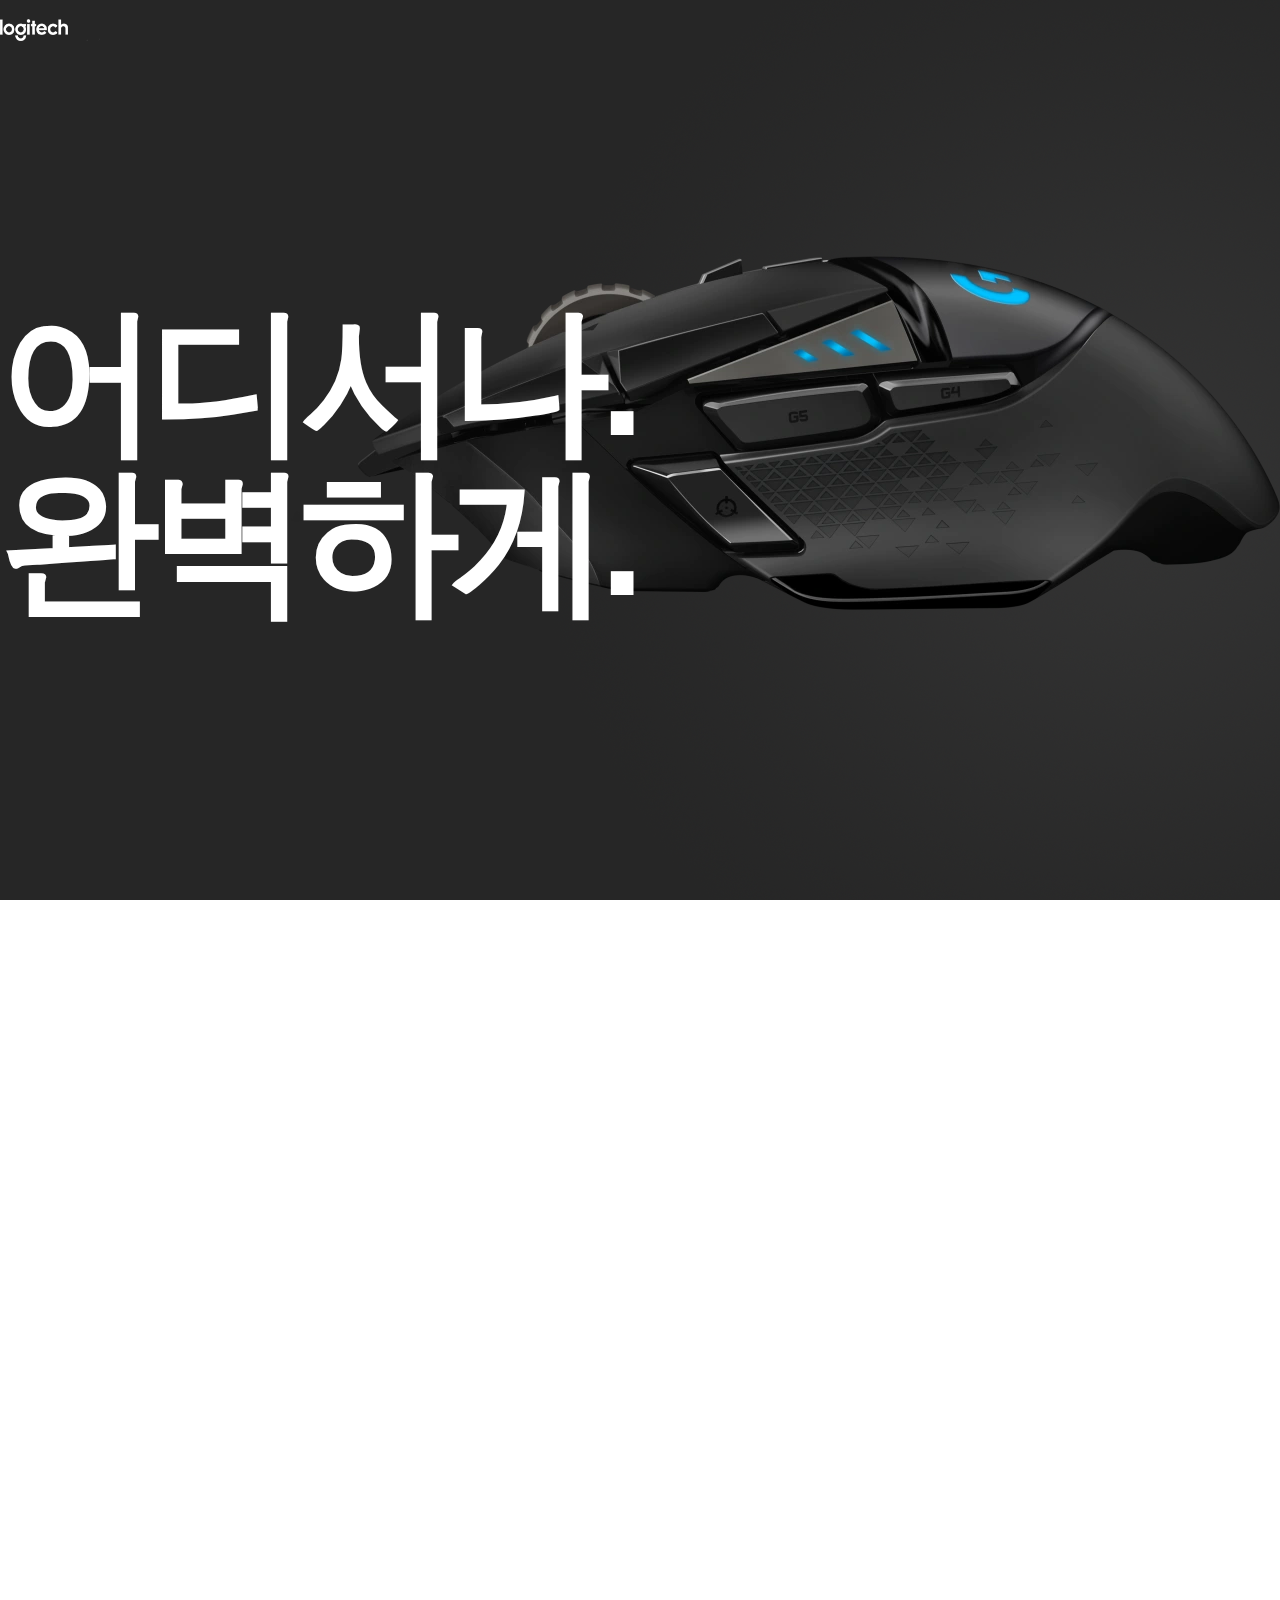
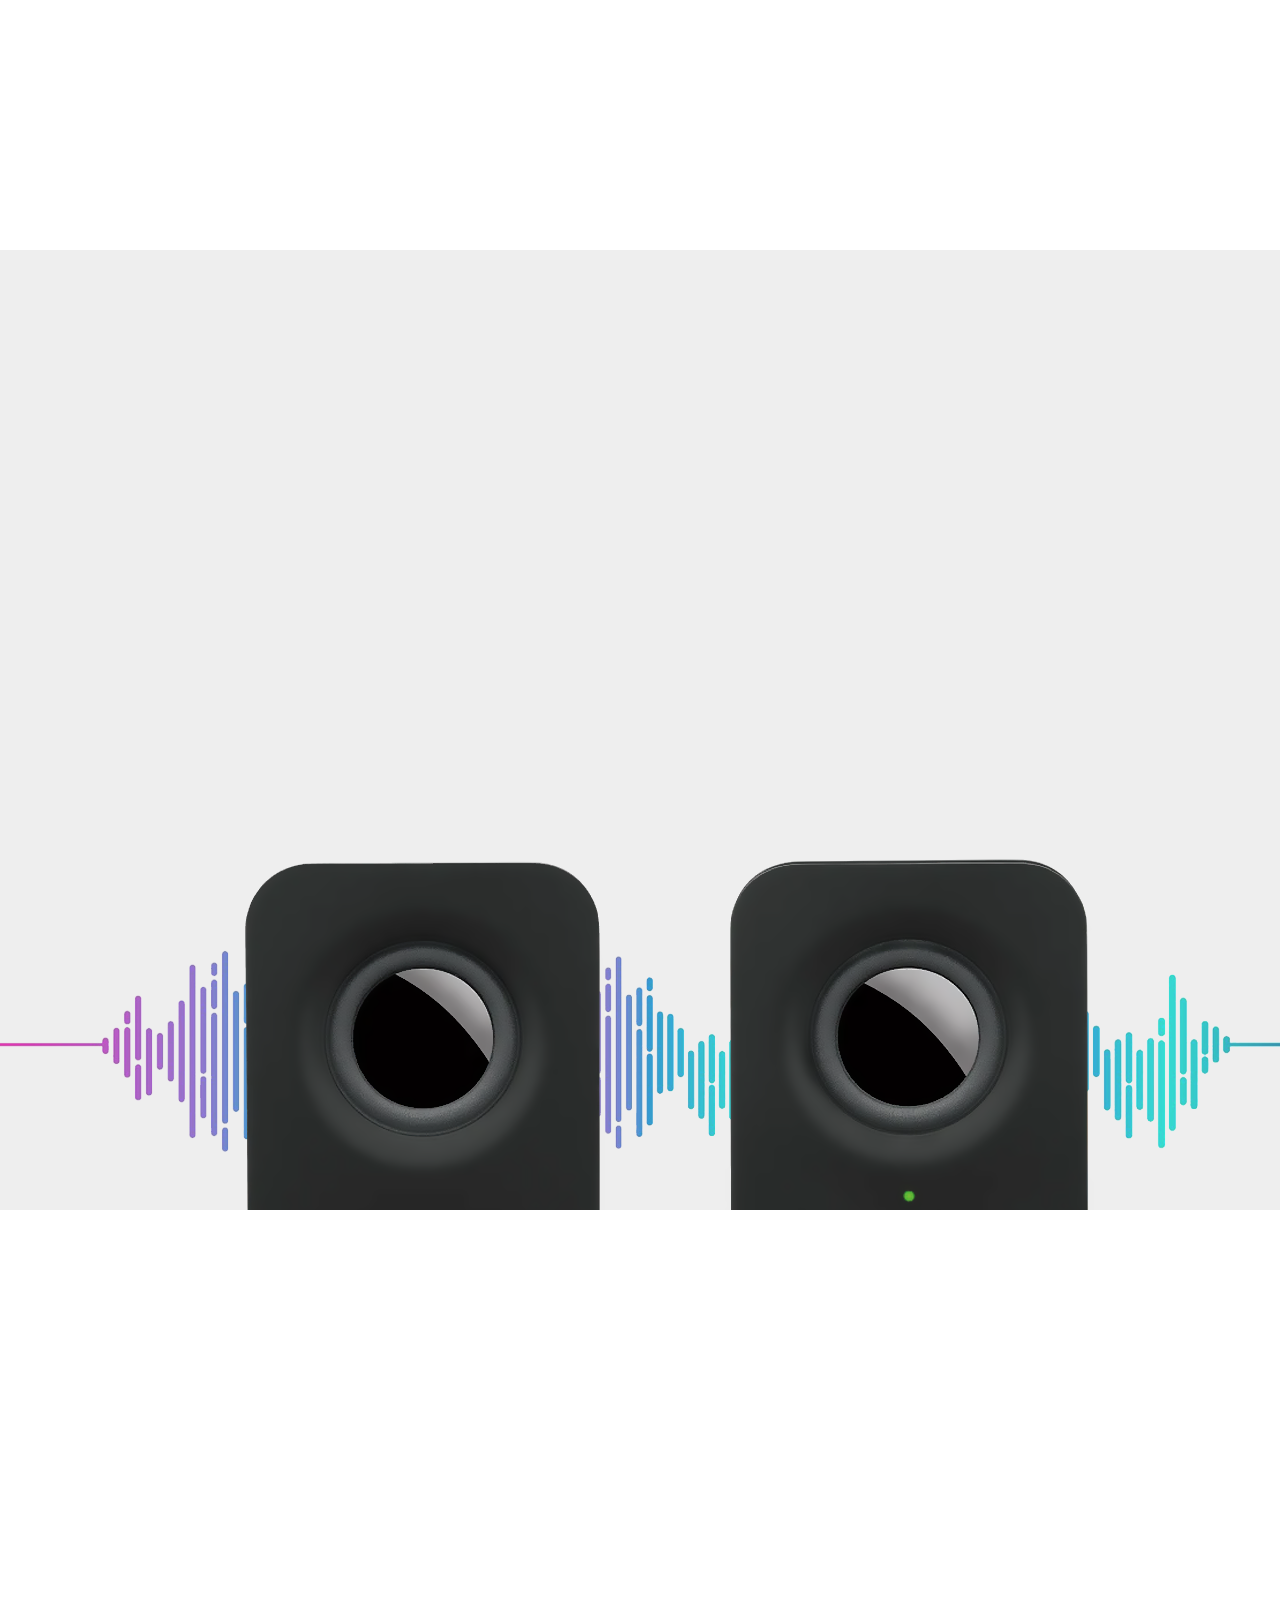
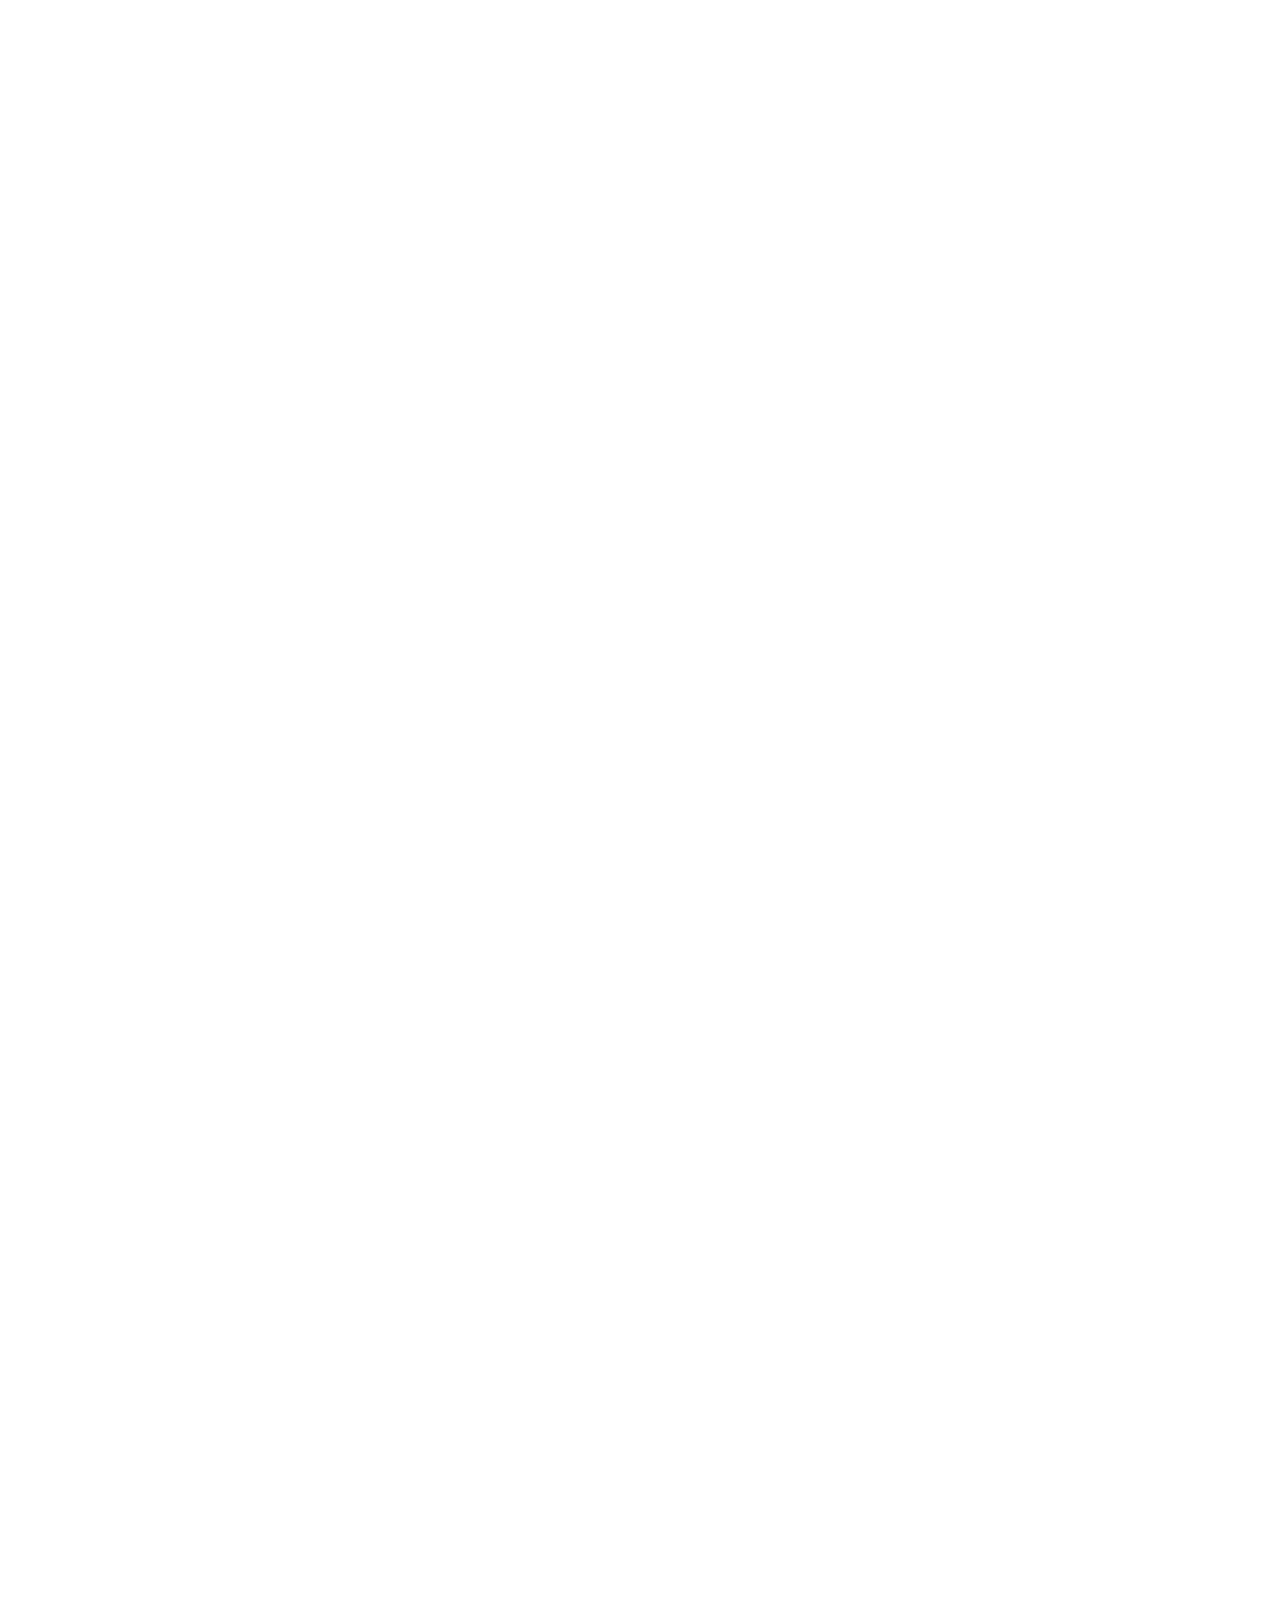
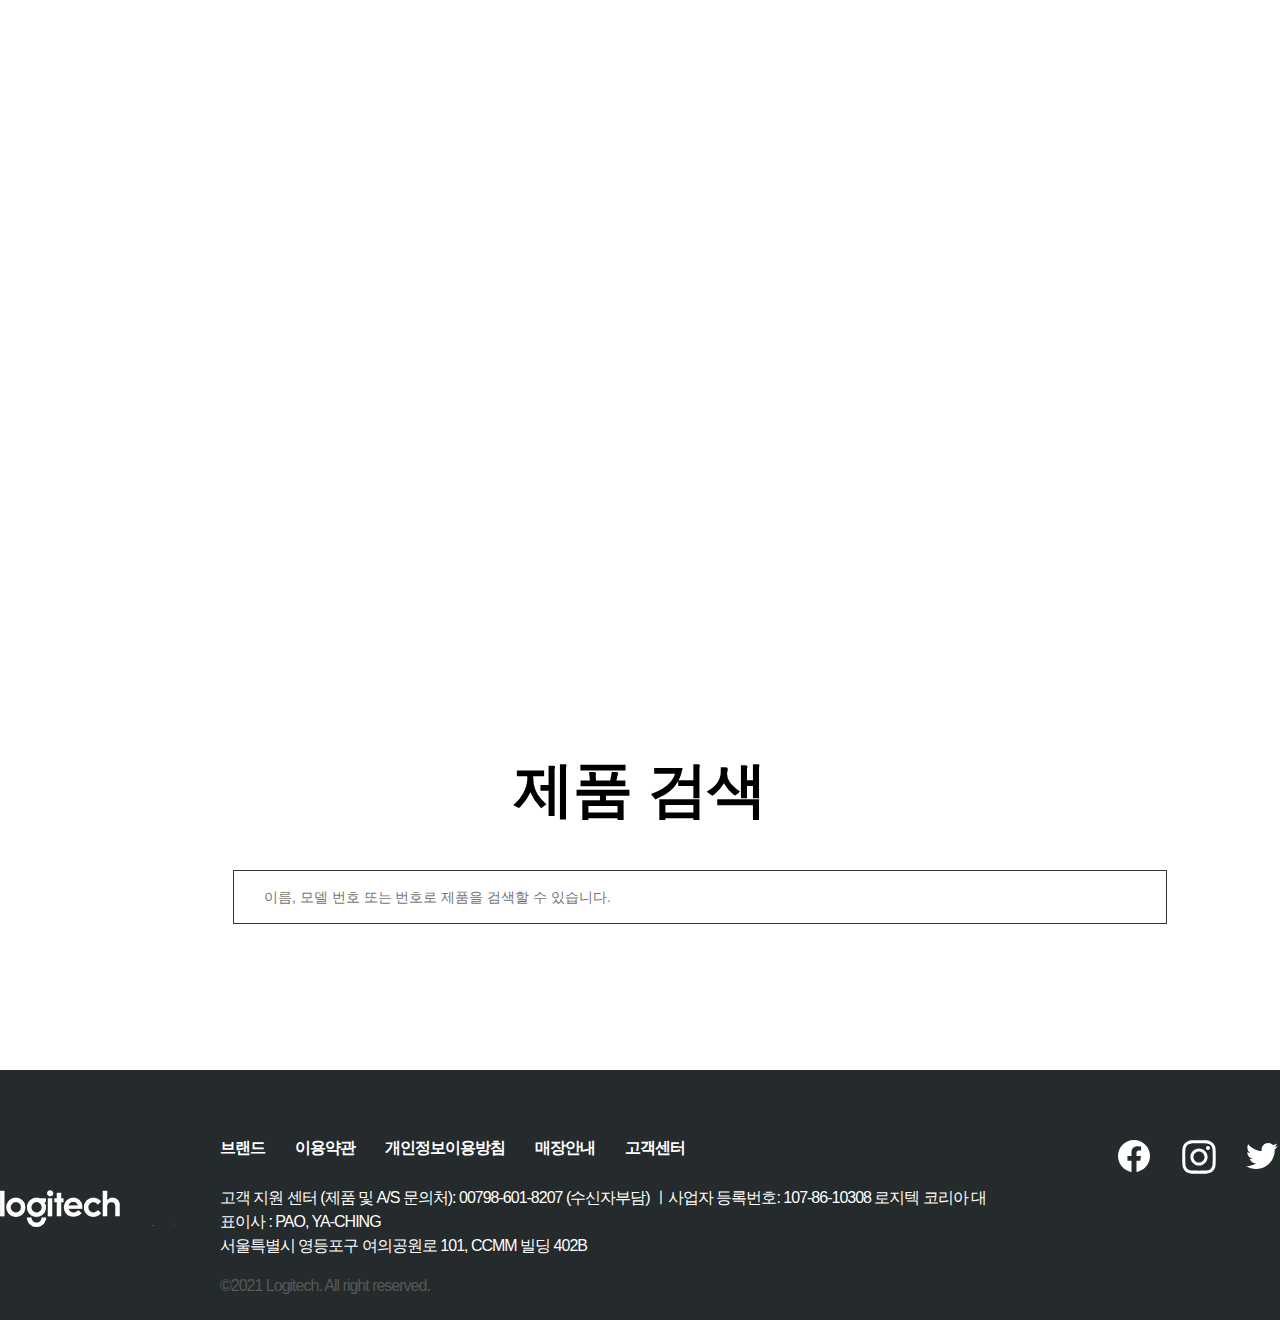
<file: index.html>
<!DOCTYPE html>
<html>
<head>
    <meta charset="UTF-8">
    <meta http-equiv="X-UA-Compatible" content="IE=edge">
    <meta name="viewport" content="width=device-width, initial-scale=1.0">
    <title>Logitech</title>

    <link rel="stylesheet" href="css/reset.css">
    <link rel="stylesheet" href="css/common.css">
    <link rel="stylesheet" href="css/index.css">
    <script src="https://ajax.googleapis.com/ajax/libs/jquery/3.6.0/jquery.min.js"></script>
    <script src="js/index.js"></script>


</head> 

<body>
    
    <div class="wrap">

        <header>

            <div class="in_header">
                <div class="logo"><a href="index.html"><img src="img/logo_w.png" alt="logo"></a></div>

                <p="menu_wrap">

                    <input type="checkbox" id="menu_btn">
                    <label for="menu_btn">
                        <div class="ham_btn">
                            <img src="img/ham_w.png" alt="menu">
                        </div>
                    </label>

                    <div class="ham_wrap">

                        <ul class="ham_menu_wrap"> 

                            <li>
                                <a href="sub/01_product/product.html">product</a>
                            </li>
    
                            <li>
                                <a href="sub/02_business/business.html">business</a>
                            </li>
    
                            <li>
                                <a href="sub/03_program/program.html">program</a>
                            </li>
    
                            <li>
                                <a href="sub/04_support/support.html">support</a>
                            </li>
    
                        </ul>

                    </div>

                </p>

            </div>

        </header>

        <section class="section_1">
            <div class="container">
                <div class="sec_g">
                    <p class="title">어디서나.<br>완벽하게.</p>
                    <div class="tit_img right"><img src="img/sec1_mouse.png" alt="mouse"></div>
                </div> 
            </div>
        </section>

        <section class="section_2 up1">
            <div class="container">
                <div class="product1">
                    <div class="product1_desc">
                        <h2>로지텍의 <span class="color">무선</span> 키보드</h2>
                        <p class="text1">뛰어난 내구성, 모던한 알루미늄 프레임, 컴팩트한  디자인,<br> 
                            당신이 찾던 기계식 키보드의 모든 것을 담았습니다.</p>
                        <p class="btn"><a href="#">More →</a></p>
                    </div>
                    <div class="product1_img"><a href="#"><img src="img/keyb.png" alt="story"></a></div>
                </div>
            </div>
        </section>

        <section class="section_3">
            <div class="container">
                <div class="product2">
                    <div class="product2_desc">
                        <h2>컴팩트한 디자인, <span class="color">선명한</span> 사운드</h2>
                        <p class="text1">선명한 사운드를 제공하며 컴팩트 디자인으로 작은 공간에도 쉽게 배치할 수 있습니다.</p>
                        <p class="btn2"><a href="#">More →</a></p>
                    </div>
                </div>
            </div>
        </section>

        <section class="section_4 up2">
            <div class="container">
                <div class="product1">
                    <div class="product4_img"><a href="#"><a href="#"><img src="img/headp.png" alt="story"></a></div>
                    <div class="product1_desc">
                        <h2>로지텍의 <span class="color">무선</span> 헤드셋</h2>
                        <p class="text1">주변의 소음을 줄여주는 액티브 노이즈 캔슬링 기능을 갖춘<br>
                            헤드셋을 통해 업무에 집중하고 더 많은 업무를 수행할 수 있습니다.</p>
                        <p class="btn"><a href="#">More →</a></p>
                    </div>
                </div>
            </div>
        </section>

        <section class="section_5">
            <p class="sec5_title">BETTER BUSINESS</p>
            <p class="sec5_btn"><a href="#">WATCH MORE</a></p>
        </section>

        <section class="section_6 up3">
            <div class="container">
                <div class="product1">
                    <div class="product6_img"><a href="#"><a href="#"><img src="img/supp.png" alt="support"></a></div>
                    <div class="product1_desc">
                        <h2>로지텍의 <span class="color">로지텍</span> 지원</h2>
                        <p class="text1">로지텍은 더 나은 서비스를 제공하고자 노력합니다.<br>
                            문제를 쉽고 빠르게 해결하기 위한 시스템과 솔루션을 이용해 보세요.</p>
                        <p class="btn"><a href="#">More →</a></p>
                    </div>
                </div>
            </div>
        </section>

        <section class="section_7">
            <div class="container">
                <h2>제품 검색</h2>
                <div class="sear">
                    <input type="text" placeholder="이름, 모델 번호 또는 번호로 제품을 검색할 수 있습니다.">
                    <button>search</button>
                </div>
            </div>
        </section>

        <footer>
            <div class="footer_inner">
                <div class="footer_logo">
                    <img src="img/footer_logo.png" alt="footer logo">
                </div>

                <div class="footer_center">
                    <ul class="footer_list">
                        <li><a href="#">브랜드</a></li>
                        <li><a href="#">이용약관</a></li>
                        <li><a href="#">개인정보이용방침</a></li>
                        <li><a href="#">매장안내</a></li>
                        <li><a href="#">고객센터</a></li>
                    </ul>

                    <address>고객 지원 센터 (제품 및 A/S 문의처): 00798-601-8207 (수신자부담) ㅣ사업자 등록번호: 107-86-10308
                            로지텍 코리아 대표이사 : PAO, YA-CHING<br>서울특별시 영등포구 여의공원로 101, CCMM 빌딩 402B</address>
                    <p class="copy">©2021 Logitech. All right reserved.</p>
                </div>

                <div class="sns">
                    <ul class="footer_sns">
                        <li><a href="#"><img src="img/facebook.svg" alt="facebook"></a></li>
                        <li><a href="#"><img src="img/instagram.svg" alt="insta"></a></li>
                        <li><a href="#"><img src="img/twitter.svg" alt="twitter"></a></li>
                    </ul>
                </div>
            </div>
        </footer>


    </div>
 


</body>
</html>
</file>
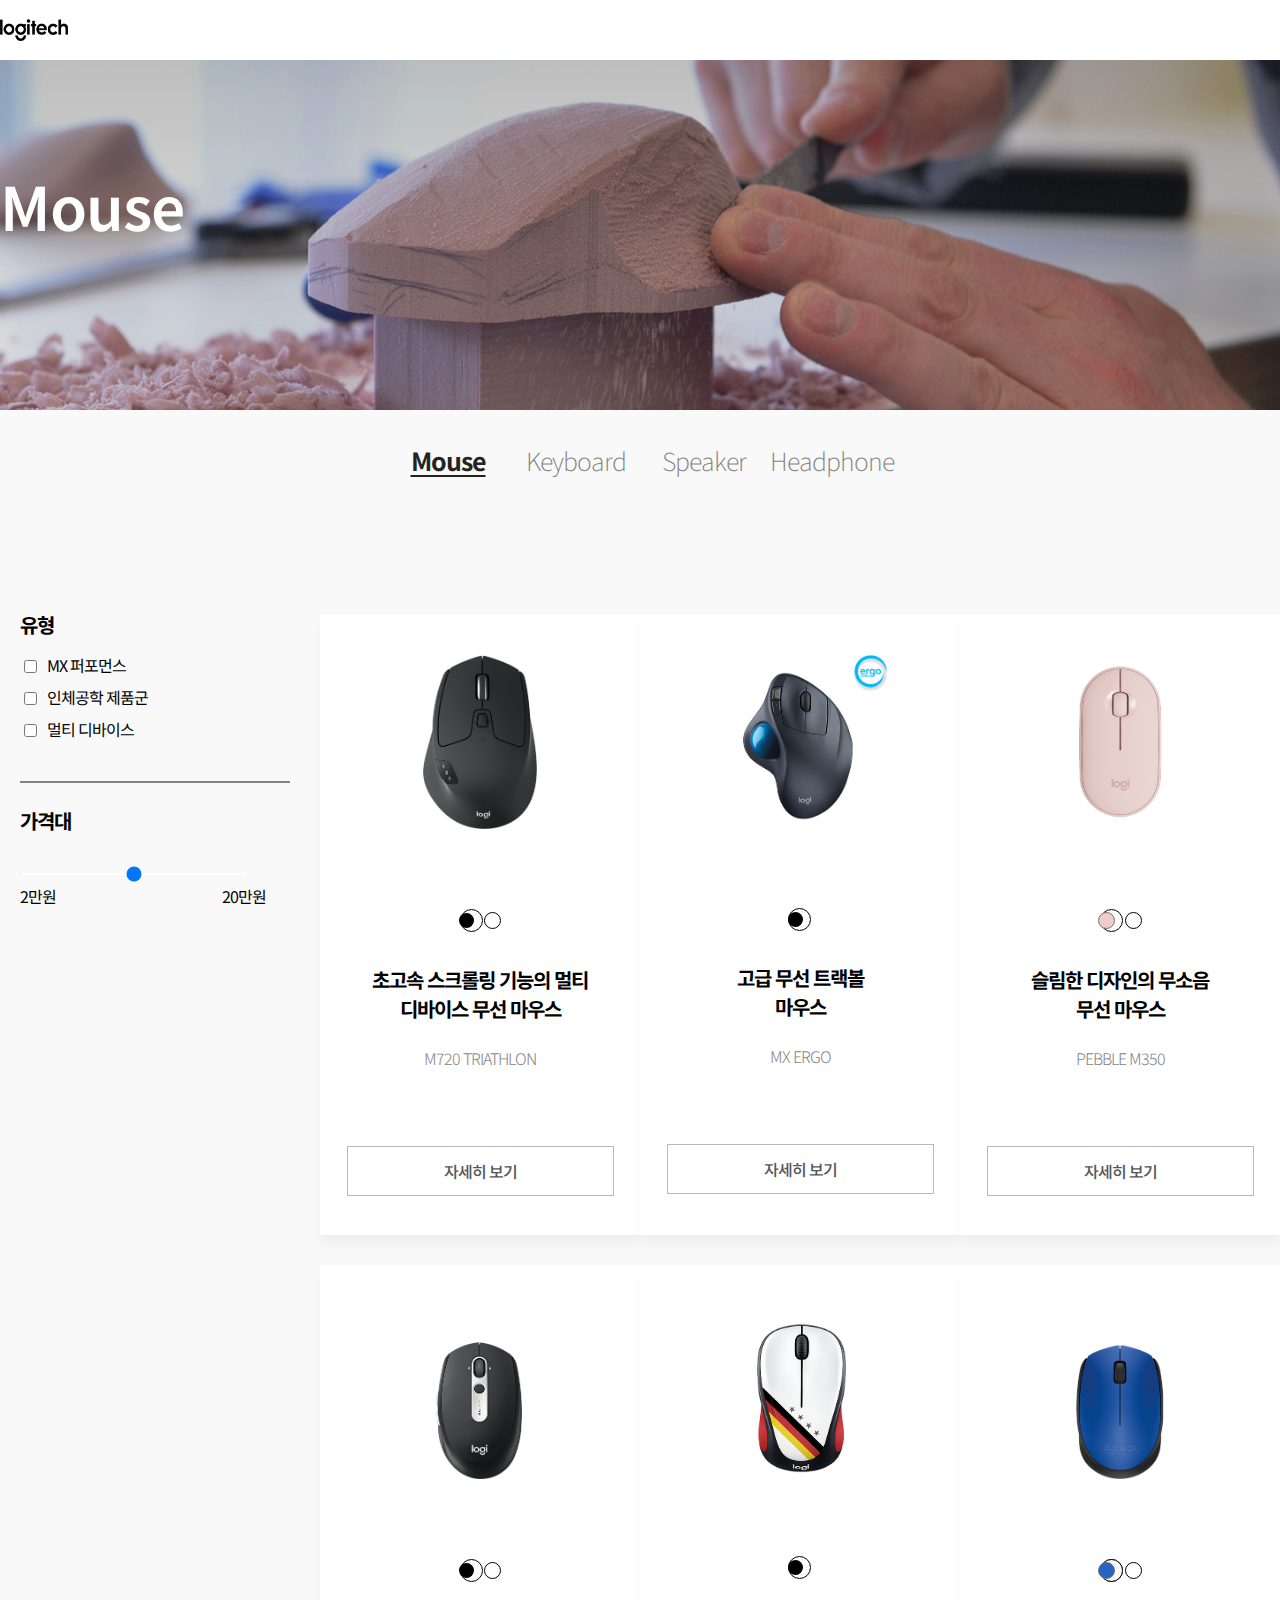
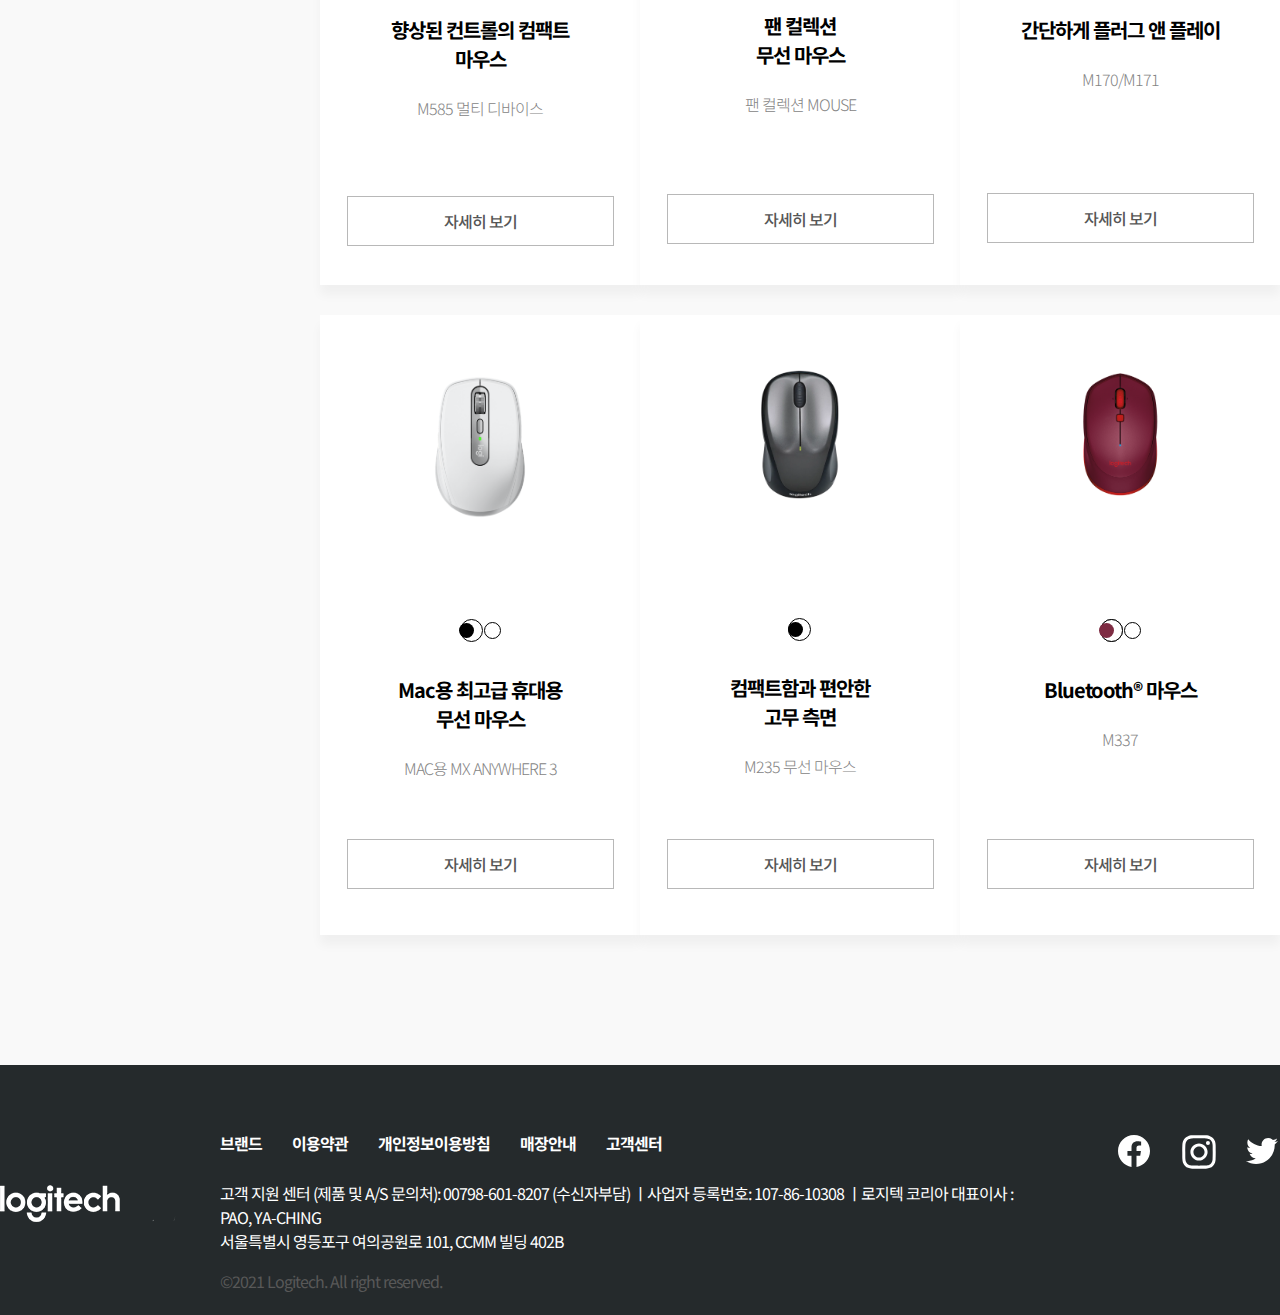
<file: sub/01_product/product.html>
<!DOCTYPE html>
<html lang="">
<head>
    <meta charset="UTF-8">
    <meta http-equiv="X-UA-Compatible" content="IE=edge">
    <meta name="viewport" content="width=device-width, initial-scale=1.0">
    <title>Mouse</title>

    <link href="https://fonts.googleapis.com/css2?family=Noto+Sans+KR:wght@100;300;400;500;700;900&display=swap" rel="stylesheet">
    <link rel="stylesheet" href="css/reset.css">
    <link rel="stylesheet" href="css/common.css">
    <link rel="stylesheet" href="css/index.css">
    <link rel="stylesheet" href="../../css/header.css">
    <link rel="stylesheet" href="../../css/footer.css">
    
</head>
<body>
    
    <div class="wrap">

        <header>

            <div class="in_header">
                <div class="logo"><a href="../../index.html"><img src="../../img/logo.png" alt="logo"></a></div>

                <div class="btn_wrap">

                    <input type="checkbox" id="menu_btn">
                    <label for="menu_btn">
                        <div class="ham_btn">
                            <img src="../../img/ham.png" alt="menu">
                        </div>
                    </label>

                    <div class="ham_wrap">

                        <ul class="ham_menu_wrap"> 

                            <li>
                                <a href="../01_product/product.html">product</a>
                            </li>
    
                            <li>
                                <a href="../02_business/business.html">business</a>
                            </li>
    
                            <li>
                                <a href="../03_program/program.html">program</a>
                            </li>
    
                            <li>
                                <a href="../04_support/support.html">support</a>
                            </li>
    
                        </ul>

                    </div>

                </div>

            </div>

        </header>


        <section class="section_1">
    

                <div class="container">

                    <div class="title_wrap_1">
                       <a href="../mouse/mouse.html"> <h1>Mouse</h1> </a>
                    </div>

                </div>

        </section>

        <!-- section_1 end -->


        

        <section class="section_2">


            <div class="container">

 


            


                <div class="menu_wrap">

                    <a href="../01_product/product.html"><label for="tab_1"  class="menu_1">Mouse</label>  </a> 
                    <a href="../01_product/02_keyboard/keyboard.html"><label for="tab_2"  class="menu_2"> Keyboard</label></a>
                     <a href="../01_product/03_speaker/speaker.html"><label for="tab_3"  class="menu_3"> Speaker</label></a>
                     <a href="../01_product/04_headphone/headphone.html"><label for="tab_4"  class="menu_4"> Headphone</label></a>
        
                </div>


            


            </div>

        </section>

        <!-- section_2 end -->


        <section class="section_3">


            <div class="container">

                    <div class="container_1">


                        <div class="con_1">

                                <h1>유형</h1>

                                
                                <div class="button">      
                                    
                                    <form action="http://naver.com" method="GET">
                                    <input type="checkbox" id="btn" />
                                    <label for="btn">MX 퍼포먼스</label><br><br>

                                    <input type="checkbox" id="btn_2" />
                                    <label for="btn_2">인체공학 제품군</label><br><br>

                                    <input type="checkbox" id="btn_3" />
                                    <label for="btn_3">멀티 디바이스</label><br><br>
                                    </form>

                                </div>   

                                <div class="border"></div>


                                <h1>가격대</h1>

                                <div class="main">
                                    <input type="range" min="0" max="100" value="50" id="slider">
                                  
                                </div>

                                <div class="cash">
                                    <h1>2만원</h1>
                                    <h1>20만원</h1>
                                </div>


                        </div>



                    </div>

                    <div class="container_2">


                        <div class="con_2">
                        
                            <div class="pro_1 pro">

                               <a href="https://www.logitech.com/ko-kr/products/mice/m720-triathlon.910-004793.html?crid=7"> <div class="img_box"> 

                                </div></a>

                                <div class="color_1">
                                    <div class="black"></div>
                                    <div class="black_inner"></div>

                                    <div class="white"></div>
                                </div>


                                <a href="https://www.logitech.com/ko-kr/products/mice/m720-triathlon.910-004793.html?crid=7">

                                <h3>
                                    초고속 스크롤링 기능의 멀티<br> 디바이스 
                                    무선 마우스
                                </h3>

                                <h6>M720 TRIATHLON</h6>



                                </a>


                                <div class="search_btn">
                                    <a href="https://www.logitech.com/ko-kr/products/mice/m720-triathlon.910-004793.html?crid=7">
                                    <p>자세히 보기</p>
                                    </a>
                                </div>

                            </div>

                            <div class="pro_2 pro">
                               <a href="https://www.logitech.com/ko-kr/product/wireless-trackball-m570?crid=7"><div class="img_box">

                                </div> </a> 

                                <div class="color_2">
                                    <div class="black"></div>
                                    <div class="black_inner"></div>

                          
                                </div>

                                <a href="https://www.logitech.com/ko-kr/product/wireless-trackball-m570?crid=7">

                                <h3>
                                    고급 무선 트랙볼 <br>
                                    마우스
                                </h3>

                                <h6>MX ERGO</h6>

                                </a>


                                <div class="search_btn">

                                    <a href="https://www.logitech.com/ko-kr/product/wireless-trackball-m570?crid=7">

                                    <p>자세히 보기</p>

                                    </a>

                                </div>
                            </div>


                            <div class="pro_3 pro">
                                <a href="https://www.logitech.com/ko-kr/products/mice/m350-pebble-wireless-mouse.html?crid=7"><div class="img_box">

                                </div> </a> 

                                <div class="color_3">
                                    

                                    <div class="pink"></div>
                                    <div class="pink_inner"></div>

                                    <div class="white"></div>
                                    <div class="blue"></div>
                                    <div class="green"></div>

                                </div>

                                <a href="https://www.logitech.com/ko-kr/products/mice/m350-pebble-wireless-mouse.html?crid=7">

                                <h3>
                                    슬림한 디자인의 무소음 <br>
                                    무선 마우스
                                </h3>

                                <h6> PEBBLE M350
                                </h6>

                                 </a>


                                <div class="search_btn">


                                    <a href="https://www.logitech.com/ko-kr/products/mice/m350-pebble-wireless-mouse.html?crid=7">

                                    <p>자세히 보기</p>


                                    </a>

                                </div>
                            </div>

                        </div>


                    </div>

            </div>





        </section>

               <!-- section_3 end -->




        <section class="section_4">

            <div class="container">

                <div class="container_4">

                    <div class="con_4">

                                <div class="pro_4 pro">

                                    <a href="https://www.logitech.com/ko-kr/products/mice/m585-wireless-mouse.910-005111.html?crid=7"><div class="img_box">

                                    </div> </a> 

                                    <div class="color_1">
                                        <div class="black"></div>
                                        <div class="black_inner"></div>

                                        <div class="white"></div>
                                    </div>


                                    <a href="https://www.logitech.com/ko-kr/products/mice/m585-wireless-mouse.910-005111.html?crid=7">

                                    <h3>
                                        향상된 컨트롤의 컴팩트 <br>
                                        마우스
                                    </h3>

                                    <h6>M585 멀티 디바이스</h6>


                                     </a>


                                   


                                    <div class="search_btn">

                                        <a href="https://www.logitech.com/ko-kr/products/mice/m585-wireless-mouse.910-005111.html?crid=7">

                                        <p>자세히 보기</p>

                                    </a>
    
                                    </div>

                                </div>

                                <div class="pro_5 pro">
                                    <a href="https://www.logitech.com/ko-kr/products/mice/m238-fan-collection-mouse.910-005409.html?crid=7"><div class="img_box">

                                    </div> </a> 

                                    <div class="color_2">
                                        <div class="black"></div>
                                        <div class="black_inner"></div>

                            
                                    </div>


                                    <a href="https://www.logitech.com/ko-kr/products/mice/m238-fan-collection-mouse.910-005409.html?crid=7">

                                    <h3>
                                        팬 컬렉션<br>
                                        무선 마우스
                                    </h3>

                                    <h6>팬 컬렉션 MOUSE</h6>
                                 </a>

                                   
                                    <div class="search_btn">
                                        <a href="https://www.logitech.com/ko-kr/products/mice/m238-fan-collection-mouse.910-005409.html?crid=7">
                                        <p>자세히 보기</p>
                                            
                                     </a>
                                    </div>

                                </div>


                                <div class="pro_6 pro">
                                    <a href="https://www.logitech.com/ko-kr/products/mice/m170-m171-wireless-mouse.910-004661.html?crid=7"><div class="img_box">

                                    </div> </a> 

                                    <div class="color_3">
                                        <div class="pink"></div>

                                        <div class="navy"></div>
                                        <div class="navy_inner"></div>

                                        <div class="white"></div>
                                        <div class="blue"></div>

                                    </div>


                                    <a href="https://www.logitech.com/ko-kr/products/mice/m170-m171-wireless-mouse.910-004661.html?crid=7">

                                    <h3>
                                        간단하게 플러그 앤 플레이
                                    </h3>

                                    <h6>M170/M171 </h6>
                                </a>


                                    <div class="search_btn">
                                        <a href="https://www.logitech.com/ko-kr/products/mice/m170-m171-wireless-mouse.910-004661.html?crid=7">
                                        <p>자세히 보기</p>
                                    </a>
                                    </div>



                                   
                                </div>

                            </div>

                    </div>

                </div>

            </div>



        </section>

             <!-- section_4 end -->
       



        <section class="section_5">


            <div class="container">

                <div class="container_5">

                    <div class="con_5">

                                <div class="pro_7 pro">

                                    <a href="https://www.logitech.com/ko-kr/products/mice/mx-anywhere-3-mac.html?crid=7"><div class="img_box">

                                    </div> </a> 

                                    <div class="color_1">
                                        <div class="black"></div>
                                        <div class="black_inner"></div>

                                        <div class="white"></div>
                                    </div>

                                    <a href="https://www.logitech.com/ko-kr/products/mice/mx-anywhere-3-mac.html?crid=7">

                                    <h3>
                                        Mac용 최고급 휴대용 <br>
                                        무선 마우스
                                    </h3>

                                    <h6>MAC용 MX ANYWHERE 3</h6>
                                 </a>


                                    <div class="search_btn">
                                        <a href="https://www.logitech.com/ko-kr/products/mice/mx-anywhere-3-mac.html?crid=7">

                                        <p>자세히 보기</p>
                                    </a>
                                    </div>





                              

                                </div>

                                <div class="pro_8 pro">
                                    <a href="https://www.logitech.com/ko-kr/products/mice/m186-wireless-mouse.html?crid=7"><div class="img_box">

                                    </div> </a> 

                                    <div class="color_2">
                                        <div class="black"></div>
                                        <div class="black_inner"></div>

                            
                                    </div>

                                    <a href="https://www.logitech.com/ko-kr/products/mice/m186-wireless-mouse.html?crid=7">

                                    <h3>
                                        컴팩트함과 편안한 <br>
                                        고무 측면
                                    </h3>

                                    <h6>M235 무선 마우스</h6>

                                </a>


                                    <div class="search_btn">
                                        <a href="https://www.logitech.com/ko-kr/products/mice/m186-wireless-mouse.html?crid=7">
                                        <p>자세히 보기</p>
                                    </a>
                                    </div>



                                   
                                </div>


                                <div class="pro_9 pro">
                                    <a href="https://www.logitech.com/ko-kr/products/mice/m337-bluetooth-mouse.html?crid=7"><div class="img_box">

                                    </div> </a> 

                                    <div class="color_3">
                                        <div class="pink"></div>

                                        <div class="red"></div>
                                        <div class="red_inner"></div>

                                        <div class="white"></div>
                                        <div class="blue"></div>

                                    </div>

                                    <a href="https://www.logitech.com/ko-kr/products/mice/m337-bluetooth-mouse.html?crid=7">

                                    <h3>
                                        Bluetooth® 마우스
                                    </h3>

                                    <h6>M337</h6>
                                </a>

                                    <div class="search_btn">
                                        <a href="https://www.logitech.com/ko-kr/products/mice/m337-bluetooth-mouse.html?crid=7">
                                        <p>자세히 보기</p>
                                            
                                    </a>
                                    </div>




                                </div>

                            </div>

                    </div>

                </div>

            </div>

        </section>

        

        <footer>
            <div class="footer_inner">
                <div class="footer_logo">
                    <img src="../../img/footer_logo.png" alt="footer logo">
                </div>

                <div class="footer_center">
                    <ul class="footer_list">
                        <li><a href="#">브랜드</a></li>
                        <li><a href="#">이용약관</a></li>
                        <li><a href="#">개인정보이용방침</a></li>
                        <li><a href="#">매장안내</a></li>
                        <li><a href="#">고객센터</a></li>
                    </ul>

                    <address>고객 지원 센터 (제품 및 A/S 문의처): 00798-601-8207 (수신자부담) ㅣ사업자 등록번호: 107-86-10308
                            ㅣ로지텍 코리아 대표이사 : PAO, YA-CHING<br>
                            서울특별시 영등포구 여의공원로 101, CCMM 빌딩 402B</address>
                    <p class="copy">©2021 Logitech. All right reserved.</p>
                </div>

                <div class="sns">
                    <ul class="footer_sns">
                        <li><a href="#"><img src="../../img/facebook.svg" alt="facebook"></a></li>
                        <li><a href="#"><img src="../../img/instagram.svg" alt="insta"></a></li>
                        <li><a href="#"><img src="../../img/twitter.svg" alt="twitter"></a></li>
                    </ul>
                </div>
            </div>
        </footer>
        <!-- footer end -->

    </div>

</body>
</html>
</file>
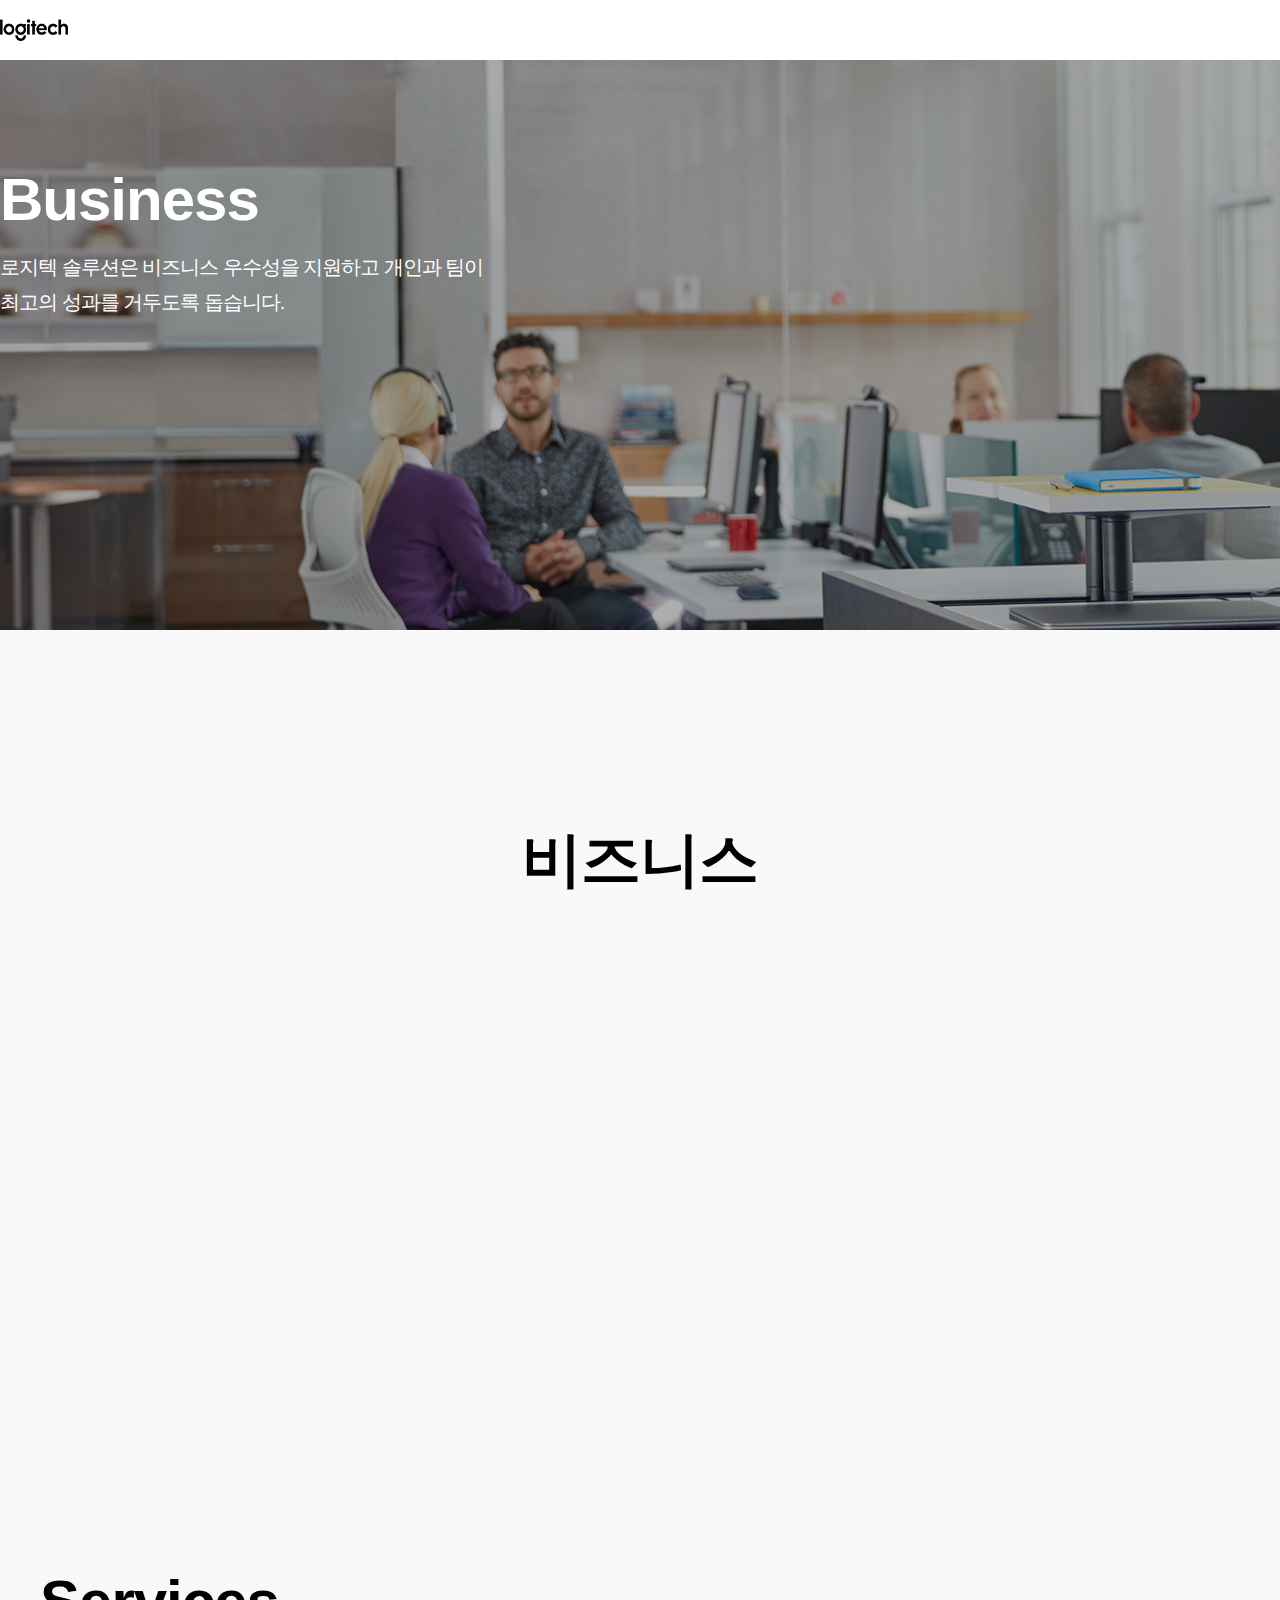
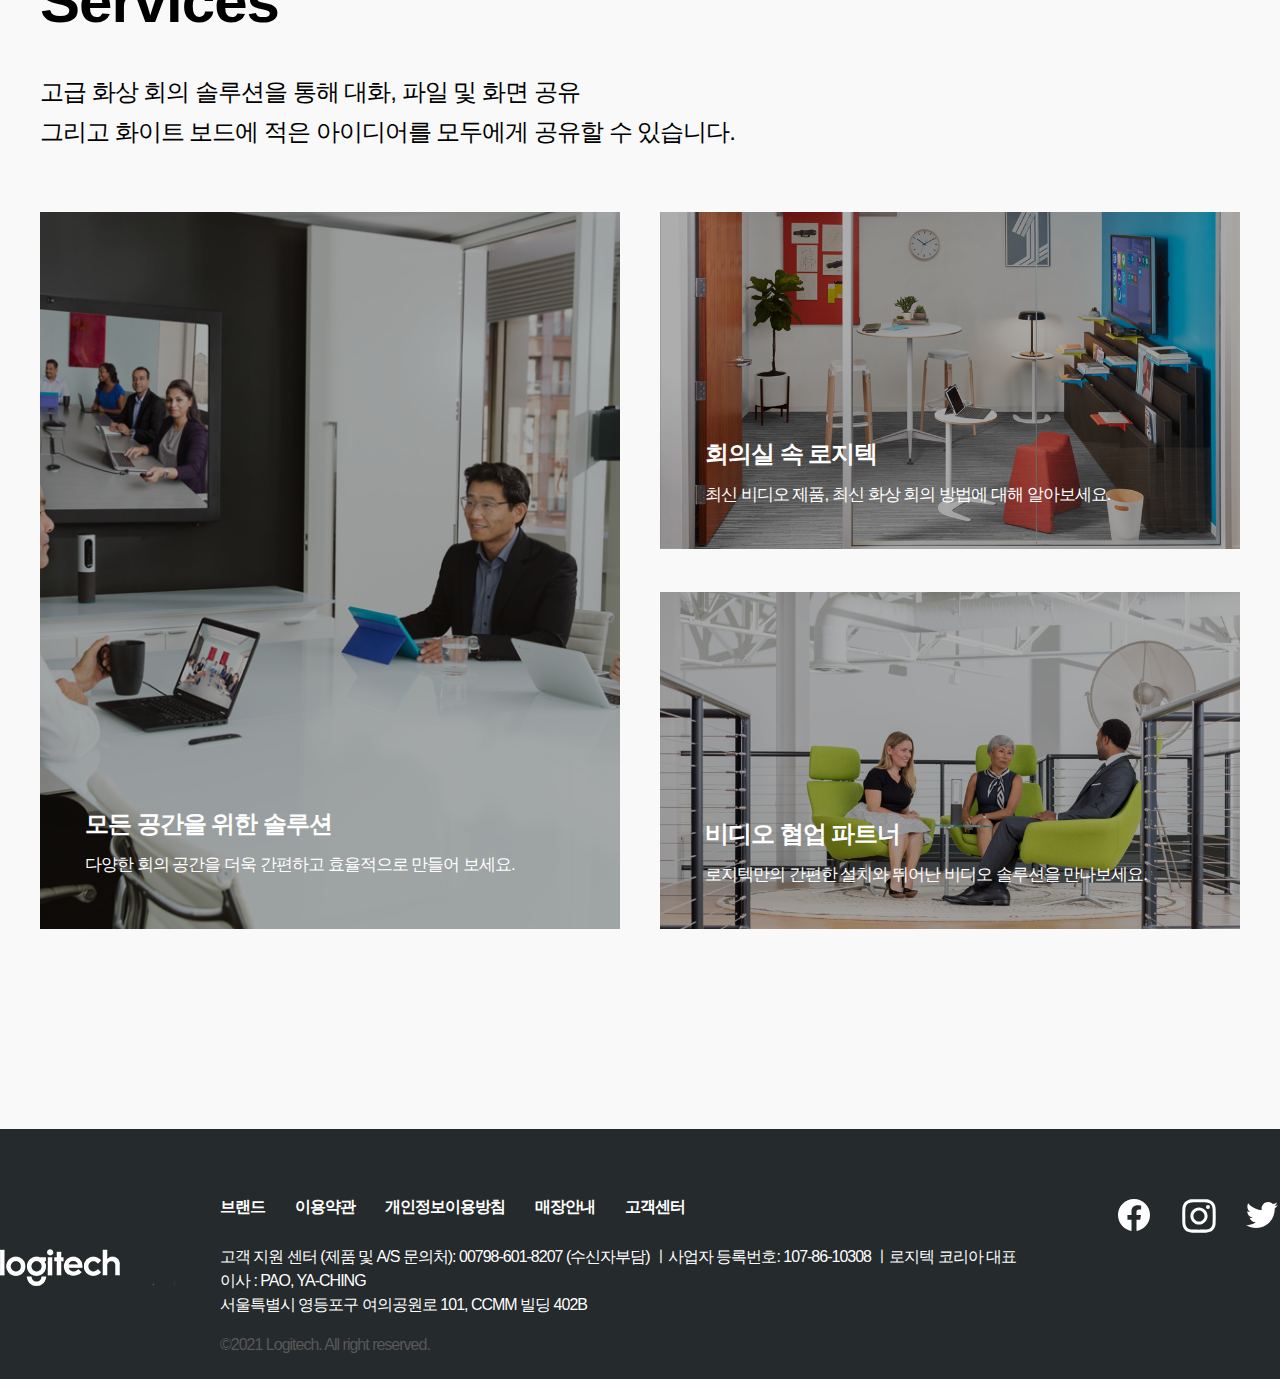
<file: sub/02_business/business.html>
<!DOCTYPE html>
<html>
<head>
    <meta charset="UTF-8">
    <meta http-equiv="X-UA-Compatible" content="IE=edge">
    <meta name="viewport" content="width=device-width, initial-scale=1.0">
    <title>business</title>

    <link rel="stylesheet" href="css/business.css">
    <link rel="stylesheet" href="../../css/reset.css">
    <link rel="stylesheet" href="../../css/common.css">
    <link rel="stylesheet" href="../../css/header.css">
    <link rel="stylesheet" href="../../css/footer.css">
    <script src="https://ajax.googleapis.com/ajax/libs/jquery/3.6.0/jquery.min.js"></script>
    <script src="../02_business/js/bus.js"></script>

</head> 

<body>
    
    <div class="wrap">

        <header>

            <div class="in_header">
                <div class="logo"><a href="../../index.html"><img src="../../img/logo.png" alt="logo"></a></div>

                <div class="btn_wrap">

                    <input type="checkbox" id="menu_btn">
                    <label for="menu_btn">
                        <div class="ham_btn">
                            <img src="../../img/ham.png" alt="menu">
                        </div>
                    </label>

                    <div class="ham_wrap">

                        <ul class="ham_menu_wrap"> 

                            <li>
                                <a href="../01_product/product.html">product</a>
                            </li>
    
                            <li>
                                <a href="../02_business/business.html">business</a>
                            </li>
    
                            <li>
                                <a href="../03_program/program.html">program</a>
                            </li>
    
                            <li>
                                <a href="../04_support/support.html">support</a>
                            </li>
    
                        </ul>

                    </div>

                </div>

            </div>

        </header>
        <!-- header end -->

        <section class="section_1">
            <div class="con_wrap_1">
                <h1>Business</h1>
                <p>로지텍 솔루션은 비즈니스 우수성을 지원하고 개인과 팀이<br>
                최고의 성과를 거두도록 돕습니다.
                </p>
            </div>
        </section>
        <!-- section_1 end -->

        <section class="section_2">

            <div class="con_wrap_2">

                <h1>비즈니스</h1>

                <div class="box_wrap_2">

                    <div class="con_box">
                        <div class="con_img">
                            <img src="img/bus_02.png" alt="img_1">
                        </div>

                        <h4>비디오 협업</h4>
                        <p>우수한 기술로 마치 사람이 앞에 있는<br>
                        것 처럼 들리는 화상회의.</p>
                    </div>
    
                    <div class="con_box">
                        <div class="con_img">
                            <img src="img/bus_03.png" alt="img_2">
                        </div>

                        <h4>비즈니스 웹캠</h4>
                        <p>대면식 회의를 위한 탁월한 비디오 및<br>
                        오디오 기능을 활용할 수 있습니다.</p>
                    </div>
    
                    <div class="con_box">
                        <div class="con_img">
                            <img src="img/bus_04.png" alt="img_3">
                        </div>

                        <h4>이동성</h4>
                        <p>로지텍 태블릿 액세서리는 시간과 장소<br>
                        상관없이 업무를 수행할 수 있습니다.</p>
                    </div>

                </div>

            </div>

        </section>
        <!-- section_2 end -->

        <section class="section_3">

            <div class="con_wrap_3">
                <h1>Services</h1>
                <p>고급 화상 회의 솔루션을 통해 대화, 파일 및 화면 공유<br>
                그리고 화이트 보드에 적은 아이디어를 모두에게 공유할 수 있습니다.</p>
            </div>
          
            <div class="img_wrap_3">

                <a href="https://www.logitech.com/ko-kr/video-collaboration.html">
                    <div class="left">
                        <div class="box_wrap_3">
                            <img src="../02_business/img/bus_05.png" alt="box_1">
                        </div>

                        <div class="txt_wrap_3">
                            <h5>모든 공간을 위한 솔루션</h5>
                            <h6>다양한 회의 공간을 더욱 간편하고 효율적으로 만들어 보세요.</h6>
                        </div>
                            
                    </div>
                </a>

                <div class="right">

                    <a href="https://www.logitech.com/ko-kr/video-collaboration/products">
                        <div class="right_up">
                            <div class="box_wrap_4">
                                <img src="../02_business/img/bus_06.png" alt="box_2">
                            </div>

                            <div class="txt_wrap_4">
                                <h5>회의실 속 로지텍</h5>
                                <h6>최신 비디오 제품, 최신 화상 회의 방법에 대해 알아보세요.</h6>
                            </div>
                        </div>
                    </a>

                    <a href="https://www.logitech.com/ko-kr/video-collaboration/partners.html">
                        <div class="right_do">
                            <div class="box_wrap_5">
                                <img src="../02_business/img/bus_07.png" alt="box_3">
                            </div>

                            <div class="txt_wrap_5">
                                <h5>비디오 협업 파트너</h5>
                                <h6>로지텍만의 간편한 설치와 뛰어난 비디오 솔루션을 만나보세요.</h6>
                            </div>
                        </div>
                    </a>
                    
                </div>

            </div>  

        </section>
        <!-- section_3 end -->

        <footer>
            <div class="footer_inner">
                <div class="footer_logo">
                    <img src="../../img/footer_logo.png" alt="footer logo">
                </div>

                <div class="footer_center">
                    <ul class="footer_list">
                        <li><a href="#">브랜드</a></li>
                        <li><a href="#">이용약관</a></li>
                        <li><a href="#">개인정보이용방침</a></li>
                        <li><a href="#">매장안내</a></li>
                        <li><a href="#">고객센터</a></li>
                    </ul>

                    <address>고객 지원 센터 (제품 및 A/S 문의처): 00798-601-8207 (수신자부담) ㅣ사업자 등록번호: 107-86-10308
                            ㅣ로지텍 코리아 대표이사 : PAO, YA-CHING<br>
                            서울특별시 영등포구 여의공원로 101, CCMM 빌딩 402B</address>
                    <p class="copy">©2021 Logitech. All right reserved.</p>
                </div>

                <div class="sns">
                    <ul class="footer_sns">
                        <li><a href="#"><img src="../../img/facebook.svg" alt="facebook"></a></li>
                        <li><a href="#"><img src="../../img/instagram.svg" alt="insta"></a></li>
                        <li><a href="#"><img src="../../img/twitter.svg" alt="twitter"></a></li>
                    </ul>
                </div>
            </div>
        </footer>
        <!-- footer end -->

    </div>
 


</body>
</html>
</file>
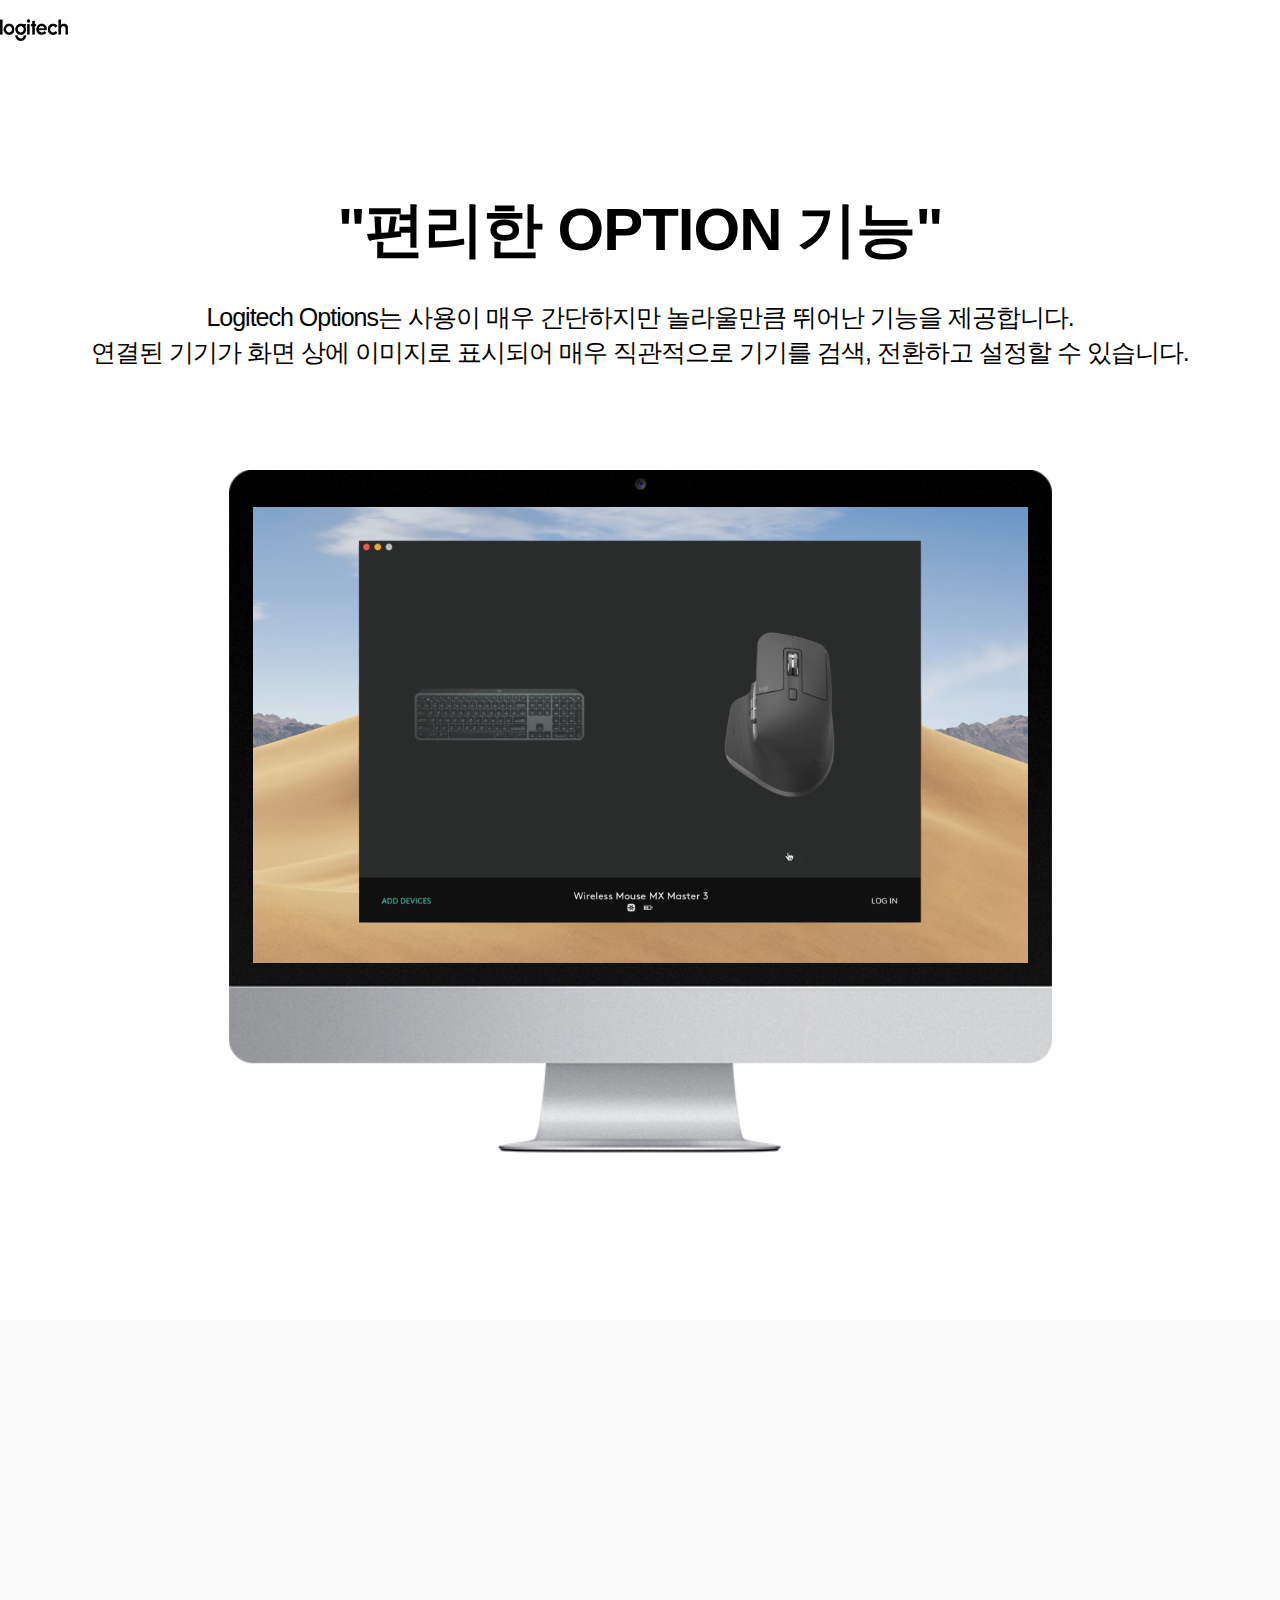
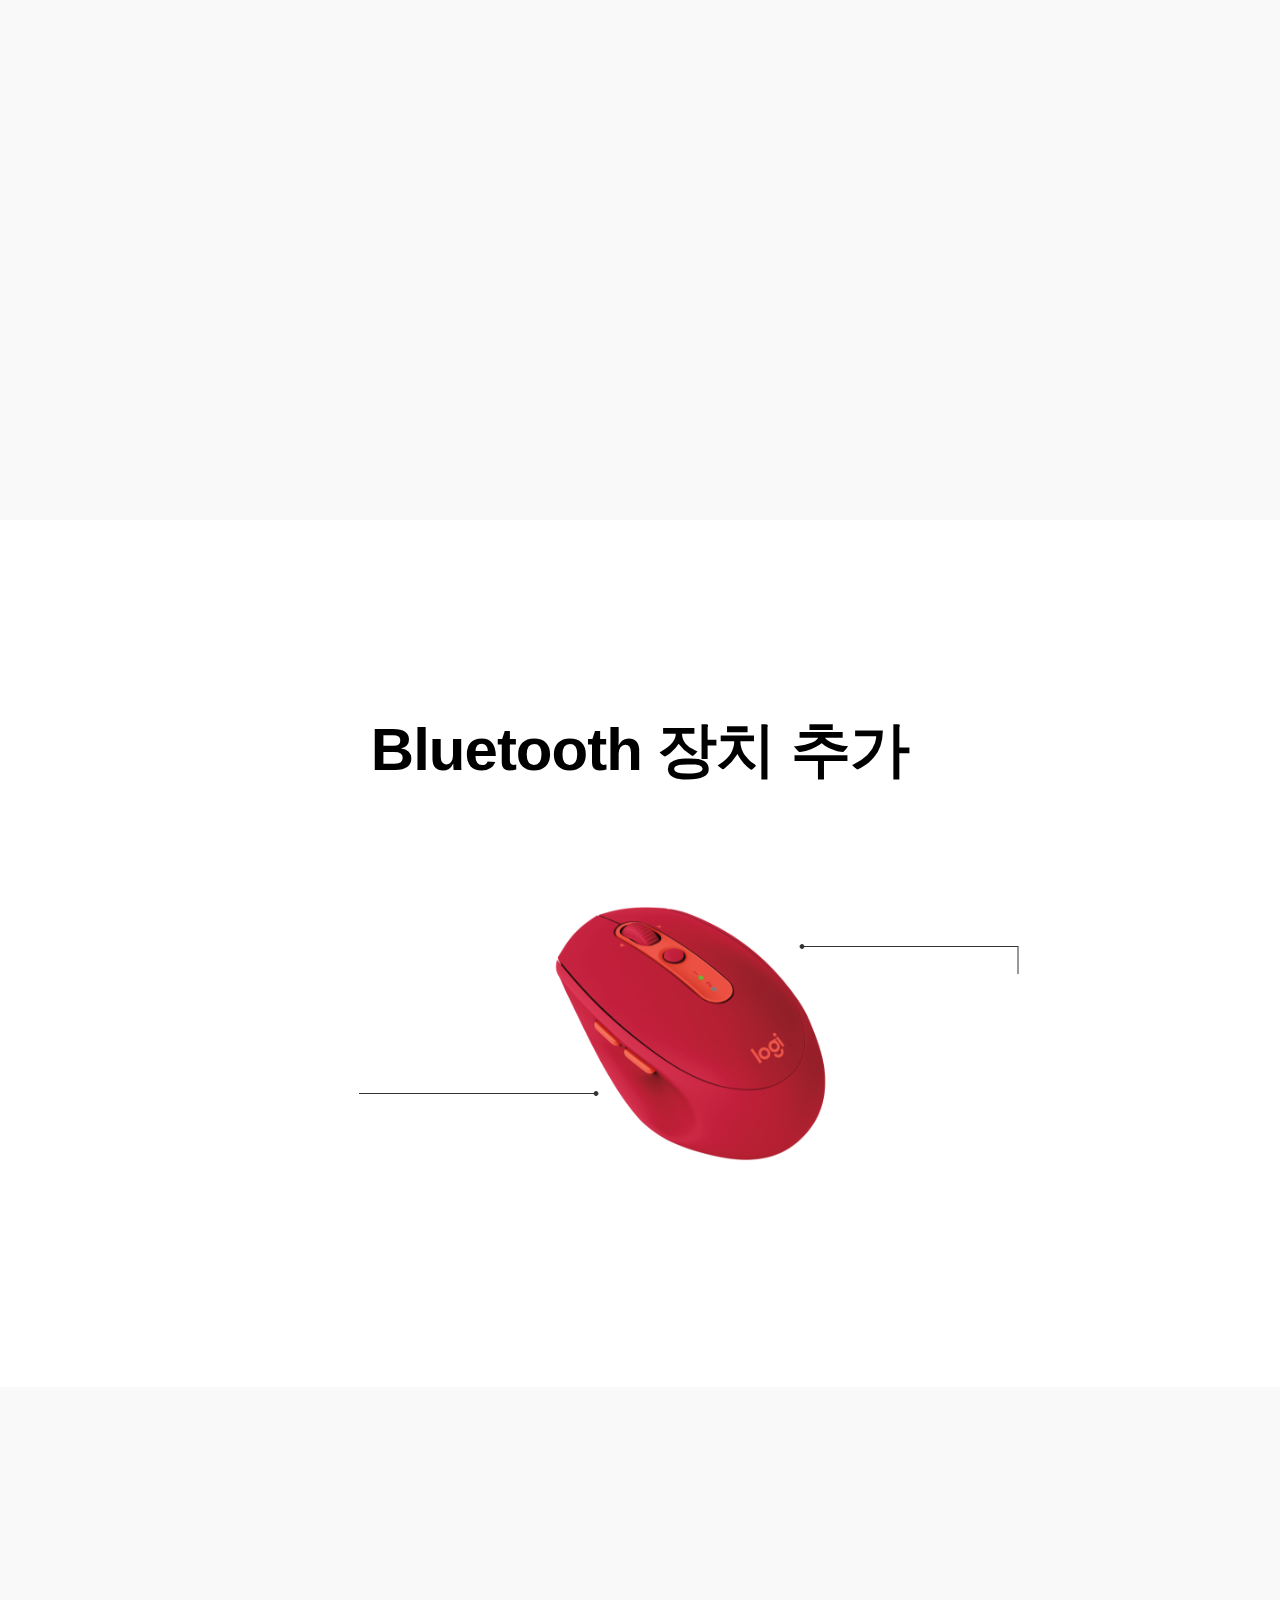
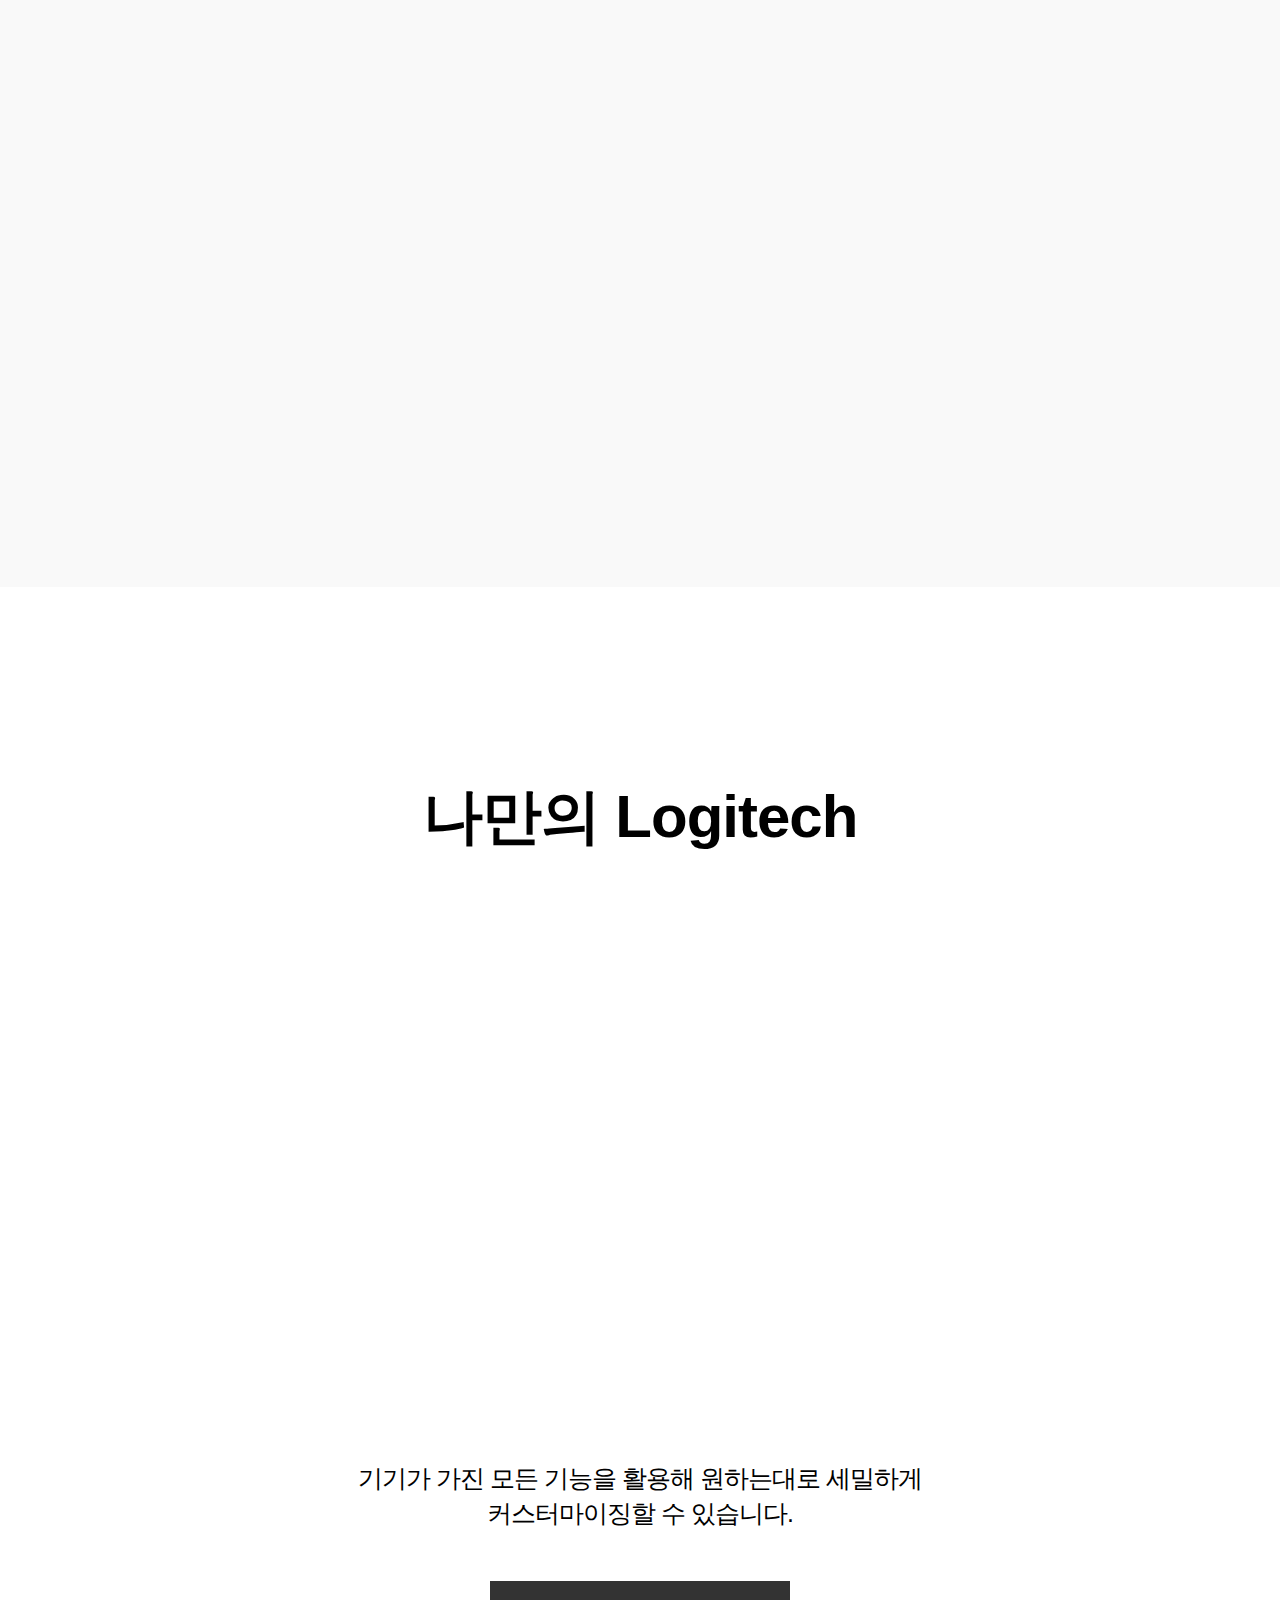
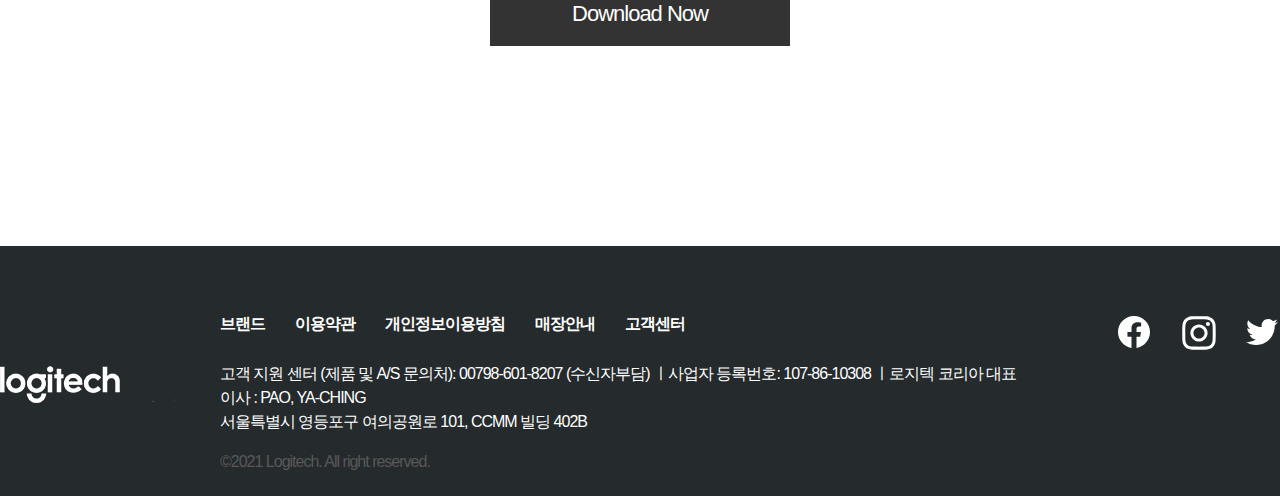
<file: sub/03_program/program.html>
<!DOCTYPE html>
<html>
<head>
    <meta charset="UTF-8">
    <meta http-equiv="X-UA-Compatible" content="IE=edge">
    <meta name="viewport" content="width=device-width, initial-scale=1.0">
    <title>program</title>

    <link rel="stylesheet" href="css/program.css">
    <link rel="stylesheet" href="../../css/reset.css">
    <link rel="stylesheet" href="../../css/common.css">
    <link rel="stylesheet" href="../../css/header.css">
    <link rel="stylesheet" href="../../css/footer.css">
    <script src="https://ajax.googleapis.com/ajax/libs/jquery/3.6.0/jquery.min.js"></script>
    <script src="../03_program/js/pro.js"></script>

</head>

<body>
    
    <div class="wrap">

        <header>

            <div class="in_header">
                <div class="logo"><a href="../../index.html"><img src="../../img/logo.png" alt="logo"></a></div>

                <div class="btn_wrap">

                    <input type="checkbox" id="menu_btn">
                    <label for="menu_btn">
                        <div class="ham_btn">
                            <img src="../../img/ham.png" alt="menu">
                        </div>
                    </label>

                    <div class="ham_wrap">

                        <ul class="ham_menu_wrap"> 

                            <li>
                                <a href="../01_product/product.html">product</a>
                            </li>
    
                            <li>
                                <a href="../02_business/business.html">business</a>
                            </li>
    
                            <li>
                                <a href="../03_program/program.html">program</a>
                            </li>
    
                            <li>
                                <a href="../04_support/support.html">support</a>
                            </li>
    
                        </ul>

                    </div>

                </div>

            </div>

        </header>
        <!-- header end -->
        
        <section class="section_1">
            <div class="con_wrap_1">

                <div class="txt_box_1">
                    <h1>"편리한 OPTION 기능"</h1>
                    <P>Logitech Options는 사용이 매우 간단하지만 놀라울만큼 뛰어난 기능을 제공합니다.<br>
                    연결된 기기가 화면 상에 이미지로 표시되어 매우 직관적으로 기기를 검색, 전환하고 설정할 수 있습니다.</P>
                </div>

                <div class="img_box_1">
                    <img src="../03_program/img/monitor.png" alt="monitor">
                    <div class="video">
                        <video src="../03_program/video/options.mp4" autoplay muted loop></video>
                    </div>
                </div>


            </div>
        </section>
        <!-- section_1 end -->

        <section class="section_2">
            <div class="con_wrap_2">

                <div class="img_box_2">
                    <img src="../03_program/img/box_1.png" alt="con_1">
                </div>

                <div class="txt_wrap_2">
                    <h1>FLOW로 시작</h1>
                    <p>Logitech Options는 사용이 매우 간단하지만<br>
                    놀라울만큼 뛰어난 기능을 제공합니다.</p>
                </div>

            </div>
        </section>
        <!-- section_2 end -->

        <section class="section_3">
            <h1>Bluetooth 장치 추가</h1>

            <div class="con_wrap_3">
                <p class="lef_p">
                    Unifying 수신기를 컴퓨터에 연결하고 ' Unifying 장치 추가 ' 버튼이
                    사용 가능 될 때 까지 몇 초 기다리세요.
                </p>
                <img src="../03_program/img/box_2.png" alt="con_2">
                <p class="rig_p">
                    Windows에서 페어링 유틸리티를
                    사용하여 블루투스 장치를 추가하세요.
                </p>
            </div>
        </section>
        <!-- section_3 end -->

        <section class="section_4">
            <div class="con_wrap_4">

                <div class="txt_wrap_4">
                    <h1>연결된 기기 확인</h1>
                    <p>연결된 기기가 화면 상에 이미지로 표시되어<br>
                    기기를 검색하고 상세하게 설정할 수 있습니다.</p>

                </div>

                <div class="img_box_4">
                    <img src="../03_program/img/box_3.png" alt="con_3">
                </div>

            </div>
        </section>
        <!-- section_4 end -->

        <section class="section_5">
            <h1>나만의 Logitech</h1>
            <div class="con_wrap_5">
                <div class="img_wrap_5">
                    <img src="../03_program/img/box_4.png" alt="con_4">
                </div>
                <p>
                    기기가 가진 모든 기능을 활용해 원하는대로 세밀하게<br>
                    커스터마이징할 수 있습니다.
                </p>
                <div class="btn_5">
                    <a href="https://support.logi.com/hc/ko/articles/360025297893">Download Now</a>
                    </div>
            </div>
        </section>
        <!-- section_5 end -->

        <footer>
            <div class="footer_inner">
                <div class="footer_logo">
                    <img src="../../img/footer_logo.png" alt="footer logo">
                </div>

                <div class="footer_center">
                    <ul class="footer_list">
                        <li><a href="#">브랜드</a></li>
                        <li><a href="#">이용약관</a></li>
                        <li><a href="#">개인정보이용방침</a></li>
                        <li><a href="#">매장안내</a></li>
                        <li><a href="#">고객센터</a></li>
                    </ul>

                    <address>고객 지원 센터 (제품 및 A/S 문의처): 00798-601-8207 (수신자부담) ㅣ사업자 등록번호: 107-86-10308
                            ㅣ로지텍 코리아 대표이사 : PAO, YA-CHING<br>
                            서울특별시 영등포구 여의공원로 101, CCMM 빌딩 402B</address>
                    <p class="copy">©2021 Logitech. All right reserved.</p>
                </div>

                <div class="sns">
                    <ul class="footer_sns">
                        <li><a href="#"><img src="../../img/facebook.svg" alt="facebook"></a></li>
                        <li><a href="#"><img src="../../img/instagram.svg" alt="insta"></a></li>
                        <li><a href="#"><img src="../../img/twitter.svg" alt="twitter"></a></li>
                    </ul>
                </div>
            </div>
        </footer>
        <!-- footer end -->

    </div>



</body>
</html>
</file>
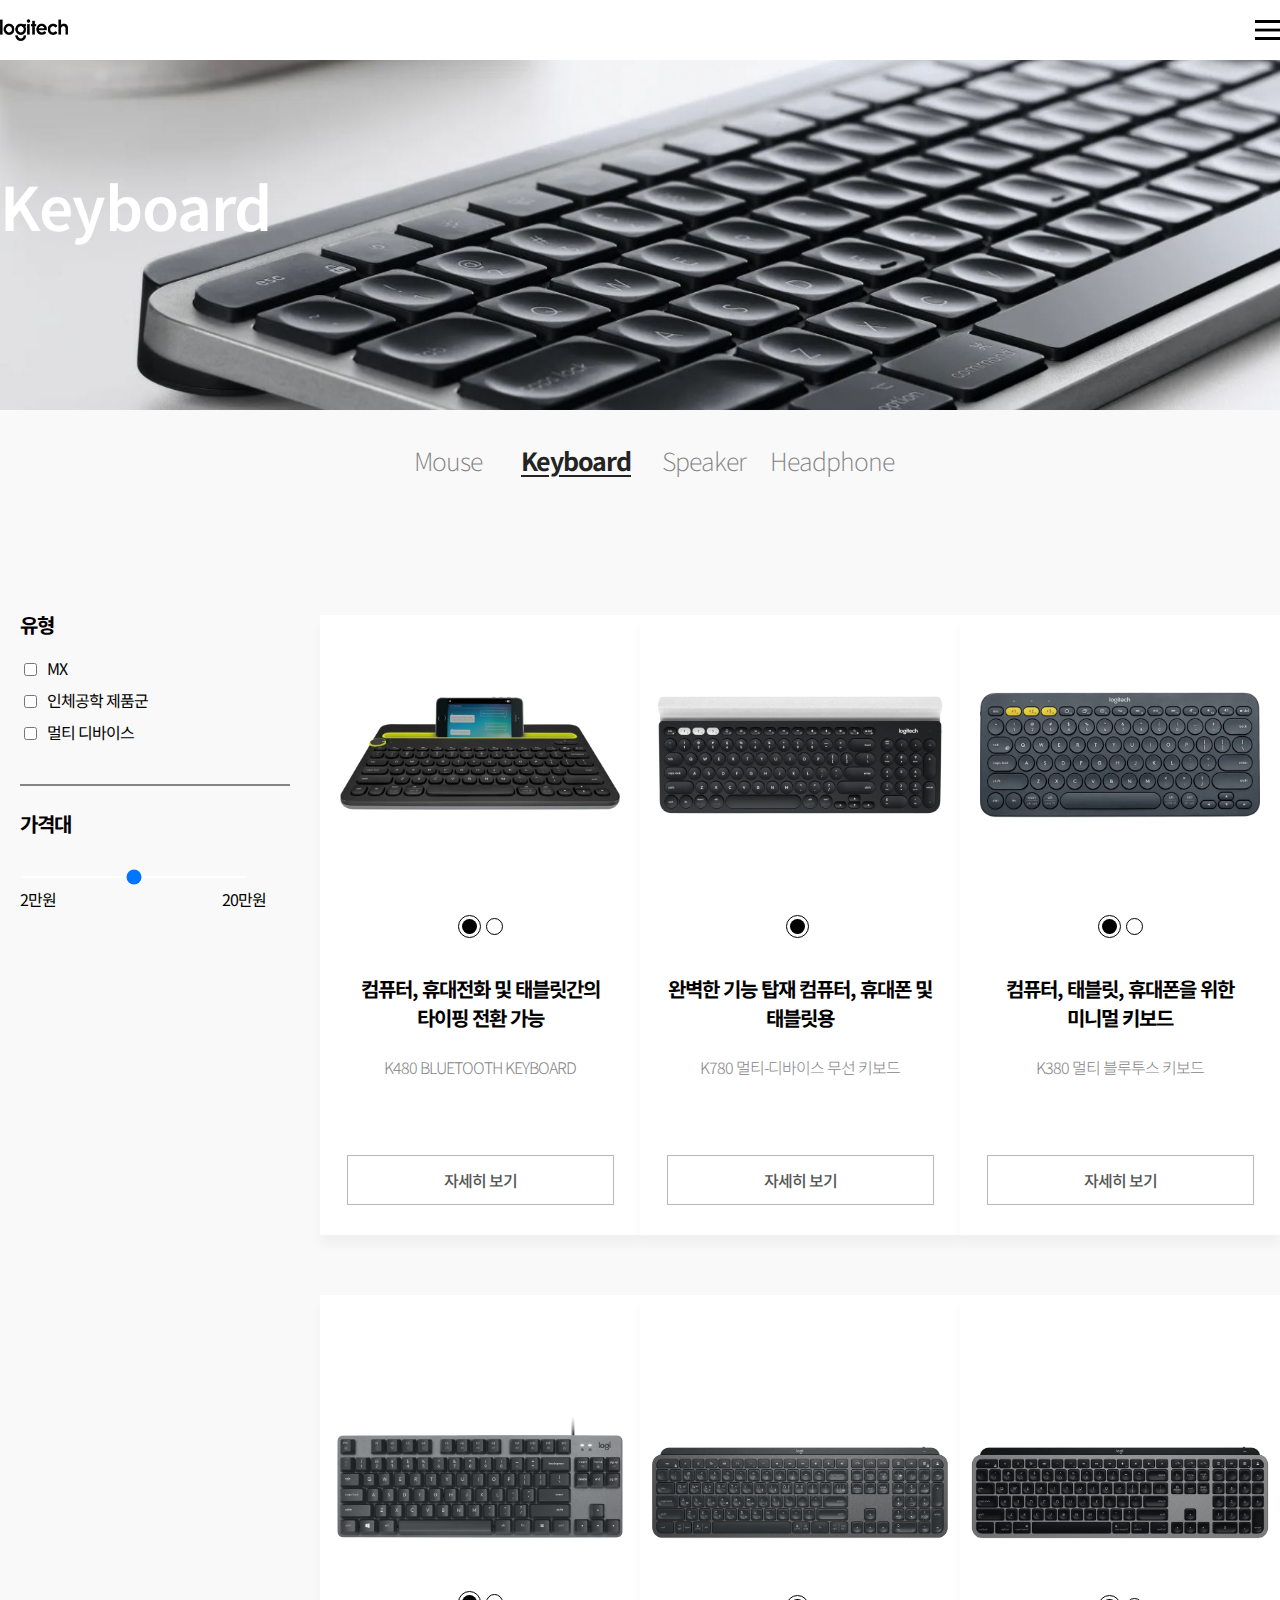
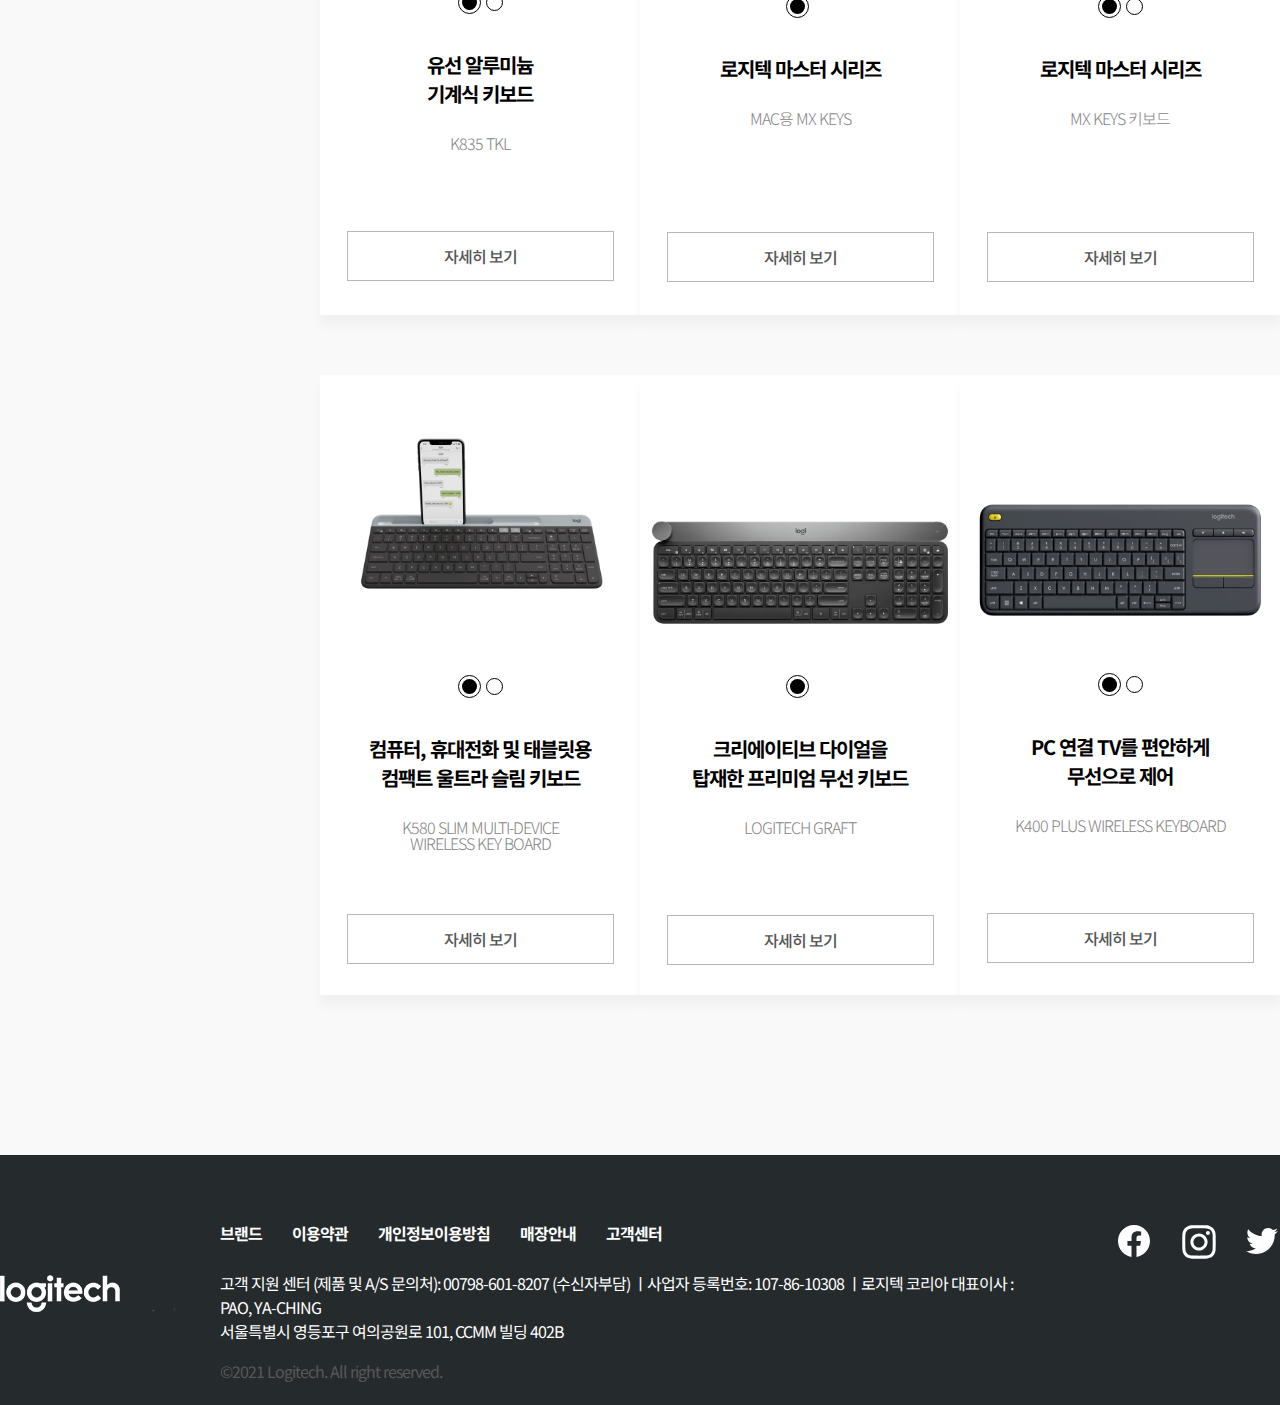
<file: sub/01_product/02_keyboard/keyboard.html>
<!DOCTYPE html>
<html lang="">
<head>
    <meta charset="UTF-8">
    <meta http-equiv="X-UA-Compatible" content="IE=edge">
    <meta name="viewport" content="width=device-width, initial-scale=1.0">
    <title>keyboard</title>

    <link href="https://fonts.googleapis.com/css2?family=Noto+Sans+KR:wght@100;300;400;500;700;900&display=swap" rel="stylesheet">
    <link rel="stylesheet" href="css/index.css">
    <link rel="stylesheet" href="css/reset.css">
    <link rel="stylesheet" href="css/common.css">
    <link rel="stylesheet" href="../../../css/footer.css">
    
</head>
<body>
    
    <div class="wrap">

        <header>

            <div class="in_header">
                <div class="logo"><a href="../../../index.html"><img src="img/logo.png" alt="logo"></a></div>

                <div class="btn_wrap">

                    <input type="checkbox" id="menu_btn">
                    <label for="menu_btn">
                        <div class="ham_btn">
                            <img src="../../../img/ham.png" alt="menu">
                        </div>
                    </label>

                    <div class="ham_wrap">

                        <ul class="ham_menu_wrap"> 

                            <li>
                                <a href="../product.html">product</a>
                            </li>
    
                            <li>
                                <a href="../../../sub/02_business/business.html">business</a>
                            </li>
    
                            <li>
                                <a href="../../../sub/03_program/program.html">program</a>
                            </li>
    
                            <li>
                                <a href="../../../sub/04_support/support.html">support</a>
                            </li>
    
                        </ul>

                    </div>

                </div>

            </div>

        </header>


        <section class="section_1">
    

                <div class="container">

                    <div class="title_wrap_1">
                        <a href="../keyboard/keyboard.html">
                        <h1>Keyboard</h1>
                        </a>
                    </div>

                </div>

        </section>

        <!-- section_1 end -->


        

        <section class="section_2">


            <div class="container">



            


                <div class="menu_wrap">

                    <a href="../product.html"><label for="tab_1"  class="menu_1">Mouse</label>  </a> 
                    <a href="../02_keyboard/keyboard.html"><label for="tab_2"  class="menu_2"> Keyboard</label></a>
                     <a href="../03_speaker/speaker.html"><label for="tab_3"  class="menu_3"> Speaker</label></a>
                     <a href="../04_headphone/headphone.html"><label for="tab_4"  class="menu_4"> Headphone</label></a>
        
                </div>



            </div>

        </section>

        <!-- section_2 end -->


        <section class="section_3">


            <div class="container">

                    <div class="container_1">


                        <div class="con_1">

                                <h1>유형</h1>

                                
                                <div class="button">      
                                    
                                    <form action="http://naver.com" method="GET">
                                    <input type="checkbox" id="btn" />
                                    <label for="btn">MX</label><br><br>

                                    <input type="checkbox" id="btn_2" />
                                    <label for="btn_2">인체공학 제품군</label><br><br>

                                    <input type="checkbox" id="btn_3" />
                                    <label for="btn_3">멀티 디바이스</label><br><br>
                                    </form>

                                </div>   

                                <div class="border"></div>


                                <h1>가격대</h1>

                                <div class="main">
                                    <input type="range" min="0" max="100" value="50" id="slider">
                                  
                                </div>

                                <div class="cash">
                                    <h1>2만원</h1>
                                    <h1>20만원</h1>
                                </div>


                        </div>



                    </div>

                    <div class="container_2">


                        <div class="con_2">
                        
                            <div class="pro_1 pro">

                                <a href="https://www.logitech.com/ko-kr/products/keyboards/k480-multi-device-wireless.920-006376.html?crid=1762">
                                <div class="img_box">
                               

                                </div> </a>

                                <div class="color_1">
                                    <div class="black">
                                        <div class="black_inner"></div>
                                    </div>

                                    <div class="white"></div>
                                </div>


                                <a href="https://www.logitech.com/ko-kr/products/keyboards/k480-multi-device-wireless.920-006376.html?crid=1762">

                                <h3>
                                    컴퓨터, 휴대전화 및 태블릿간의<br>
                                    타이핑 전환 가능
                                </h3>

                                <h6>K480 BLUETOOTH KEYBOARD</h6>

                              
                            </a>
                                <div class="search_btn">
                                    <a href="https://www.logitech.com/ko-kr/products/keyboards/k480-multi-device-wireless.920-006376.html?crid=1762">
                                    <p>자세히 보기</p>
                                </a>
                                </div>


                                </a>


                            </div>

                            <div class="pro_2 pro">
                                <a href="https://www.logitech.com/ko-kr/products/keyboards/k780-multi-device-wireless-keyboard.920-008030.html?crid=27">
                                <div class="img_box">

                                </div>
                            </a>

                                <div class="color_2">
                                    <div class="black">
                                        <div class="black_inner"></div>
                                    </div>

                          
                                </div>


                                <a href="https://www.logitech.com/ko-kr/products/keyboards/k780-multi-device-wireless-keyboard.920-008030.html?crid=27">

                                <h3>
                                    완벽한 기능 탑재 컴퓨터, 휴대폰 및 <br>
                                    태블릿용
                                </h3>

                                <h6>K780 멀티-디바이스 무선 키보드</h6>

                            </a>
                                   
                                <div class="search_btn">
                                    <a href="https://www.logitech.com/ko-kr/products/keyboards/k780-multi-device-wireless-keyboard.920-008030.html?crid=27">

                                    <p>자세히 보기</p>
                                </a>
                                </div>


                              
                            </div>


                            <div class="pro_3 pro">
                                <a href="https://www.logitech.com/ko-kr/products/keyboards/k380-multi-device.920-007594.html?crid=1221">
                                <div class="img_box">

                                </div>
                                 </a>

                                <div class="color_3">
                                    <div class="pink"></div>

                                    <div class="black">
                                        <div class="black_inner"></div>
                                    </div>

                                    <div class="white"></div>
                                    <div class="blue"></div>

                                </div>


                                <a href="https://www.logitech.com/ko-kr/products/keyboards/k380-multi-device.920-007594.html?crid=1221">

                                <h3>
                                    컴퓨터, 태블릿, 휴대폰을 위한<br>
                                        미니멀 키보드
                                </h3>

                                <h6>K380 멀티 블루투스 키보드</h6>

                            </a>
                                   
                                <div class="search_btn">
                                    <a href="https://www.logitech.com/ko-kr/products/keyboards/k380-multi-device.920-007594.html?crid=1221">

                                    <p>자세히 보기</p>
                                </a>
                                </div>

                                </a>

                            </div>

                        </div>


                    </div>

            </div>





        </section>

               <!-- section_3 end -->




        <section class="section_4">

            <div class="container">

                <div class="container_4">

                    <div class="con_4">

                                <div class="pro_4 pro">

                                    <a href="https://www.logitech.com/ko-kr/products/keyboards/k835-tkl-mechanical.920-010005.html?crid=27">

                                    <div class="img_box">

                                    </div>

                                </a>

                                   
                                <div class="color_1">
                                    <div class="black">
                                        <div class="black_inner"></div>
                                    </div>

                                    <div class="white"></div>
                                </div>


                                    <a href="https://www.logitech.com/ko-kr/products/keyboards/k835-tkl-mechanical.920-010005.html?crid=27">

                                    <h3>
                                        유선 알루미늄<br>
                                        기계식 키보드
                                    </h3>

                                    <h6>K835 TKL</h6>

                                </a>
                                        
                                    <div class="search_btn">
                                        <a href="https://www.logitech.com/ko-kr/products/keyboards/k835-tkl-mechanical.920-010005.html?crid=27">
                                        <p>자세히 보기</p>
                                    </a>
                                    </div>

                                  

                                </div>

                                <div class="pro_5 pro">
                                    <a href="https://www.logitech.com/ko-kr/products/keyboards/mx-keys-mac-wireless-keyboard.html?crid=27">
                                    <div class="img_box">

                                    </div>
                                      </a>

                                    <div class="color_2">
                                        <div class="black">
                                            <div class="black_inner"></div>
                                        </div>

                            
                                    </div>

                                    <a href="https://www.logitech.com/ko-kr/products/keyboards/mx-keys-mac-wireless-keyboard.html?crid=27">

                                    <h3>
                                        로지텍 마스터 시리즈
                                    </h3>

                                    <h6>MAC용 MX KEYS</h6>

                                   


                                </a>
                                        <div class="search_btn">
                                            <a href="https://www.logitech.com/ko-kr/products/keyboards/mx-keys-mac-wireless-keyboard.html?crid=27">
                                            <p>자세히 보기</p>
                                        </a>
                                        </div>
                                  
                                </div>


                                <div class="pro_6 pro">
                                    <a href="https://www.logitech.com/ko-kr/products/keyboards/mx-keys-wireless-keyboard.html?crid=27">
                                    <div class="img_box">

                                    </div>

                                </a>

                                    <div class="color_3">
                                        <div class="pink"></div>

                                        <div class="black">
                                            <div class="black_inner"></div>
                                        </div>

                                        <div class="white"></div>
                                        <div class="blue"></div>

                                    </div>

                                    <a href="https://www.logitech.com/ko-kr/products/keyboards/mx-keys-wireless-keyboard.html?crid=27">

                                    <h3>
                                        로지텍 마스터 시리즈
                                    </h3>

                                    <h6>MX KEYS 키보드</h6>

                                </a>

                                            
                                        <div class="search_btn">
                                            <a href="https://www.logitech.com/ko-kr/products/keyboards/mx-keys-wireless-keyboard.html?crid=27">
                                            <p>자세히 보기</p>
                                        </a>
                                        </div>


                                  
                                </div>

                            </div>

                    </div>

                </div>

            </div>



        </section>

             <!-- section_4 end -->
       



        <section class="section_5">


            <div class="container">

                <div class="container_5">

                    <div class="con_5">

                                <div class="pro_7 pro">
                                    <a href="https://www.logitech.com/ko-kr/products/keyboards/k580-multi-device-wireless-keyboard.920-009214.html?crid=27">
                                    <div class="img_box">

                                    </div>

                                     </a>

                                  
                                <div class="color_1">
                                    <div class="black">
                                        <div class="black_inner"></div>
                                    </div>

                                    <div class="white"></div>
                                </div>


                                    <a href="https://www.logitech.com/ko-kr/products/keyboards/k580-multi-device-wireless-keyboard.920-009214.html?crid=27">

                                    <h3>
                                        컴퓨터, 휴대전화 및 태블릿용<br>
                                        컴팩트 울트라 슬림 키보드
                                    </h3>

                                    <h6>K580 SLIM MULTI-DEVICE<Br>
                                        WIRELESS KEY BOARD</h6>

                                    </a>
                                        <div class="search_btn">

                                            <a href="https://www.logitech.com/ko-kr/products/keyboards/k580-multi-device-wireless-keyboard.920-009214.html?crid=27">
                                            <p>자세히 보기</p>
                                        </a>
                                        </div>

                              

                                </div>

                                <div class="pro_8 pro">
                                    <a href="https://www.logitech.com/ko-kr/products/keyboards/craft.html?crid=27">
                                    <div class="img_box">
                                    </a>

                                    </div>

                                    <div class="color_2">
                                        <div class="black">
                                            <div class="black_inner"></div>
                                        </div>

                            
                                    </div>

                                    <a href="https://www.logitech.com/ko-kr/products/keyboards/craft.html?crid=27">

                                    <h3>
                                        크리에이티브 다이얼을<br>
                                        탑재한 프리미엄 무선 키보드
                                    </h3>

                                    <h6>LOGITECH GRAFT</h6>

                                </a>
                                    <div class="search_btn">
                                        <a href="https://www.logitech.com/ko-kr/products/keyboards/craft.html?crid=27">
                                        <p>자세히 보기</p>
                                    </a>
                                    </div>


                                    </a>

                                </div>


                                <div class="pro_9 pro">
                                    <a href="https://www.logitech.com/ko-kr/products/keyboards/k400-plus-touchpad-keyboard.920-007171.html?crid=27">
                                    <div class="img_box">

                                    </div>
                                </a>

                                    <div class="color_3">
                                        <div class="pink"></div>

                                        <div class="black">
                                            <div class="black_inner"></div>
                                        </div>

                                        <div class="white"></div>
                                        <div class="blue"></div>

                                    </div>
                                    <a href="https://www.logitech.com/ko-kr/products/keyboards/k400-plus-touchpad-keyboard.920-007171.html?crid=27">

                                    <h3>
                                        PC 연결 TV를 편안하게<Br>
                                            무선으로 제어
                                    </h3>

                                    <h6>K400 PLUS WIRELESS KEYBOARD</h6>

                                </a>

                                            
                                        <div class="search_btn">
                                            <a href="https://www.logitech.com/ko-kr/products/keyboards/k400-plus-touchpad-keyboard.920-007171.html?crid=27">
                                            <p>자세히 보기</p>
                                        </a>
                                        </div>

                                   
                                </div>

                            </div>

                    </div>

                </div>

            </div>

        </section>

        

        <footer>
            <div class="footer_inner">
                <div class="footer_logo">
                    <img src="../../../img/footer_logo.png" alt="footer logo">
                </div>

                <div class="footer_center">
                    <ul class="footer_list">
                        <li><a href="#">브랜드</a></li>
                        <li><a href="#">이용약관</a></li>
                        <li><a href="#">개인정보이용방침</a></li>
                        <li><a href="#">매장안내</a></li>
                        <li><a href="#">고객센터</a></li>
                    </ul>

                    <address>고객 지원 센터 (제품 및 A/S 문의처): 00798-601-8207 (수신자부담) ㅣ사업자 등록번호: 107-86-10308
                            ㅣ로지텍 코리아 대표이사 : PAO, YA-CHING<br>
                            서울특별시 영등포구 여의공원로 101, CCMM 빌딩 402B</address>
                    <p class="copy">©2021 Logitech. All right reserved.</p>
                </div>

                <div class="sns">
                    <ul class="footer_sns">
                        <li><a href="#"><img src="../../../img/facebook.svg" alt="facebook"></a></li>
                        <li><a href="#"><img src="../../../img/instagram.svg" alt="insta"></a></li>
                        <li><a href="#"><img src="../../../img/twitter.svg" alt="twitter"></a></li>
                    </ul>
                </div>
            </div>
        </footer>
        <!-- footer end -->

    </div>

</body>
</html>
</file>
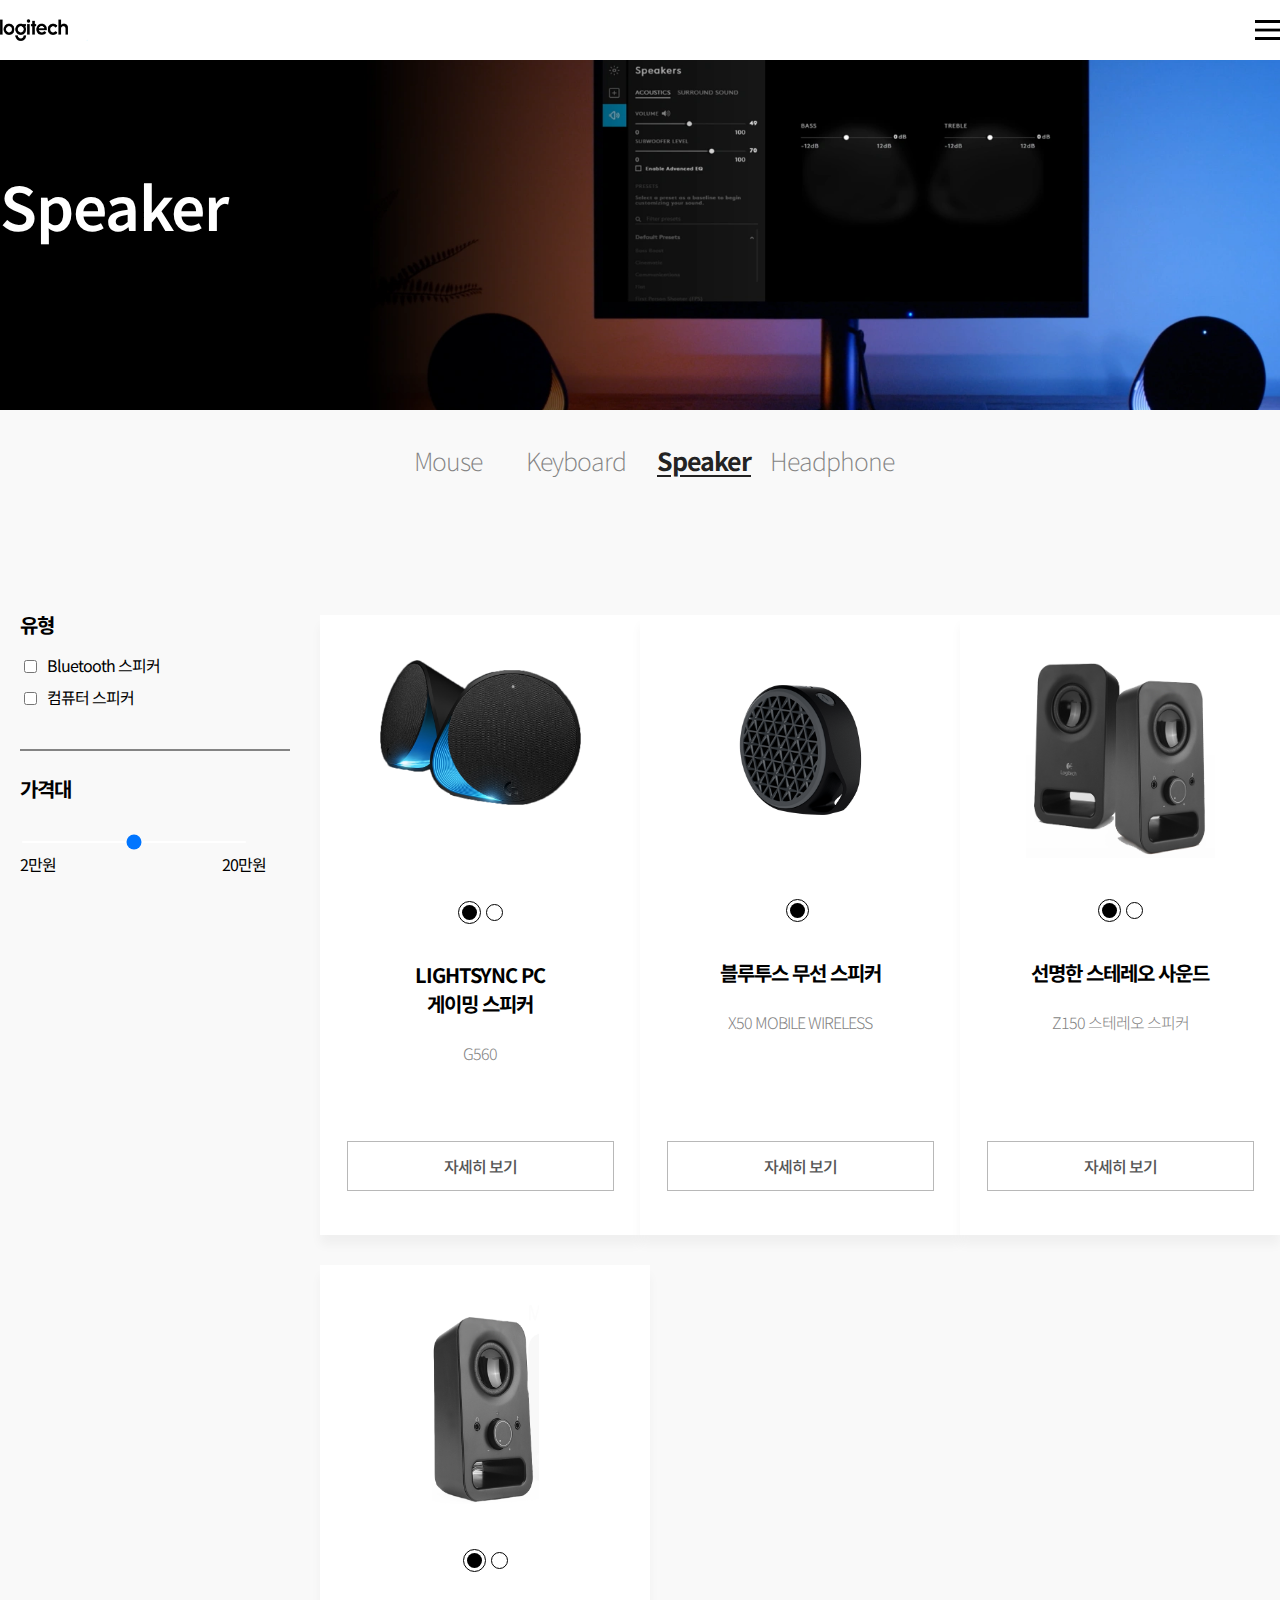
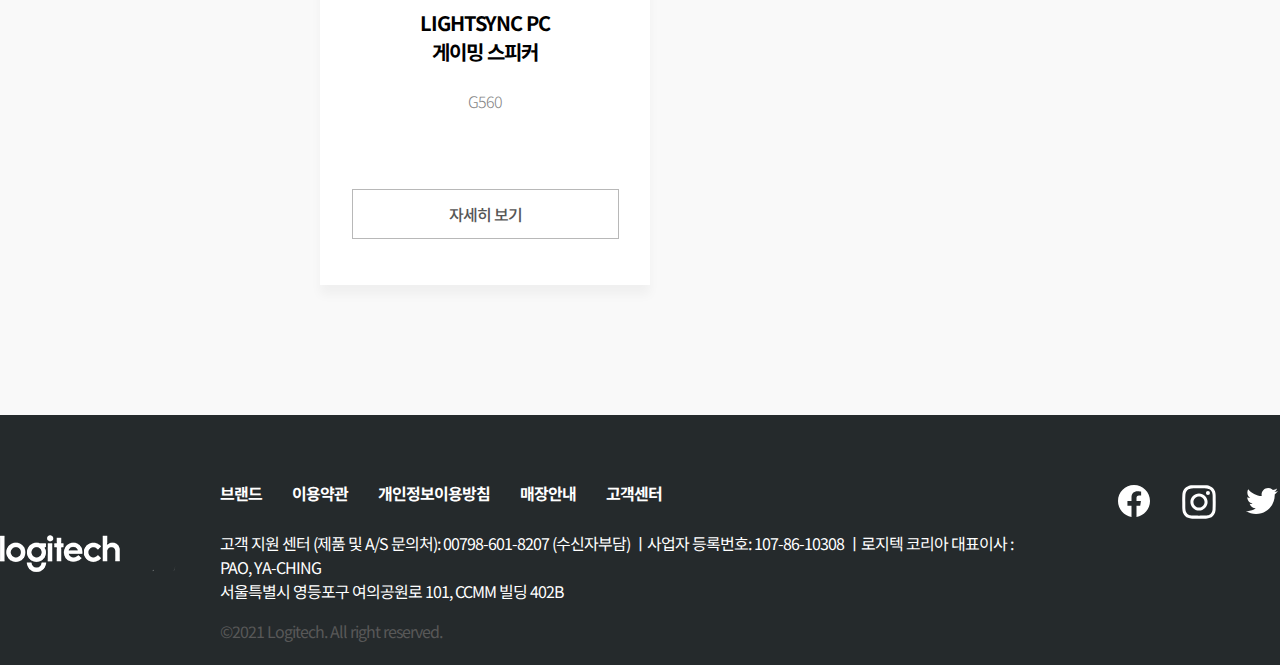
<file: sub/01_product/03_speaker/speaker.html>
<!DOCTYPE html>
<html lang="">
<head>
    <meta charset="UTF-8">
    <meta http-equiv="X-UA-Compatible" content="IE=edge">
    <meta name="viewport" content="width=device-width, initial-scale=1.0">
    <title>Speaker</title>

    <link href="https://fonts.googleapis.com/css2?family=Noto+Sans+KR:wght@100;300;400;500;700;900&display=swap" rel="stylesheet">
    <link rel="stylesheet" href="css/index.css">
    <link rel="stylesheet" href="css/reset.css">
    <link rel="stylesheet" href="css/common.css">
    <link rel="stylesheet" href="../../../css/footer.css">
    
</head>
<body>
    
    <div class="wrap">

        <header>

            <div class="in_header">
                <div class="logo"><a href="../../../index.html"><img src="img/logo.png" alt="logo"></a></div>

                <div class="btn_wrap">

                    <input type="checkbox" id="menu_btn">
                    <label for="menu_btn">
                        <div class="ham_btn">
                            <img src="../../../img/ham.png" alt="menu">
                        </div>
                    </label>

                    <div class="ham_wrap">

                        <ul class="ham_menu_wrap"> 

                            <li>
                                <a href="../product.html">product</a>
                            </li>
    
                            <li>
                                <a href="../../02_business/business.html">business</a>
                            </li>
    
                            <li>
                                <a href="../../03_program/program.html">program</a>
                            </li>
    
                            <li>
                                <a href="../../04_support/support.html">support</a>
                            </li>
    
                        </ul>

                    </div>

                </div>

            </div>

        </header>


        <section class="section_1">
    

                <div class="container">


                    <div class="title_wrap_1">
                        <a href="../speaker/speaker.html">
                        <h1>Speaker</h1>
                        </a>
                    </div>

                </div>

        </section>

        <!-- section_1 end -->


        

        <section class="section_2">


            <div class="container">

               
                 

            


                <div class="menu_wrap">

                    <a href="../product.html"><label for="tab_1"  class="menu_1">Mouse</label>  </a> 
                    <a href="../02_keyboard/keyboard.html"><label for="tab_2"  class="menu_2"> Keyboard</label></a>
                     <a href="../03_speaker/speaker.html"><label for="tab_3"  class="menu_3"> Speaker</label></a>
                     <a href="../04_headphone/headphone.html"><label for="tab_4"  class="menu_4"> Headphone</label></a>
        
                </div>




            </div>

        </section>

        <!-- section_2 end -->


        <section class="section_3">


            <div class="container">

                    <div class="container_1">


                        <div class="con_1">

                                <h1>유형</h1>

                                
                                <div class="button">      
                                    
                                    <form action="http://naver.com" method="GET">
                                    <input type="checkbox" id="btn" />
                                    <label for="btn">Bluetooth 스피커</label><br><br>

                                    <input type="checkbox" id="btn_2" />
                                    <label for="btn_2">컴퓨터 스피커</label><br><br>

                                  
                                </div>   

                                <div class="border"></div>


                                <h1>가격대</h1>

                                <div class="main">
                                    <input type="range" min="0" max="100" value="50" id="slider">
                                  
                                </div>

                                <div class="cash">
                                    <h1>2만원</h1>
                                    <h1>20만원</h1>
                                </div>


                        </div>



                    </div>

                    <div class="container_2">


                        <div class="con_2">
                        
                            <div class="pro_1 pro">
                                <a href="https://www.logitechg.com/ko-kr/products/gaming-audio/g560-rgb-gaming-speakers.html">

                                <div class="img_box">

                                </div>
                                </a>

                                <div class="color_1">
                                    <div class="black">
                                        <div class="black_inner"></div>

                                    </div>

                                    <div class="white"></div>
                                </div>

                                <a href="https://www.logitechg.com/ko-kr/products/gaming-audio/g560-rgb-gaming-speakers.html">

                                <h3>LIGHTSYNC PC <br>
                                    게이밍 스피커
                                </h3>

                                <h6>G560</h6>

                            </a>
                                <div class="search_btn">

                                    <a href="https://www.logitechg.com/ko-kr/products/gaming-audio/g560-rgb-gaming-speakers.html">

                                    <p>자세히 보기</p>
                                </a>
                                </div>


                               

                            </div>

                            <div class="pro_2 pro">
                                <a href="https://www.logitech.com/ko-kr/product/x100-mobile-wireless-speaker?crid=1548">
                                <div class="img_box"> </div>
                                </a>

                               

                                <div class="color_2">
                                    <div class="black">
                                        <div class="black_inner"></div>

                                    </div>

                          
                                </div>
                                <a href="https://www.logitech.com/ko-kr/product/x100-mobile-wireless-speaker?crid=1548">
                                    <h3>블루투스 무선 스피커
                                    </h3>

                                    <h6>X50 MOBILE WIRELESS </h6>
                                </a>

                                    <div class="search_btn">
                                        <a href="https://www.logitech.com/ko-kr/product/x100-mobile-wireless-speaker?crid=1548">
                                        <p>자세히 보기</p>
                                    </a>
                                    </div>

                               
                            </div>


                            <div class="pro_3 pro">

                                <a href="https://www.logitech.com/ko-kr/products/speakers/z150-compact-stereo-speakers.980-000866.html?crid=47">
                                <div class="img_box">

                                </div>
                                </a>

                                <div class="color_3">
                                    <div class="pink"></div>

                                    <div class="black">
                                        <div class="black_inner"></div>

                                    </div>

                                    <div class="white"></div>
                                    <div class="blue"></div>

                                </div>

                                <a href="https://www.logitech.com/ko-kr/products/speakers/z150-compact-stereo-speakers.980-000866.html?crid=47">

                                <h3>
                                    선명한 스테레오 사운드
                                </h3>

                                <h6> Z150 스테레오 스피커
                                </h6>

                            </a>
                                <div class="search_btn">

                                    <a href="https://www.logitech.com/ko-kr/products/speakers/z150-compact-stereo-speakers.980-000866.html?crid=47">
                                    <p>자세히 보기</p>
                                </a>
                                </div>

                                
                            </div>

                        </div>


                    </div>

            </div>





        </section>

               <!-- section_3 end -->




        <section class="section_4">

            <div class="container">

                <div class="container_4">

                    <div class="con_4">

                                <div class="pro_4 pro">

                                    <a href="https://www.logitech.com/ko-kr/products/speakers/z150-compact-stereo-speakers.980-000866.html?crid=47">
                                    <div class="img_box">

                                    </div>

                                    </a>

                                    <div class="color_1">
                                        <div class="black">
                                            <div class="black_inner"></div>
                                        </div>

                                        <div class="white"></div>
                                    </div>


                                    
                                    <a href="https://www.logitech.com/ko-kr/products/speakers/z150-compact-stereo-speakers.980-000866.html?crid=47">

                                    <h3>
                                        LIGHTSYNC PC <br>
                                        게이밍 스피커
                                    </h3>

                                    <h6>G560</h6>
                                </a>


                                    <div class="search_btn">
                                        <a href="https://www.logitech.com/ko-kr/products/speakers/z150-compact-stereo-speakers.980-000866.html?crid=47">
                                        <p>자세히 보기</p>
                                    </a>

                                    </div>

                                   

                                </div>

                                

                    </div>

                </div>

            </div>



        </section>

             <!-- section_4 end -->
       

        <footer>
            <div class="footer_inner">
                <div class="footer_logo">
                    <img src="../../../img/footer_logo.png" alt="footer logo">
                </div>

                <div class="footer_center">
                    <ul class="footer_list">
                        <li><a href="#">브랜드</a></li>
                        <li><a href="#">이용약관</a></li>
                        <li><a href="#">개인정보이용방침</a></li>
                        <li><a href="#">매장안내</a></li>
                        <li><a href="#">고객센터</a></li>
                    </ul>

                    <address>고객 지원 센터 (제품 및 A/S 문의처): 00798-601-8207 (수신자부담) ㅣ사업자 등록번호: 107-86-10308
                            ㅣ로지텍 코리아 대표이사 : PAO, YA-CHING<br>
                            서울특별시 영등포구 여의공원로 101, CCMM 빌딩 402B</address>
                    <p class="copy">©2021 Logitech. All right reserved.</p>
                </div>

                <div class="sns">
                    <ul class="footer_sns">
                        <li><a href="#"><img src="../../../img/facebook.svg" alt="facebook"></a></li>
                        <li><a href="#"><img src="../../../img/instagram.svg" alt="insta"></a></li>
                        <li><a href="#"><img src="../../../img/twitter.svg" alt="twitter"></a></li>
                    </ul>
                </div>
            </div>
        </footer>
        <!-- footer end -->

        

        

    </div>

</body>
</html>
</file>
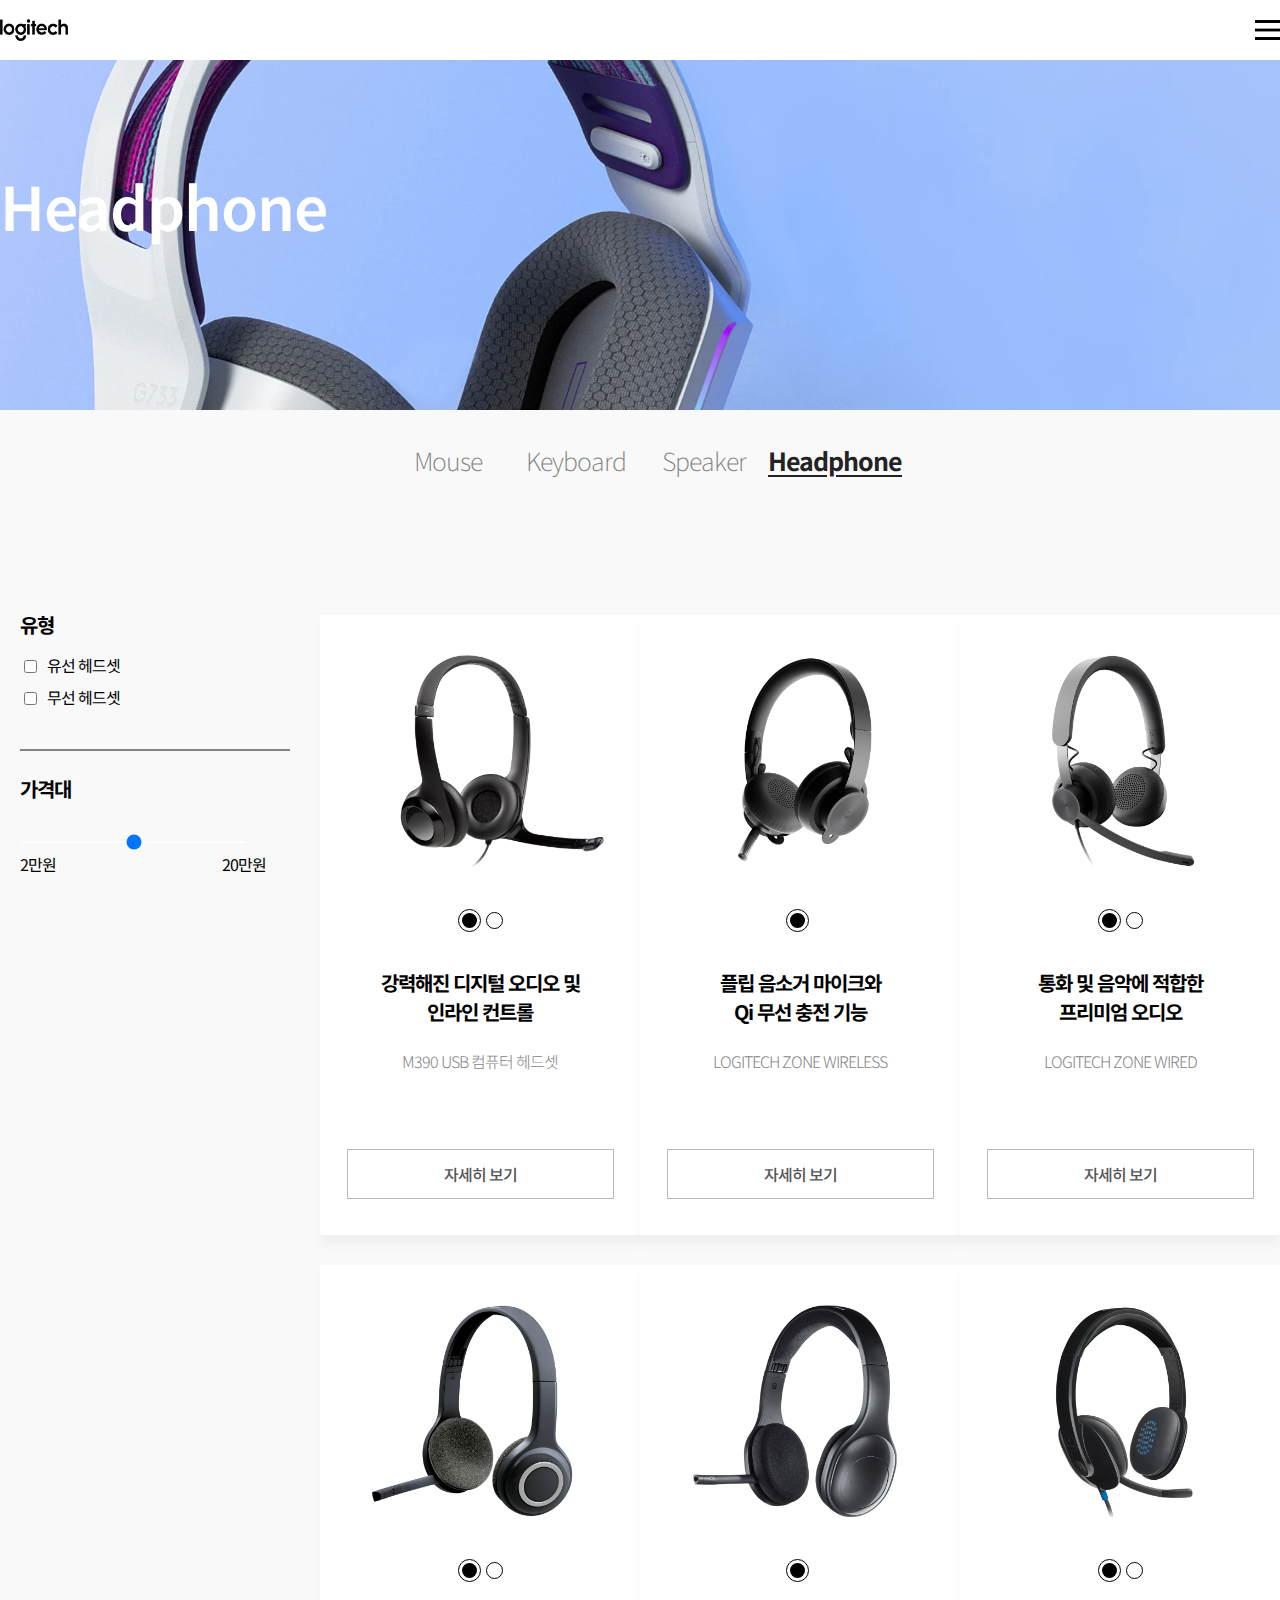
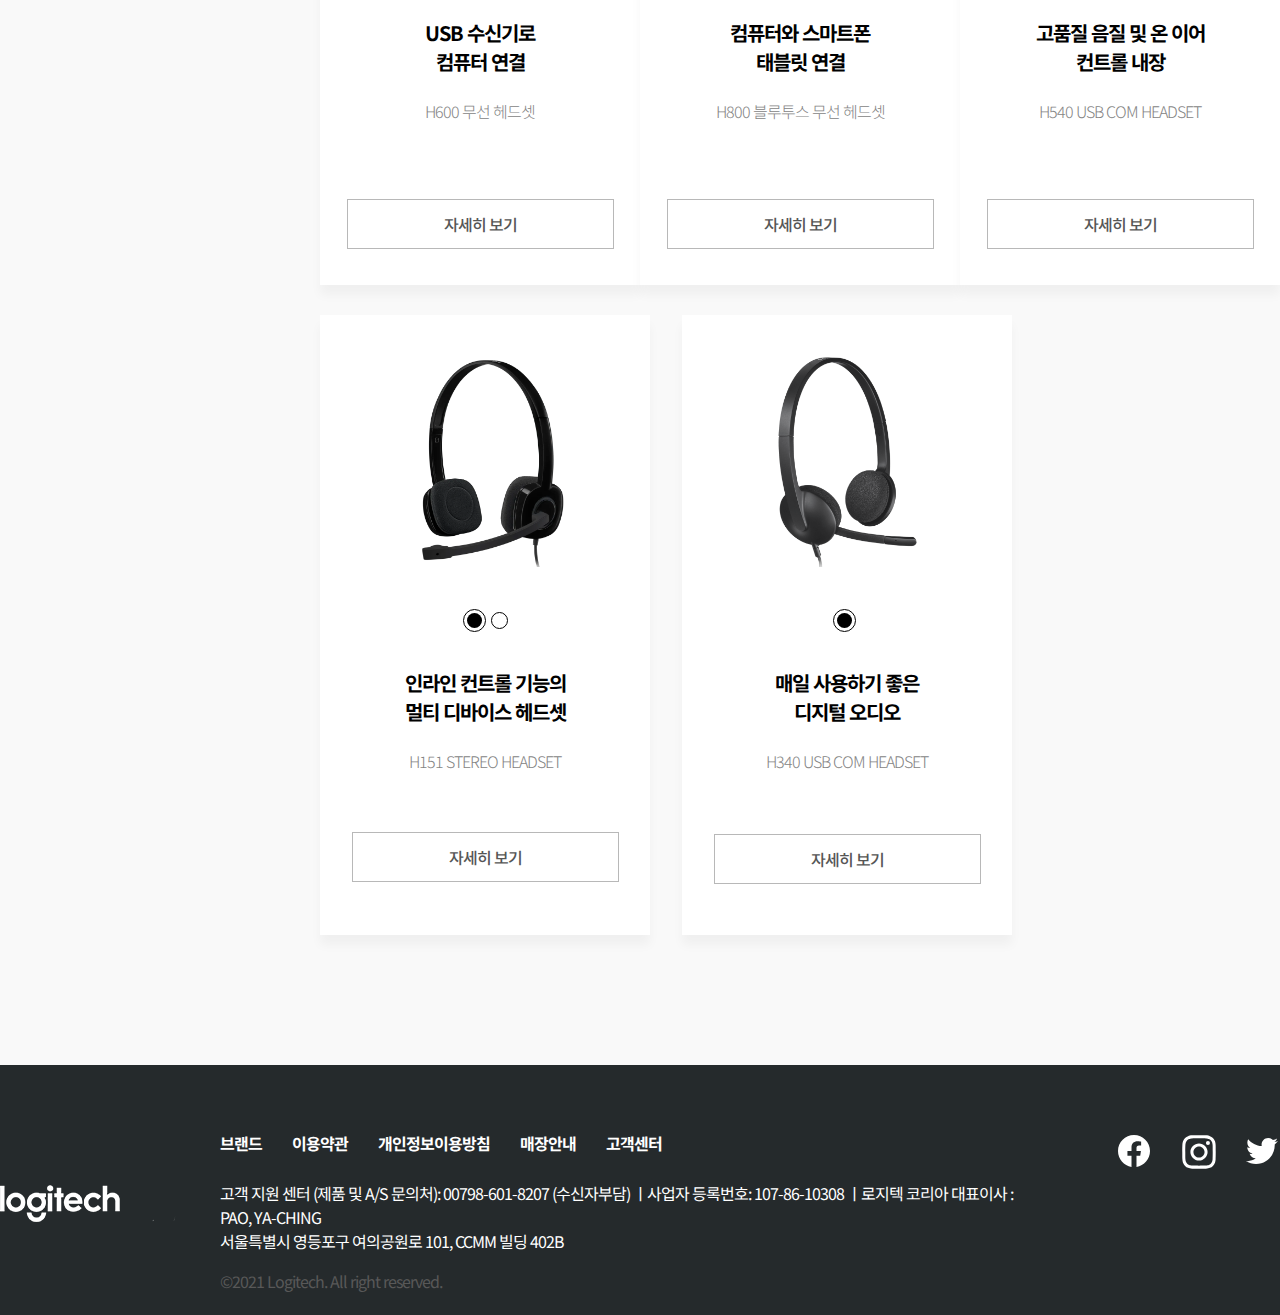
<file: sub/01_product/04_headphone/headphone.html>
<!DOCTYPE html>
<html lang="">
<head>
    <meta charset="UTF-8">
    <meta http-equiv="X-UA-Compatible" content="IE=edge">
    <meta name="viewport" content="width=device-width, initial-scale=1.0">
    <title>Headphone</title>

    <link href="https://fonts.googleapis.com/css2?family=Noto+Sans+KR:wght@100;300;400;500;700;900&display=swap" rel="stylesheet">
    <link rel="stylesheet" href="css/index.css">
    <link rel="stylesheet" href="css/reset.css">
    <link rel="stylesheet" href="css/common.css">
    <link rel="stylesheet" href="../../../css/footer.css">
    
</head>
<body>
    
    <div class="wrap">

        <header>

            <div class="in_header">
                <div class="logo"><a href="../../../index.html"><img src="img/logo.png" alt="logo"></a></div>

                <div class="btn_wrap">

                    <input type="checkbox" id="menu_btn">
                    <label for="menu_btn">
                        <div class="ham_btn">
                            <img src="../../../img/ham.png" alt="menu">
                        </div>
                    </label>

                    <div class="ham_wrap">

                        <ul class="ham_menu_wrap"> 

                            <li>
                                <a href="../product.html">product</a>
                            </li>
    
                            <li>
                                <a href="../../02_business/business.html">business</a>
                            </li>
    
                            <li>
                                <a href="../../03_program/program.html">program</a>
                            </li>
    
                            <li>
                                <a href="../../04_support/support.html">support</a>
                            </li>
    
                        </ul>

                    </div>

                </div>

            </div>

        </header>


        <section class="section_1">
    

                <div class="container">

                    <div class="title_wrap_1">
                        <a href="../headphone/headphone.html">
                        <h1>Headphone</h1>
                     </a>
                    </div>

                </div>

        </section>

        <!-- section_1 end -->


        

        <section class="section_2">


            <div class="container">

               
           

            


                <div class="menu_wrap">

                    <a href="../product.html"><label for="tab_1"  class="menu_1">Mouse</label>  </a> 
                    <a href="../02_keyboard/keyboard.html"><label for="tab_2"  class="menu_2"> Keyboard</label></a>
                     <a href="../03_speaker/speaker.html"><label for="tab_3"  class="menu_3"> Speaker</label></a>
                     <a href="../04_headphone/headphone.html"><label for="tab_4"  class="menu_4"> Headphone</label></a>
                </div>


            </div>

        </section>

        <!-- section_2 end -->


        <section class="section_3">


            <div class="container">

                    <div class="container_1">


                        <div class="con_1">

                                <h1>유형</h1>

                                
                                <div class="button">      
                                    
                                    <form action="http://naver.com" method="GET">
                                    <input type="checkbox" id="btn" />
                                    <label for="btn">유선 헤드셋</label><br><br>

                                    <input type="checkbox" id="btn_2" />
                                    <label for="btn_2">무선 헤드셋</label><br><br>

                                  
                                </div>   

                                <div class="border"></div>


                                <h1>가격대</h1>

                                <div class="main">
                                    <input type="range" min="0" max="100" value="50" id="slider">
                                  
                                </div>

                                <div class="cash">
                                    <h1>2만원</h1>
                                    <h1>20만원</h1>
                                </div>


                        </div>



                    </div>

                    <div class="container_2">


                        <div class="con_2">
                        
                            <div class="pro_1 pro">
                                <a href="https://www.logitech.com/ko-kr/products/headsets/h390-usb-headset.981-000017.html?crid=36">
                                <div class="img_box">
                                </a>

                                </div>

                               
                                <div class="color_1">
                                    <div class="black">
                                        <div class="black_inner"></div>
                                    </div>

                                    <div class="white"></div>
                                </div>

                                <a href="https://www.logitech.com/ko-kr/products/headsets/h390-usb-headset.981-000017.html?crid=36">

                                <h3>
                                    강력해진 디지털 오디오 및<br>
                                    인라인 컨트롤
                                </h3>

                                <h6>M390 USB 컴퓨터 헤드셋</h6>
                            </a>

                                <div class="search_btn">
                                    <a href="https://www.logitech.com/ko-kr/products/headsets/h390-usb-headset.981-000017.html?crid=36">

                                    <p>자세히 보기</p>
                                </a>
                                </div>


                              


                            </div>

                            <div class="pro_2 pro">
                                <a href="https://www.logitech.com/ko-kr/products/headsets/zone-wireless-bluetooth.html?crid=1875">
                                <div class="img_box">

                                </div>
                                 </a>

                                 <div class="color_2">
                                    <div class="black">
                                        <div class="black_inner"></div>
                                    </div>

                          
                                </div>

                                <a href="https://www.logitech.com/ko-kr/products/headsets/zone-wireless-bluetooth.html?crid=1875">

                                <h3>
                                    플립 음소거 마이크와<br>
                                    Qi 무선 충전 기능
                                </h3>

                                <h6>LOGITECH ZONE WIRELESS</h6>

                            </a>
                                <div class="search_btn">
                                    <a href="https://www.logitech.com/ko-kr/products/headsets/zone-wireless-bluetooth.html?crid=1875">
                                    <p>자세히 보기</p>
                                </a>
                                </div>



                                

                            </div>


                            <div class="pro_3 pro">
                                <a href="https://www.logitech.com/ko-kr/products/headsets/zone-wireless-bluetooth.html?crid=1875">
                                <div class="img_box">

                                </div>
                                </a>

                                <div class="color_3">
                                    <div class="pink"></div>

                                    <div class="black">
                                        <div class="black_inner"></div>
                                    </div>

                                    <div class="white"></div>
                                    <div class="blue"></div>

                                </div>

                                <a href="https://www.logitech.com/ko-kr/products/headsets/zone-wireless-bluetooth.html?crid=1875">

                                <h3>
                                    통화 및 음악에 적합한<br>
                                    프리미엄 오디오
                                </h3>

                                <h6> LOGITECH ZONE WIRED
                                </h6>

                            </a>

                                <div class="search_btn">
                                    <a href="https://www.logitech.com/ko-kr/products/headsets/zone-wireless-bluetooth.html?crid=1875">
                                    <p>자세히 보기</p>
                                </a>

                                </div>

                               
                            </div>

                        </div>


                    </div>

            </div>





        </section>

               <!-- section_3 end -->




        <section class="section_4">

            <div class="container">

                <div class="container_4">

                    <div class="con_4">

                                <div class="pro_4 pro">
                                    <a href="https://www.logitech.com/ko-kr/products/headsets/h600-wireless-headset.html?crid=36">
                                        <div class="img_box">

                                        </div>
                                    </a>

                                    <div class="color_1">
                                        <div class="black">
                                            <div class="black_inner"></div>
                                        </div>
    
                                        <div class="white"></div>
                                    </div>

                                    <a href="https://www.logitech.com/ko-kr/products/headsets/h600-wireless-headset.html?crid=36">
                                    <h3>
                                        USB 수신기로 <br>
                                        컴퓨터 연결
                                    </h3>

                                    <h6>H600 무선 헤드셋</h6>
                                </a>

                                    <div class="search_btn">
                                        <a href="https://www.logitech.com/ko-kr/products/headsets/h600-wireless-headset.html?crid=36">
                                        <p>자세히 보기</p>
                                    </a>
                                    </div>

                                  


                                </div>

                                <div class="pro_5 pro">
                                    <a href="https://www.logitech.com/ko-kr/products/headsets/h151-stereo-headset.html?crid=36">
                                    <div class="img_box">

                                    </div>
                                    </a>


                                   <div class="color_2">
                                        <div class="black">
                                            <div class="black_inner"></div>
                                        </div>

                            
                                    </div>


                                    <a href="https://www.logitech.com/ko-kr/products/headsets/h151-stereo-headset.html?crid=36">

                                    <h3>
                                        컴퓨터와 스마트폰<br>
                                        태블릿 연결
                                    </h3>

                                    <h6>H800 블루투스 무선 헤드셋</h6>

                                </a>
                                    <div class="search_btn">
                                        <a href="https://www.logitech.com/ko-kr/products/headsets/h151-stereo-headset.html?crid=36">

                                        <p>자세히 보기</p>
                                    </a>
                                    </div>


                               

                                </div>


                                <div class="pro_6 pro">
                                    
                                    
                                    <a href="https://www.logitech.com/ko-kr/products/headsets/h340-usb-pc-noise-cancelling-mic.html?crid=36"><div class="img_box">

                                    </div></a>

                                    <div class="color_3">
                                        <div class="pink"></div>

                                        <div class="black">
                                            <div class="black_inner"></div>
                                        </div>

                                        <div class="white"></div>
                                        <div class="blue"></div>

                                    </div>
                                    <a href="https://www.logitech.com/ko-kr/products/headsets/h340-usb-pc-noise-cancelling-mic.html?crid=36">

                                    <h3>
                                        고품질 음질 및 온 이어<Br>
                                        컨트롤 내장
                                    </h3>

                                    <h6>H540 USB COM HEADSET</h6>
                                </a>


                                    <div class="search_btn">
                                        <a href="https://www.logitech.com/ko-kr/products/headsets/h340-usb-pc-noise-cancelling-mic.html?crid=36">

                                        <p>자세히 보기</p>
                                    </a>

                                    </div>



                               
                                </div>

                            </div>

                    </div>

                </div>

            </div>



        </section>

             <!-- section_4 end -->
       



        <section class="section_5">


            <div class="container">

                <div class="container_5">

                    <div class="con_5">

                                <div class="pro_7 pro">

                                    <a href="https://www.logitech.com/ko-kr/product/stereo-headset-h150?crid=36">
                                    <div class="img_box">

                                    </div>
                                    </a>

                                      
                                <div class="color_1">
                                    <div class="black">
                                        <div class="black_inner"></div>
                                    </div>

                                    <div class="white"></div>
                                </div>




                                    <a href="https://www.logitech.com/ko-kr/product/stereo-headset-h150?crid=36">

                                    <h3>
                                        인라인 컨트롤 기능의<br>
                                        멀티 디바이스 헤드셋
                                    </h3>

                                    <h6>H151 STEREO HEADSET</h6>
                                </a>


                                    <div class="search_btn">
                                        <a href="https://www.logitech.com/ko-kr/product/stereo-headset-h150?crid=36">

                                        <p>자세히 보기</p>
                                    </a>

                                    </div>



                                </div>

                                <div class="pro_8 pro">
                                    <a href="https://www.logitech.com/ko-kr/products/headsets/h600-wireless-headset.html?crid=36">
                                    <div class="img_box">

                                    </div>
                                    </a>

                                    <div class="color_2">
                                        <div class="black">
                                            <div class="black_inner"></div>
                                        </div>

                            
                                    </div>


                                    <a href="https://www.logitech.com/ko-kr/products/headsets/h600-wireless-headset.html?crid=36">

                                    <h3>
                                     매일 사용하기 좋은<br>
                                    디지털 오디오
                                    </h3>

                                    <h6>H340 USB COM HEADSET</h6>

                                </a>

                                    <div class="search_btn">
                                        <a href="https://www.logitech.com/ko-kr/products/headsets/h600-wireless-headset.html?crid=36">

                                        <p>자세히 보기</p>
                                    </a>

                                    </div>



                                </div>


                                <!-- <div class="pro_9 pro">
                                    <div class="img_box">

                                    </div>

                                    <div class="color_3">
                                        <div class="pink"></div>

                                        <div class="black"></div>
                                        <div class="black_inner"></div>

                                        <div class="white"></div>
                                        <div class="blue"></div>

                                    </div>

                                    <h3>
                                        Bluetooth® 마우스
                                    </h3>

                                    <h6>M337</h6>


                                    <div class="search_btn">자세히 보기</div>
                                </div>

                            </div> -->

                    </div>

                </div>

            </div>

        </section>

        <footer>
            <div class="footer_inner">
                <div class="footer_logo">
                    <img src="../../../img/footer_logo.png" alt="footer logo">
                </div>

                <div class="footer_center">
                    <ul class="footer_list">
                        <li><a href="#">브랜드</a></li>
                        <li><a href="#">이용약관</a></li>
                        <li><a href="#">개인정보이용방침</a></li>
                        <li><a href="#">매장안내</a></li>
                        <li><a href="#">고객센터</a></li>
                    </ul>

                    <address>고객 지원 센터 (제품 및 A/S 문의처): 00798-601-8207 (수신자부담) ㅣ사업자 등록번호: 107-86-10308
                            ㅣ로지텍 코리아 대표이사 : PAO, YA-CHING<br>
                            서울특별시 영등포구 여의공원로 101, CCMM 빌딩 402B</address>
                    <p class="copy">©2021 Logitech. All right reserved.</p>
                </div>

                <div class="sns">
                    <ul class="footer_sns">
                        <li><a href="#"><img src="../../../img/facebook.svg" alt="facebook"></a></li>
                        <li><a href="#"><img src="../../../img/instagram.svg" alt="insta"></a></li>
                        <li><a href="#"><img src="../../../img/twitter.svg" alt="twitter"></a></li>
                    </ul>
                </div>
            </div>
        </footer>
        <!-- footer end -->

    </div>

</body>
</html>
</file>
<file: css/common.css>
.wrap {
    max-width: 1920;
    margin: 0 auto;
}

header, section, footer {
    width: 100%;
    float: left;
}

.in_header, .container {
    max-width: 1400px;
    width: 100%;
    margin: 0 auto;
}


body{
    overflow-x: hidden;
}

.section_1{
    background-size: cover;
}
</file>
<file: css/index.css>
/* @import url(./header.css); */

header {
    height: 60px;
    position: absolute;
    top: 0;
    left: 0;
    z-index: 3;   
}

.in_header {
    width: 1400px;
    height: 100%;
    display: flex;
    justify-content: space-between;
    align-items: center;
}

.logo {
    width: 100px;
}

.in_header #menu_btn{
    display: none;
}

.in_header img{
    width: 100%;
    position: relative;
    z-index: 5;
}

.ham_menu_wrap{
    width: 100%;
    height: 100vh;
    background-color: #63F2E2;
    position: fixed;
    top: 0;
    right: -100%;
    display: flex;
    justify-content: space-around;
    align-items: center;
    flex-direction: column;
    font-size: 20px;
    transition: all 0.5s;
    z-index: 4;
}

.ham_menu_wrap a{
    font-size: 50px;
    font-weight: 700;
    color: #333;
}

.ham_btn{
    width: 25px;
    cursor: pointer;
}

.ham_menu_wrap li{
    margin-bottom: 100px;
}

#menu_btn:checked~.ham_wrap .ham_menu_wrap {
    right: 0;
    display: block;
    text-align: center;
    display: flex;
    justify-content: center;
    align-items: center;
    flex-direction: column;
}

/* header end */

.section_1 {
    background: url(../img/sec1_bg.png) no-repeat center center;
    height: 100vh;
    text-align: center;
}

.title {
    padding-top: 300px;
    font-size: 160px;
    font-weight: bolder;
    letter-spacing: -10px;
    color: #fff;
    text-align: left;
    z-index: 1;
    position:absolute;
}

.tit_img {
    position: absolute;
    right: 0;
    bottom: 290px;
    
}

.right_active {
    transform: translateX(-1000px);
}

.container {
    margin: 0 auto;
}

/* section_1 end */

.section_2 {
    margin: 200px 0 100px;
    
    transform: translateY(200px);
    opacity: 0;
    transition: 1s;
}

.section_2 h2 {
    font-size: 60px;
    margin: 150px 0 50px;
    font-weight: bold;
}

.up1_active {
    transform: translateY(0px);
    opacity: 1;
}



.color {
    color: #00ead0;
}

.product1 {
    display: flex;
    width: 100%;
    height: 650px;
}

.product1_img {
    width: 700px;
    height: 100%;
    margin-left: 100px;
}

.text1 {
    font-size: 25px;
    line-height: 1.5;
    color: #333;
    opacity: 0.8;
    font-weight: 300;
}

.btn {
    margin-top: 80px;
}

.btn a {
    border: 1px solid #000;
    background-color: #000;
    padding: 15px 60px;
    color: #fff;
    transition: background 0.5s;
}

.btn a:hover {
    background: #fff;
    color: #000;
}

/* section_2 end */

.section_3 {
    padding: 80px 0 50px;
    background: #eee url(../img/spe.png) no-repeat bottom center;
    height: 830px;
    text-align: center;
}

.section_3 h2 {
    font-size: 60px;
    margin: 100px 0 30px;
    font-weight: bold;
}

.product2 {
    height: 650px;
    opacity: 0.8;
    font-weight: 300;
}

.product2_desc {
    opacity: 0;
    transition: 1s;
}

.product2_desc_active {
    transform: translateY(0px);
    opacity: 1;
}



.btn2 {
    margin-top: 80px;
}

.btn2 a {
    border: 1px solid #000;
    background-color: #000;
    padding: 15px 60px;
    color: #fff;
}

.btn2 a:hover {
    background: #eee;
    color: #000;
    transition: background 0.5s;
}

/* section_4 end */

.section_4 {
    margin: 100px 0 100px;
    padding-top: 100px;
    transform: translateY(200px);
    opacity: 0;
    transition: 1s;
}

.up2_active {
    transform: translateY(0px);
    opacity: 1;
}

.section_4 h2 {
    font-size: 60px;
    margin: 250px 0 30px;
    font-weight: bold;
}

.product4_img {
    width: 660px;
    margin-right: 80px;
}

/* section_4 end */

.section_5 {
    background: url(../img/better_B.png) no-repeat center center fixed;
    background-size: 100%;
    height: 600px;
    background-size: cover;
    margin: 250px 0 50px;
    text-align: center;
    color: #fff;
    padding: 100px 0;
    box-sizing: border-box;
}

.sec5_title {
    color: #fff;
    font-size: 120px;
    font-weight: bold;
    padding-top: 80px;
}

.sec5_btn a {
    display:inline-block; 
    border:1px solid #FFF; 
    padding: 18px 50px;
    color:#FFF; 
    font-size:19px; 
    margin-top: 50px;
    transition: background 0.5s; 
}

.sec5_btn a:hover { 
    background:#fff; 
    color:#000; 
}

/* section5 end */

.section_6 {
    margin: 100px 0 50px;
    transform: translateY(200px);
    opacity: 0;
    transition: 1s;
}

.up3_active {
    transform: translateY(0px);
    opacity: 1;
}

.section_6 h2 {
    font-size: 60px;
    margin: 150px 0 50px;
    font-weight: bold;
}

.product1 {
    display: flex;
    justify-content: left;
    width: 100%;
    height: 650px;
}

.product6_img {
    margin-right: 120px;
}


/* section_6 end */

.section_7 {
    margin: 100px auto 150px;
    text-align: center;
}

.section_7 h2 {
    font-size: 60px;
    margin: 0px 0 50px;
    font-weight: bold;
}


.sear {
    width: 1000px;
    height: 50px;
    background: #fff;
}

input {
    font-size: 14px;
    height: 50px;
    width: 900px;
    padding-left: 30px;
    border: 0;
    outline: none;
    border: 1px solid #333;
    position: relative;
    left: 200px;
}

button {
    font-size: 16px;
    height: 55px;
    width: 100px;
    border: 0;
    outline: none;
    border: 1px solid #333;
    background-color: #333;
    color: #fff;
    position: absolute;
    left: 1350px;
    cursor: pointer;
}


/* section_7 end */

footer {
    background: #252a2c;
    height: 250px;
}

.footer_inner {
    max-width: 1400px;
    width: 100%;
    margin: 70px auto;
    display: flex;
}

.footer_logo {
    width: 120px;
    margin-top: 50px;
    padding-right: 100px;
}

.footer_center {
    padding-right: 100px;
}

.copy {
    color: #585858;
    padding-top: 20px;
}

.footer_list {
    display: flex;
    margin-bottom: 20px;
}

.footer_list li {
    margin-right: 30px;
    padding-bottom: 10px;
}

.footer_list a {
    font-style: 17px;
    font-weight: bold;
    color: #fff;
}

address {
    line-height: 1.5;
    color: #fff;
}

.footer_sns {
    display: flex;
}

.footer_sns li {
    padding-left: 30px; 
    width: 34px;
}
</file>
<file: sub/01_product/css/common.css>
header {
    height: 60px; 
    background-color: white;
    position: fixed;
    top: 0;
    left: 0;  
}

.in_header {
    height: 100%;
    display: flex;
    justify-content: space-between;
    align-items: center;
}

.logo {
    width: 100px;
}

.in_header #menu_btn{
    display: none;
}

.in_header img{
    width: 100%;
    position: relative;
    z-index: 5;
}

.ham_menu_wrap{
    width: 100%;
    height: 100vh;
    background-color: #63F2E2;
    position: fixed;
    top: 0;
    right: -100%;
    display: flex;
    justify-content: space-around;
    align-items: center;
    flex-direction: column;
    font-size: 20px;
    transition: all 0.5s;
    z-index: 4;
}

.ham_menu_wrap a{
    font-size: 50px;
    font-weight: 700;
    color: #333;
}

.ham_btn{
    width: 25px;
}

.ham_menu_wrap li{
    margin-bottom: 100px;
}

#menu_btn:checked~.ham_wrap .ham_menu_wrap {
    right: 0;
    display: block;
    text-align: center;
    display: flex;
    justify-content: center;
    align-items: center;
    flex-direction: column;
}


.wrap{
    max-width:1920px;
    margin: 0 auto;
}

header, section, footer{
    width:100%;
    float: left;

}

.in_header, .container{
    max-width: 1400px;
    width:100%;
    /* background-color: gray; */
    margin: 0 auto;
}


.section_5{
    width: 100%;
    /* height: 100vh; */
    background-color: #F9F9F9;
    padding-bottom: 100px;
}


.ham_btn img{
    cursor: pointer;
}
</file>
<file: sub/01_product/css/index.css>
.section_1{
    width: 100%;
    height: 350px;
    background-image: url(../img/1111.png);
    background-repeat: no-repeat;
    background-size: 100%;
    background-position: 37% 40%;
    margin-top: 60px;
    
    
}



.section_1 .container{
    height: 350px;
   

}

.section_1 .title_wrap_1{
    font-weight: 600;
    /* background-color: grey; */
    font-size: 60px;
    color: white;
    margin-top: 115px;
    cursor: pointer;
}

.title_wrap_1 a{
    color: white;
}



/* section_1 end */





.section_2{
    /* width:800px;
    height:100vh; */
    margin:0 auto;
    background-color: #F9F9F9;
}

.section_2 input{
    display: none;

}


.section_2 label{
    width:25%;
    height: 100%;
    display: block;
    margin: 0 auto;
}


.section_2 .container{
    width: 40%;
   
}
   

.menu_wrap{
    width: 100%;
    height: 115px;
    line-height: 115px;
   
    
}

.section_2 label{

    width:25%;
    height:100%;
    display:block;
    float:left;
    text-align:center;
    line-height:100px;
    font-size:25px;
    font-weight: 200;
    color: #848484;
    background-color:#F9F9F9;
    cursor: pointer;
    
}


.con{
    width:100%;
    height:500px;
    background-color: #F9F9F9;
    line-height:500px;
    font-size:50px;
    font-weight:500;
    text-align:center;
    color:white;
    display:none;
}



.section_2 .menu_1{
    background-color:#F9F9F9;
    cursor: pointer;
    color: #232323;
    font-weight: 700;
    text-decoration: underline;
    text-underline-position: under;
    
}







/* section_2 end */





.section_3{
    width: 100%;
    /* height: 100vh; */
    background-color: #F9F9F9;
    padding-top: 90px;
    /* margin-bottom: -250px; */
}

.section_3 .container{
    width: 100%;
    height: 100%;
}


.section_3 .container_1{
    width: 25%;
    height: 100%;
    /* background-color: hotpink; */
    float: left;
}

.section_3 .con_1{
    width: 280px;
    height: 340px;
    /* background-color: indianred; */
    margin: 0 auto;
}



.section_3 input{
    /* display: list-item; */
    float: left;
    margin-right: 10px;
}



.section_3 .container_2{
    float: right;
    width: 75%;
    height: 100%;
    /* background-color: khaki; */
}


.section_3 .con_2{
    width: 100%;
    /* background-color: lemonchiffon; */
    display: flex;
    justify-content: space-between;
    align-items: center;
}

.pro{
    margin-bottom: 30px;
    width: 330px;
    height: 620px;
    background-color: #ffffff;
    box-shadow: 0px 10px 10px rgba(0, 0, 0, 0.04);
}





/* --------------------------------- */

.pro_1 .img_box{
    margin: 40px auto;
    width: 174px;
    height: 217px;
    background-image: url(../img/mouse1.png);
    background-repeat: no-repeat;
    background-size: 100% ;
    background-position: cover;
}


.con_2 .color_1{
    position: relative;
    display: flex;
    justify-content: center;
    align-items: center;
    cursor: pointer;
}

.color_1 .black{
    width: 21px;
    height: 21px;
    border-radius: 20px;
    background-color: white;
    border: 1px solid black;
    position: absolute;
    top: -3px;
    left: 140px;
}

.color_1 .black_inner{
    margin-right: 10px;
    z-index: 1;
    width: 15px;
    height: 15px;
    border-radius: 20px;
    background-color: black;
}

.color_1 .white{
    width: 15px;
    height: 15px;
    border-radius: 20px;
    background-color: white;
    border: 1px solid black;
}



.con_2 h3{
    text-align: center;
    display: flex;
    color: #000000;
    font-size: 20px;
    font-weight: 700;
    padding-top: 36px;
    /* margin: 0 auto; */
    justify-content: center;
    /* align-items: center; */
    line-height: 29px;
}



.con_2 h6{
    text-align: center;
    display: flex;
    color: #848484;
    font-size: 16px;
    font-weight: 300;
    padding-top: 27px;
    /* margin: 0 auto; */
    justify-content: center;
    /* align-items: center; */
}

.search_btn{
    width: 265px;
    height: 48px;
    border: 1px solid #B8B8B8;
    margin: 0 auto;
    font-size: 16px;
    color: #565656;
    font-weight: 400;
    text-align: center;
    line-height: 48px;
    margin-top: 80px;
}

.search_btn p{
    color: #565656;
    font-size: 16px;
    font-weight: 500;
}

.search_btn:hover{
    background-color: #000;
    color: white;
    transition: 0.8s;
}

.search_btn a :hover{
    color: white;
}

.search_btn p :hover{
    color: white;
}



/* -------------------------------- */


.pro_2 .img_box{
    margin: 40px auto;
    width: 174px;
    height: 217px;
    background-image: url(../img/mouse2.png);
    background-repeat: no-repeat;
    background-size: 100%;
    background-position: cover;
}


.con_2 .color_2{
    position: relative;
    display: flex;
    justify-content: center;
    align-items: center;
    cursor: pointer;
}

.color_2 .black{
    width: 21px;
    height: 21px;
    border-radius: 20px;
    background-color: white;
    border: 1px solid black;
    position: absolute;
    top: -4px;
    left: 148px;
}

.color_2 .black_inner{
    margin-right: 10px;
    z-index: 1;
    width: 15px;
    height: 15px;
    border-radius: 20px;
    background-color: black;
}



.con_2 h3{
    text-align: center;
    display: flex;
    color: #000000;
    font-size: 20px;
    font-weight: 700;
    padding-top: 36px;
    /* margin: 0 auto; */
    justify-content: center;
    /* align-items: center; */
    line-height: 29px;
}



.con_2 h6{
    text-align: center;
    display: flex;
    color: #848484;
    font-size: 16px;
    font-weight: 300;
    padding-top: 27px;
    /* margin: 0 auto; */
    justify-content: center;
    /* align-items: center; */
}






/* -------------------------------------- */




.pro_3 .img_box{
    margin: 40px auto;
    width: 174px;
    height: 217px;
    /* background-color: rosybrown; */
    background-image: url(../img/MOUSE3.png);
    background-repeat: no-repeat;
    background-size: 100%;
    background-position: cover;
}


.con_2 .color_3{
    position: relative;
    display: flex;
    justify-content: center;
    align-items: center;
    cursor: pointer;
}


.color_3 .pink{
    width: 21px;
    height: 21px;
    border-radius: 20px;
    background-color: white;
    border: 1px solid black;
    position: absolute;
    top: -3px;
    left: 140px;
}

.color_3 .pink_inner{
    margin-right: 10px;
    z-index: 1;
    width: 15px;
    height: 15px;
    border-radius: 20px;
    background-color: #EECDC8;
    border: 1px solid #707070;
}

.color_3 .white{
    width: 15px;
    height: 15px;
    border-radius: 20px;
    background-color: white;
    border: 1px solid black;
}



.con_2 h3{
    text-align: center;
    display: flex;
    color: #000000;
    font-size: 20px;
    font-weight: 700;
    padding-top: 36px;
    /* margin: 0 auto; */
    justify-content: center;
    /* align-items: center; */
    line-height: 29px;
}



.con_2 h6{
    text-align: center;
    display: flex;
    color: #848484;
    font-size: 16px;
    font-weight: 300;
    padding-top: 27px;
    /* margin: 0 auto; */
    justify-content: center;
    /* align-items: center; */
}



/* -------------------------------------- */


.con_1 h1{
    font-size: 20px;
    font-weight: 700;
    margin-bottom: 22px;
}

.con_1 button{
    font-size: 16px;
    font-weight: 400;
    margin-bottom: 36px;
}

.border{
    width: 270px;
    border-bottom: 2px solid #848484;
    margin: 28px 0px;
}

.main{
    width: 80%;
    margin-top: 40px;
    
}

#slider{
    -webkit-appearance:none;
    width: 100%;
    height: 2px;
    outline: none;
    border-radius: 4px;
}
/* 
#slider::-webkit-slider-thumb{
    -webkit-appearance: none;
    width: 48px;
    height: 48px;
    cursor: pointer;
    position: relative;
} */


.cash{
    width: 88%;
    display: flex;
    justify-content: space-between;
    align-items: center;
    margin-top: 57px;
}

.cash h1{
    font-size: 16px;
    font-weight: 400;

}




/* section_3 end */




.section_4{
    width: 100%;
    /* height: 100vh; */
    background-color: #F9F9F9;
    /* padding-top: 90px; */
}




.section_4 .container{
    width: 100%;
    /* height: 100vh; */
}

.section_4 .container_4{
    float: right;
    width: 75%;
    height: 100%;
    /* background-color: blue; */
}




/* 2 */


.section_4 .con_4{
    width: 100%;
    /* background-color: lemonchiffon; */
    display: flex;
    justify-content: space-between;
    align-items: center;
}


.pro_4 .img_box{
    margin: 40px auto;
    width: 174px;
    height: 217px;
    /* background-color: rosybrown; */
    background-image: url(../img/mouse10.png);
    background-repeat: no-repeat;
    background-size: 100%;
    background-position: cover;
}


.con_4 .color_1{
    position: relative;
    display: flex;
    justify-content: center;
    align-items: center;
    cursor: pointer;
}

.color_1 .black{
    width: 21px;
    height: 21px;
    border-radius: 20px;
    background-color: white;
    border: 1px solid black;
    position: absolute;
    top: -3px;
    left: 140px;
}

.color_1 .black_inner{
    margin-right: 10px;
    z-index: 1;
    width: 15px;
    height: 15px;
    border-radius: 20px;
    background-color: black;
}

.color_1 .white{
    width: 15px;
    height: 15px;
    border-radius: 20px;
    background-color: white;
    border: 1px solid black;
    
}



.con_4 h3{
    text-align: center;
    display: flex;
    color: #000000;
    font-size: 20px;
    font-weight: 700;
    padding-top: 36px;
    /* margin: 0 auto; */
    justify-content: center;
    /* align-items: center; */
    line-height: 29px;
}



.con_4 h6{
    text-align: center;
    display: flex;
    color: #848484;
    font-size: 16px;
    font-weight: 300;
    padding-top: 27px;
    /* margin: 0 auto; */
    justify-content: center;
    /* align-items: center; */
}



/* ---------- */



.pro_5 .img_box{
    margin: 58px auto;
    width: 150px;
    height: 179px;
    background-image: url(../img/mouse4.png);
    background-repeat: no-repeat;
    background-size: 100%;
    background-position: cover;
}

.pro_5 .search_btn{
    margin-top: 82px;
}


.con_4 .color_2{
    position: relative;
    display: flex;
    justify-content: center;
    align-items: center;
    cursor: pointer;
}

.color_2 .black{
    width: 21px;
    height: 21px;
    border-radius: 20px;
    background-color: white;
    border: 1px solid black;
    position: absolute;
    top: -3px;
    left: 140px;
}

.color_2 .black_inner{
    margin-right: 10px;
    z-index: 1;
    width: 15px;
    height: 15px;
    border-radius: 20px;
    background-color: black;
}

.color_2 .white{
    width: 15px;
    height: 15px;
    border-radius: 20px;
    background-color: white;
    border: 1px solid black;
}



.con_4 h3{
    text-align: center;
    display: flex;
    color: #000000;
    font-size: 20px;
    font-weight: 700;
    padding-top: 36px;
    /* margin: 0 auto; */
    justify-content: center;
    /* align-items: center; */
}



.con_4 h6{
    text-align: center;
    display: flex;
    color: #848484;
    font-size: 16px;
    font-weight: 300;
    padding-top: 27px;
    /* margin: 0 auto; */
    justify-content: center;
    /* align-items: center; */
}



/* --- */

.pro_6 .img_box{
    margin: 40px auto;
    width: 174px;
    height: 217px;
    background-image: url(../img/mouse5.png);
    background-repeat: no-repeat;
    background-size: 100%;
    background-position: cover;
}

.pro_6 .search_btn{
    margin-top: 106px;
}



.con_4 .color_3{
    position: relative;
    display: flex;
    justify-content: center;
    align-items: center;
    cursor: pointer;
}

.color_3 .navy{
    width: 21px;
    height: 21px;
    border-radius: 20px;
    background-color: white;
    border: 1px solid black;
    position: absolute;
    top: -3px;
    left: 140px;
}

.color_3 .navy_inner{
    margin-right: 10px;
    z-index: 1;
    width: 15px;
    height: 15px;
    border-radius: 20px;
    background-color: #2665C4;
    border: 1px solid #707070;
}

.color_3 .white{
    width: 15px;
    height: 15px;
    border-radius: 20px;
    background-color: white;
    border: 1px solid black;
}



.con_4 h3{
    text-align: center;
    display: flex;
    color: #000000;
    font-size: 20px;
    font-weight: 700;
    padding-top: 36px;
    /* margin: 0 auto; */
    justify-content: center;
    /* align-items: center; */
}



.con_4 h6{
    text-align: center;
    display: flex;
    color: #848484;
    font-size: 16px;
    font-weight: 300;
    padding-top: 27px;
    /* margin: 0 auto; */
    justify-content: center;
    /* align-items: center; */
}




/* section_4 end */














.section_5 .container{
    width: 100%;
    /* height: 100vh; */
}

.section_5 .container_5{
    float: right;
    width: 75%;
    /* height: 100%; */
    /* background-color: blue; */
}





.section_5 .con_5{
    width: 100%;
    /* background-color: lemonchiffon; */
    display: flex;
    justify-content: space-between;
    align-items: center;
}





.pro_7 .img_box{
    margin: 45px auto;
    width: 174px;
    height: 217px;
    background-image: url(../img/MOUSE11.png);
    background-repeat: no-repeat;
    background-size: 100%;
    background-position: cover;
}


.pro_7 .search_btn{
    margin-top: 63px;
}


.con_5 .color_1{
    position: relative;
    display: flex;
    justify-content: center;
    align-items: center;
    cursor: pointer;
}

.color_1 .black{
    width: 21px;
    height: 21px;
    border-radius: 20px;
    background-color: white;
    border: 1px solid black;
    position: absolute;
    top: -3px;
    left: 140px;
}

.color_1 .black_inner{
    margin-right: 10px;
    z-index: 1;
    width: 15px;
    height: 15px;
    border-radius: 20px;
    background-color: black;
}

.color_1 .white{
    width: 15px;
    height: 15px;
    border-radius: 20px;
    background-color: white;
    border: 1px solid black;
    
}



.con_5 h3{
    text-align: center;
    display: flex;
    color: #000000;
    font-size: 20px;
    font-weight: 700;
    padding-top: 36px;
    /* margin: 0 auto; */
    justify-content: center;
    /* align-items: center; */
    line-height: 29px;
}



.con_5 h6{
    text-align: center;
    display: flex;
    color: #848484;
    font-size: 16px;
    font-weight: 300;
    padding-top: 27px;
    /* margin: 0 auto; */
    justify-content: center;
    /* align-items: center; */
}


/* --- */



.pro_8 .img_box{
    margin: 45px auto;
    width: 174px;
    height: 217px;
    background-image: url(../img/MOUSE222.webp);
    background-repeat: no-repeat;
    background-size: 100%;
    background-position: cover;
}

.pro_8 .search_btn{
    margin-top: 65px;
}


.con_5 .color_2{
    position: relative;
    display: flex;
    justify-content: center;
    align-items: center;
    cursor: pointer;
}

.color_2 .black{
    width: 21px;
    height: 21px;
    border-radius: 20px;
    background-color: white;
    border: 1px solid black;
    position: absolute;
    top: -4px;
    left: 148px;
}

.color_2 .black_inner{
    margin-right: 10px;
    z-index: 1;
    width: 15px;
    height: 15px;
    border-radius: 20px;
    background-color: black;
}

.color_2 .white{
    width: 15px;
    height: 15px;
    border-radius: 20px;
    background-color: white;
    border: 1px solid black;
    
}



.con_5 h3{
    text-align: center;
    display: flex;
    color: #000000;
    font-size: 20px;
    font-weight: 700;
    padding-top: 36px;
    /* margin: 0 auto; */
    justify-content: center;
    /* align-items: center; */
    line-height: 29px;
}



.con_5 h6{
    text-align: center;
    display: flex;
    color: #848484;
    font-size: 16px;
    font-weight: 300;
    padding-top: 27px;
    /* margin: 0 auto; */
    justify-content: center;
    /* align-items: center; */
}




/* 000 */



.pro_9 .img_box{
    margin: 45px auto;
    width: 174px;
    height: 217px;
    background-image: url(../img/MOUSE67.png);
    background-repeat: no-repeat;
    background-size: 100%;
    background-position: cover;
}

.pro_9 .search_btn{
    margin-top: 92px;
}

.con_5 .color_3{
    position: relative;
    display: flex;
    justify-content: center;
    align-items: center;
    cursor: pointer;
}

.color_3 .red{
    width: 21px;
    height: 21px;
    border-radius: 20px;
    background-color: white;
    border: 1px solid black;
    position: absolute;
    top: -3px;
    left: 140px;
}

.color_3 .red_inner{
    margin-right: 10px;
    z-index: 1;
    width: 15px;
    height: 15px;
    border-radius: 20px;
    background-color: #7E2C43;
}

.color_3 .white{
    width: 15px;
    height: 15px;
    border-radius: 20px;
    background-color: white;
    border: 1px solid black;
    
}



.con_5 h3{
    text-align: center;
    display: flex;
    color: #000000;
    font-size: 20px;
    font-weight: 700;
    padding-top: 36px;
    /* margin: 0 auto; */
    justify-content: center;
    /* align-items: center; */
    line-height: 29px;
}



.con_5 h6{
    text-align: center;
    display: flex;
    color: #848484;
    font-size: 16px;
    font-weight: 300;
    padding-top: 27px;
    /* margin: 0 auto; */
    justify-content: center;
    /* align-items: center; */
}
</file>
<file: css/header.css>
header {
    height: 60px;
    position: fixed;
    top: 0;
    left: 0;
    background-color: #fff;
    z-index: 99; 
}

/* .active_head{
    background-color: #333;
} */
/* ------------------------/ */

.in_header {
    width: 1400px;
    height: 100%;
    display: flex;
    justify-content: space-between;
    align-items: center;
}

.logo {
    width: 100px;
}

.in_header #menu_btn{
    display: none;
}

.in_header img{
    width: 100%;
    position: relative;
    z-index: 9999;
}

.in_header .btn_wrap{
    display: flex;
    align-items: center;
    justify-content: flex-end;
}

.ham_menu_wrap{
    width: 100%;
    height: 100vh;
    background-color: #63F2E2;
    position: fixed;
    top: 0;
    right: -100%;
    display: flex;
    justify-content: space-around;
    align-items: center;
    flex-direction: column;
    font-size: 20px;
    transition: all 0.5s;
    z-index: 999;
}

.ham_menu_wrap a{
    font-size: 50px;
    font-weight: 700;
    color: #333;
}


.ham_btn{
    width: 25px;
    height: 25px;
}

.ham_menu_wrap li{
    margin-bottom: 100px;
}

#menu_btn:checked~.ham_wrap .ham_menu_wrap {
    right: 0;
    display: block;
    text-align: center;
    display: flex;
    justify-content: center;
    align-items: center;
    flex-direction: column;
}
</file>
<file: css/footer.css>
footer {
    background: #252a2c;
    height: 250px;
}

.footer_inner {
    max-width: 1400px;
    width: 100%;
    margin: 70px auto;
    display: flex;
}

.footer_logo {
    width: 120px;
    margin-top: 50px;
    padding-right: 100px;
}

.footer_center {
    padding-right: 100px;
}

.copy {
    color: #585858;
    padding-top: 20px;
}

.footer_list {
    display: flex;
    margin-bottom: 20px;
}

.footer_list li {
    margin-right: 30px;
    padding-bottom: 10px;
}

.footer_list a {
    font-style: 17px;
    font-weight: bold;
    color: #fff;
}

address {
    line-height: 1.5;
    color: #fff;
}

.footer_sns {
    display: flex;
}

.footer_sns li {
    padding-left: 30px; 
    width: 34px;
}

.footer_sns li:first-child {
    padding-left: 0; 
}

/* footer end */
</file>
<file: sub/02_business/css/business.css>
body{
    background-color: #f9f9f9;
}

.wrap{
    margin: 0 auto;
}

.section_1{
    background-image: url(../img/bus_01.png);
    width: 100%;
    height: 630px;
}

.con_wrap_1{
    width: 1410px;
    margin: 0 auto;
}

.section_1 h1{
    margin-top: 170px;
    font-size: 60px;
    font-weight: 700;
    color: #fff;
}

.section_1 p{
    margin-top: 20px;
    font-size: 20px;
    font-weight: 300;
    line-height: 35px;
    color: #fff;
}

.ham_btn img{
    cursor: pointer;
}




/* section_1 end */

section{
    width: 1200px;
}

.section_2{
    width: 100%;
    padding-top: 200px;
    padding-bottom: 200px;
    margin: 0 auto;
}
.section_2 h1{
    font-size: 60px;
    font-weight: 700;
    text-align: center;
    margin-bottom: 60px;
}
.con_wrap_2{
    margin: 0 auto;
    width: 1200px;
}

.box_wrap_2{
    width: 100%;
    display: flex;
    justify-content: space-between;
    align-items: center;
}
.con_wrap_2 .con_img{
    display: flex;
    justify-content: center;
    align-items: center;
}

.con_wrap_2 img{
    width: 170px;
}

.con_wrap_2 .con_box{
    width: 363px;
    height: 422px;
    padding: 50px 55px 60px 55px;
    box-sizing: border-box;
    text-align: center;
    flex-direction: column;
    justify-content: center;
    background-color: #fff;
    box-shadow: 0px 10px 10px rgb(0 0 0 / 4%);
    transition: 1s;
    transform: translateY(200px);
    opacity: 0;
}

.con_wrap_2 .active_1{
    transform: translateY(0);
    opacity: 1;
}

/* ------------------------ */

.con_wrap_2 h4{
    margin-top: 55px;
    font-size: 24px;
    font-weight: 700;
}

.con_wrap_2 p{
    margin-top: 20px;
    font-size: 17px;
    font-weight: 300;
    line-height: 29px;
}

/* section_2 end */

.section_3{
    width: 100%;
    margin-bottom: 200px;
}

.section_3 .con_wrap_3{
    width: 1200px;
    margin: 0 auto;
}

.con_wrap_3 h1{
    font-size: 60px;
    font-weight: 700;
}

.con_wrap_3 p{
    margin-top: 40px;
    font-size: 24px;
    font-weight: 300;
    line-height: 40px;
    margin-bottom: 60px;
}


/* -------------------------/ */

.section_3 .img_wrap_3{
    width: 1200px;
    margin: 0 auto;
    display: flex;
    justify-content: space-between;
    align-items: center;
}

.section_3 .left{
    position: relative;
    width: 580px;
    height: 717px;
    overflow: hidden;
}

.img_wrap_3 .box_wrap_3{
    width: 100%;
    position: absolute;
}

.box_wrap_3 img{
    width: 100%;
    transition: 0.3s;
}

.img_wrap_3 .txt_wrap_3{
    position: absolute;
    left: 45px; top: 600px;
}


.section_3 .right{
    width: 580px;
    height: 717px;
}

.box_wrap_3:hover img{
    transform: scale(1.1);
}


/* //////////////////////////// */


.img_wrap_3 .right_up{
    position: relative;
    width: 580px;
    height: 337px;
    margin-bottom: 43px;
    overflow: hidden;
}

.right_up .box_wrap_4{
    width: 100%;
    position: absolute;
}

.box_wrap_4 img{
    width: 100%;
    transition: 0.4s;
}

.img_wrap_3 .txt_wrap_4{
    position: absolute;
    left: 45px; top: 230px;
}

.box_wrap_4:hover img{
    width: 105%;
}

.img_wrap_3 .right_do{
    position: relative;
    width: 580px;
    height: 337px;
    margin-bottom: 43px;
    overflow: hidden;
}

.right_do .box_wrap_5{
    width: 100%;
    position: absolute;
}

.box_wrap_5 img{
    width: 100%;
    transition: 0.4s;
}

.img_wrap_3 .txt_wrap_5{
    position: absolute;
    left: 45px; top: 230px;
}

.box_wrap_5:hover img{
    width: 105%;
}

.section_3 h5{
    font-size: 24px;
    font-weight: 700;
    color: #fff;
}

.section_3 h6{
    margin-top: 20px;
    font-size: 17px;
    font-weight: 300;
    color: #fff;
}

.left:hover h5{
    text-decoration: underline;
}

.right_up:hover h5{
    text-decoration: underline;
}

.right_do:hover h5{
    text-decoration: underline;
}
</file>
<file: sub/03_program/css/program.css>
section{
    width: 1200px;
    margin: 0 auto;
    /* background-color: thistle; */
}

.section_1{
    width: 100%;
    height: 1220px;
    margin-bottom: 100px;
}

.section_1 .con_wrap_1{
    width: 1200px;
    margin: 200px auto;
}

.section_1 .img_box_1{
    width: 823px;
    position: relative;
    margin: 100px auto;
}

.section_1 img{
    width: 100%;
    position: absolute;
    z-index: 1;
}

.section_1 .video{
    width: 775px;
    height: 458px;
    position: absolute;
    z-index: 2;
    top: 36px;
    left: 24px;
}

.section_1 video{
    width: 100%;
    height: 100%;
}

.section_1 .txt_box_1{
    width: 100%;
    position: relative;
    z-index: 1;
    top: 0;
    text-align: center;
}

.ham_btn img{
    cursor: pointer;
}




/* .section_1 .active_1{
    transform: translateY(0);
    opacity: 1;
} */

/* ------------------------ */

.section_1 h1{
    font-size: 60px;
    font-weight: 700;
}

.section_1 p{
    font-size: 25px;
    font-weight: 300;
    line-height: 35px;
    margin-top: 40px;
}

/* section_1 end */

.section_2{
    width: 100%;
    background-color: #f9f9f9;
}

.section_2 .con_wrap_2{
    width: 1200px;
    margin: 200px auto;
    display: flex;
    justify-content: space-between;
    align-items: center;
}

.section_2 .img_box_2{
    width: 660px;
    transition: 0.8s;
    transform: translateY(200px);
    opacity: 0;
}

.section_2 .active_2{
    transform: translateY(0);
    opacity: 1;
}

/* ------------------------ */

.section_2 img{
    width: 100%;
}

.section_2 .txt_wrap_2{
    width: 660px;
    transition: 1s;
    transform: translateY(200px);
    opacity: 0;
}

.section_2 .active_3{
    transform: translateY(0);
    opacity: 1;
}

/* ------------------------ */

.section_2 h1{
    font-size: 60px;
    font-weight: 700;
    margin-left: 140px;
}

.section_2 p{
    font-size: 25px;
    font-weight: 300;
    line-height: 35px;
    margin-top: 40px;
    margin-left: 140px;
}

/* section_2 end */

.section_3{
    width: 100%;
    padding-bottom: 100px;
}

.section_3 h1{
    text-align: center;
    font-size: 60px;
    font-weight: 700;
    margin-top: 200px;
}

.section_3 .con_wrap_3{
    width: 1200px;
    margin: 100px auto;
    display: flex;
    justify-content: space-between;
    align-items: center;
}

.section_3 img{
    width: 697px;
}


.section_3 p{
    font-size: 25px;
    font-weight: 300;
    line-height: 35px;
    margin-top: 40px;
    transition: 0.8s;
    opacity: 0;
}

.section_3 .active_4{
    opacity: 1;
}

/* ------------------------ */

/* section_3 end */

.section_4{
    width: 100%;
    background-color: #f9f9f9;
}

.section_4 .con_wrap_4{
    width: 1200px;
    margin: 200px auto;
    display: flex;
    justify-content: space-between;
    align-items: center;
}


.section_4 img{
    width: 100%;
}

.section_4 .txt_wrap_4{
    width: 660px;
    transition: .9s;
    transform: translateY(200px);
    opacity: 0;
}

.section_4 .active_5{
    transform: translateY(0);
    opacity: 1;
}

/* ------------------------ */

.section_4 .img_box_4{
    width: 660px;
    transition: 1s;
    transform: translateY(200px);
    opacity: 0;
}

.section_4 .active_6{
    transform: translateY(0);
    opacity: 1;
}

/* ------------------------ */


.section_4 h1{
    font-size: 60px;
    font-weight: 700;
}

.section_4 p{
    font-size: 25px;
    font-weight: 300;
    line-height: 35px;
    margin-top: 40px;
}

/* section_4 end */

.section_5{
    width: 100%;
    margin-bottom: 100px;
}

.section_5 h1{
    text-align: center;
    font-size: 60px;
    font-weight: 700;
    margin-top: 200px;
}

.section_5 .con_wrap_5{
    width: 1200px;
    margin: 100px auto;
}

.section_5 .img_wrap_5{
    width: 721px;
    margin: 0 auto;
    transition: 0.8s;
    opacity: 0;
}

.section_5 .active_7{
    opacity: 1;
}

/* ------------------------ */

.section_5 img{
    width: 100%;
}

.section_5 p{
    margin-top: 34px;
    font-size: 25px;
    font-weight: 300;
    line-height: 35px;
    text-align: center;
    margin-bottom: 50px;
}

.section_5 .btn_5{
    margin: 0 auto;
    width: 300px;
    height: 65px;
    font-size: 22px;
    font-weight: 500;
    background-color: #333;
    display: flex;
    justify-content: center;
    align-items: center;
}

.section_5 a{
    color: #fff;
}

/* section_5 end */
</file>
<file: sub/01_product/02_keyboard/css/index.css>
.section_1{
    width: 100%;
    height: 350px;
    background-image: url(../img/img2222.JPG);
    background-repeat: no-repeat;
    background-size: 100%;
    background-position: 76% 40%;
    margin-top: 60px;
    
}

.section_1 .container{
    height: 350px;

}

.section_1 .title_wrap_1{
    font-weight: 600;
    /* background-color: grey; */
    font-size: 60px;
    color: white;
    margin-top: 115px;
}

.title_wrap_1 a{
    color: white;
}



/* section_1 end */





.section_2{
    /* width:800px;
    height:100vh; */
    margin:0 auto;
    background-color: #F9F9F9;
}

.section_2 input{
    display: none;

}


.section_2 label{
    width:25%;
    height: 100%;
    display: block;
    margin: 0 auto;
}


.section_2 .container{
    width: 40%;
   
}
   

.menu_wrap{
    width: 100%;
    height: 115px;
    line-height: 115px;
    
   
    
}

.section_2 label{

    width:25%;
    height:100%;
    display:block;
    float:left;
    text-align:center;
    line-height:100px;
    font-size:25px;
    font-weight: 200;
    color: #848484;
    background-color:#F9F9F9;
    cursor: pointer;
    
}


.con{
    width:100%;
    height:500px;
    background-color: #F9F9F9;
    line-height:500px;
    font-size:50px;
    font-weight:500;
    text-align:center;
    color:white;
    display:none;
}


.section_2 .menu_2{
    background-color:#F9F9F9;
    cursor: pointer;
    color: #232323;
    font-weight: 700;
    text-decoration: underline;
    text-underline-position: under;
    
}





/* section_2 end */





.section_3{
    width: 100%;
    /* height: 100vh; */
    background-color: #F9F9F9;
    padding-top: 90px;
    /* margin-bottom: -250px; */
}

.section_3 .container{
    width: 100%;
    /* height: 100%; */
}


.section_3 .container_1{
    width: 25%;
    height: 100%;
    /* background-color: hotpink; */
    float: left;
}

.section_3 .con_1{
    width: 280px;
    height: 340px;
    /* background-color: indianred; */
    margin: 0 auto;
}


.section_3 input{
    /* display: list-item; */
    float: left;
    margin-right: 10px;
}



.section_3 .container_2{
    float: right;
    width: 75%;
    height: 100%;
    /* background-color: khaki; */
}


.section_3 .con_2{
    width: 100%;
    /* background-color: lemonchiffon; */
    display: flex;
    justify-content: space-between;
    align-items: center;
}

.pro{
    width: 330px;
    height: 620px;
    background-color: #ffffff;
    box-shadow: 0px 10px 10px rgba(0, 0, 0, 0.04);
    margin-bottom: 60px;
}



/* --------------------------------- */

.pro_1 .img_box{
    width: 100%;
    height: 240px;
    margin-top: 60px;
    /* background-color: rosybrown; */
    background-image: url(../img/1.png);
    background-repeat: no-repeat;
    background-size: 100%;
    background-position: cover;
}


.con_2 .color_1{
    display: flex;
    justify-content: center;
    align-items: center;
    cursor: pointer;
}

.color_1 .black{
    display: flex;
    justify-content: center;
    align-items: center;
    width: 21px;
    height: 21px;
    border-radius: 20px;
    background-color: white;
    border: 1px solid black;
 
}

.color_1 .black_inner{

    width: 15px;
    height: 15px;
    border-radius: 20px;
    background-color: black;
}

.color_1 .white{
    width: 15px;
    height: 15px;
    border-radius: 20px;
    background-color: white;
    border: 1px solid black;
}



.con_2 h3{
    text-align: center;
    display: flex;
    color: #000000;
    font-size: 20px;
    font-weight: 700;
    padding-top: 36px;
    /* margin: 0 auto; */
    justify-content: center;
    /* align-items: center; */
    line-height: 29px;
}



.con_2 h6{
    text-align: center;
    display: flex;
    color: #848484;
    font-size: 16px;
    font-weight: 300;
    padding-top: 27px;
    /* margin: 0 auto; */
    justify-content: center;
    /* align-items: center; */
}

.search_btn{
    width: 265px;
    height: 48px;
    border: 1px solid #B8B8B8;
    margin: 0 auto;
    font-size: 16px;
    color: #565656;
    font-weight: 400;
    text-align: center;
    line-height: 48px;
    margin-top: 80px;
}

.search_btn p{
    color: #565656;
    font-size: 16px;
    font-weight: 500;
}


.search_btn:hover{
    background-color: #000;
    color: white;
    transition: 0.8s;
}

.search_btn a :hover{
    color: white;
}

.search_btn p :hover{
    color: white;
}


/* -------------------------------- */


.pro_2 .img_box{
    width: 100%;
    height: 240px;
    margin-top: 60px;
    /* background-color: rosybrown; */
    background-image: url(../img/2.png);
    background-repeat: no-repeat;
    background-size: 100%;
    background-position: cover;
}


.con_2 .color_2{
    display: flex;
    justify-content: center;
    align-items: center;
    cursor: pointer;
}

.color_2 .black{
    display: flex;
    justify-content: center;
    align-items: center;
    width: 21px;
    height: 21px;
    border-radius: 20px;
    background-color: white;
    border: 1px solid black;
    
}

.color_2 .black_inner{
    width: 15px;
    height: 15px;
    border-radius: 20px;
    background-color: black;
}



.con_2 h3{
    text-align: center;
    display: flex;
    color: #000000;
    font-size: 20px;
    font-weight: 700;
    padding-top: 36px;
    /* margin: 0 auto; */
    justify-content: center;
    /* align-items: center; */
    line-height: 29px;
}



.con_2 h6{
    text-align: center;
    display: flex;
    color: #848484;
    font-size: 16px;
    font-weight: 300;
    padding-top: 27px;
    /* margin: 0 auto; */
    justify-content: center;
    /* align-items: center; */
}





/* -------------------------------------- */




.pro_3 .img_box{
    width: 100%;
    height: 240px;
    margin-top: 60px;
    /* background-color: rosybrown; */
    background-image: url(../img/3.png);
    background-repeat: no-repeat;
    background-size: 100%;
    background-position: cover;
}


.con_2 .color_3{
    display: flex;
    justify-content: center;
    align-items: center;
    cursor: pointer;
}

.color_3 .black{
    display: flex;
    width: 21px;
    height: 21px;
    border-radius: 20px;
    background-color: white;
    border: 1px solid black;
    justify-content: center;
    align-items: center;
    
}

.color_3 .black_inner{
    
    width: 15px;
    height: 15px;
    border-radius: 20px;
    background-color: black;
}

.color_3 .white{
    width: 15px;
    height: 15px;
    border-radius: 20px;
    background-color: white;
    border: 1px solid black;
}



.con_2 h3{
    text-align: center;
    display: flex;
    color: #000000;
    font-size: 20px;
    font-weight: 700;
    padding-top: 36px;
    /* margin: 0 auto; */
    justify-content: center;
    /* align-items: center; */
    line-height: 29px;
}



.con_2 h6{
    text-align: center;
    display: flex;
    color: #848484;
    font-size: 16px;
    font-weight: 300;
    padding-top: 27px;
    /* margin: 0 auto; */
    justify-content: center;
    /* align-items: center; */
}



/* -------------------------------------- */


.con_1 h1{
    font-size: 20px;
    font-weight: 700;
    margin-bottom: 25px;
}

.con_1 button{
    font-size: 16px;
    font-weight: 400;
    /* margin-bottom: 56px; */
}

.border{
    width: 270px;
    border-bottom: 2px solid #848484;
    margin: 28px 0px;
}


.main{
    width: 80%;
    margin-top: 40px;
    
}

#slider{
    -webkit-appearance:none;
    width: 100%;
    height: 2px;
    outline: none;
    border-radius: 4px;
}
/* 
#slider::-webkit-slider-thumb{
    -webkit-appearance: none;
    width: 48px;
    height: 48px;
    cursor: pointer;
    position: relative;
} */


.cash{
    width: 88%;
    display: flex;
    justify-content: space-between;
    align-items: center;
    margin-top: 57px;
}

.cash h1{
    font-size: 16px;
    font-weight: 400;

}




/* section_3 end */




.section_4{
    width: 100%;
    /* height: 100vh; */
    background-color: #F9F9F9;
    /* padding-top: 90px; */
}




.section_4 .container{
    width: 100%;
    /* height: 100vh; */
}

.section_4 .container_4{
    float: right;
    width: 75%;
    /* height: 100%; */
    /* background-color: blue; */
}




/* 2 */


.section_4 .con_4{
    width: 100%;
    /* background-color: lemonchiffon; */
    display: flex;
    justify-content: space-between;
    align-items: center;
}


.pro_4 .img_box{
    margin: auto;
    margin-top: 66px;
    width: 90%;
    height: 230px;
    /* background-color: rosybrown; */
    background-image: url(../img/4.png);
    background-repeat: no-repeat;
    background-size: 100%;
    background-position: cover;
}


.con_4 .color_1{
    display: flex;
    justify-content: center;
    align-items: center;
    cursor: pointer;
}




.con_4 h3{
    text-align: center;
    display: flex;
    color: #000000;
    font-size: 20px;
    font-weight: 700;
    padding-top: 36px;
    /* margin: 0 auto; */
    justify-content: center;
    /* align-items: center; */
    line-height: 29px;
}



.con_4 h6{
    text-align: center;
    display: flex;
    color: #848484;
    font-size: 16px;
    font-weight: 300;
    padding-top: 27px;
    /* margin: 0 auto; */
    justify-content: center;
    /* align-items: center; */
}



/* ---------- */



.pro_5 .img_box{
    width: 100%;
    height: 240px;
    margin-top: 60px;
    /* background-color: rosybrown; */
    background-image: url(../img/5.png);
    background-repeat: no-repeat;
    background-size: 100%;
    background-position: cover;
}

.pro_5 .search_btn{
    margin-top: 106px;
}


.con_4 .color_2{
    display: flex;
    justify-content: center;
    align-items: center;
    cursor: pointer;
}




.con_4 h3{
    text-align: center;
    display: flex;
    color: #000000;
    font-size: 20px;
    font-weight: 700;
    padding-top: 36px;
    /* margin: 0 auto; */
    justify-content: center;
    /* align-items: center; */
}



.con_4 h6{
    text-align: center;
    display: flex;
    color: #848484;
    font-size: 16px;
    font-weight: 300;
    padding-top: 27px;
    /* margin: 0 auto; */
    justify-content: center;
    /* align-items: center; */
}


/* --- */

.pro_6 .img_box{
    width: 100%;
    height: 240px;
    margin-top: 60px;
    /* background-color: rosybrown; */
    background-image: url(../img/6.png);
    background-repeat: no-repeat;
    background-size: 100%;
    background-position: cover;
}

.pro_6 .search_btn{
    margin-top: 106px;
}



.con_4 .color_3{
    display: flex;
    justify-content: center;
    align-items: center;
    cursor: pointer;
}

.color_3 .black{
    width: 21px;
    height: 21px;
    border-radius: 20px;
    background-color: white;
    border: 1px solid black;
   
}

.color_3 .black_inner{
    width: 15px;
    height: 15px;
    border-radius: 20px;
    background-color: black;
}

.color_3 .white{
    width: 15px;
    height: 15px;
    border-radius: 20px;
    background-color: white;
    border: 1px solid black;
}



.con_4 h3{
    text-align: center;
    display: flex;
    color: #000000;
    font-size: 20px;
    font-weight: 700;
    padding-top: 36px;
    /* margin: 0 auto; */
    justify-content: center;
    /* align-items: center; */
}



.con_4 h6{
    text-align: center;
    display: flex;
    color: #848484;
    font-size: 16px;
    font-weight: 300;
    padding-top: 27px;
    /* margin: 0 auto; */
    justify-content: center;
    /* align-items: center; */
}




/* section_4 end */











.section_5{
    width: 100%;
    /* height: 100vh; */
    background-color: #F9F9F9;
    /* padding-top: 90px; */
    /* margin-top: -250px; */
}




.section_5 .container{
    width: 100%;
    /* height: 100vh; */
}

.section_5 .container_5{
    float: right;
    width: 75%;
    /* height: 100%; */
    /* background-color: blue; */
}





.section_5 .con_5{
    width: 100%;
    /* background-color: lemonchiffon; */
    display: flex;
    justify-content: space-between;
    align-items: center;
}





.pro_7 .img_box{
    width: 100%;
    height: 240px;
    margin-top: 60px;
    /* background-color: rosybrown; */
    background-image: url(../img/7.png);
    background-repeat: no-repeat;
    background-size: 100%;
    background-position: cover;
}


.pro_7 .search_btn{
    margin-top: 63px;
}


.con_5 .color_1{
    display: flex;
    justify-content: center;
    align-items: center;
    cursor: pointer;
}


.con_5 h3{
    text-align: center;
    display: flex;
    color: #000000;
    font-size: 20px;
    font-weight: 700;
    padding-top: 36px;
    /* margin: 0 auto; */
    justify-content: center;
    /* align-items: center; */
    line-height: 29px;
}



.con_5 h6{
    text-align: center;
    display: flex;
    color: #848484;
    font-size: 16px;
    font-weight: 300;
    padding-top: 27px;
    /* margin: 0 auto; */
    justify-content: center;
    /* align-items: center; */
}



/* --- */



.pro_8 .img_box{
    width: 100%;
    height: 240px;
    margin-top: 60px;
    background-image: url(../img/8.png);
    background-repeat: no-repeat;
    background-size: 100%;
    background-position: cover;
}


.con_5 .color_2{
    display: flex;
    justify-content: center;
    align-items: center;
    cursor: pointer;
}




.con_5 h3{
    text-align: center;
    display: flex;
    color: #000000;
    font-size: 20px;
    font-weight: 700;
    padding-top: 36px;
    /* margin: 0 auto; */
    justify-content: center;
    /* align-items: center; */
    line-height: 29px;
}



.con_5 h6{
    text-align: center;
    display: flex;
    color: #848484;
    font-size: 16px;
    font-weight: 300;
    padding-top: 27px;
    /* margin: 0 auto; */
    justify-content: center;
    /* align-items: center; */
}




/* 000 */



.pro_9 .img_box{
    width: 100%;
    height: 192px;
    margin-top: 106px;
    /* background-color: rosybrown; */
    background-image: url(../img/9.png);
    background-repeat: no-repeat;
    background-size: 100%;
    background-position: cover;
}


.con_5 .color_3{
    display: flex;
    justify-content: center;
    align-items: center;
    cursor: pointer;
}

.color_3 .black{
    width: 21px;
    height: 21px;
    border-radius: 20px;
    background-color: white;
    border: 1px solid black;
}

.color_3 .black_inner{
    width: 15px;
    height: 15px;
    border-radius: 20px;
    background-color: black;
}

.color_3 .white{
    width: 15px;
    height: 15px;
    border-radius: 20px;
    background-color: white;
    border: 1px solid black;
    
}



.con_5 h3{
    text-align: center;
    display: flex;
    color: #000000;
    font-size: 20px;
    font-weight: 700;
    padding-top: 36px;
    /* margin: 0 auto; */
    justify-content: center;
    /* align-items: center; */
    line-height: 29px;
}



.con_5 h6{
    text-align: center;
    display: flex;
    color: #848484;
    font-size: 16px;
    font-weight: 300;
    padding-top: 27px;
    /* margin: 0 auto; */
    justify-content: center;
    /* align-items: center; */
}
</file>
<file: sub/01_product/02_keyboard/css/common.css>
header {
    height: 60px;   
    background-color: white;
    position: fixed;
    top: 0;
    left: 0;  
}

.in_header {
    height: 100%;
    display: flex;
    justify-content: space-between;
    align-items: center;
}

.logo {
    width: 100px;
}

.in_header #menu_btn{
    display: none;
}

.in_header img{
    width: 100%;
    position: relative;
    z-index: 5;
}

.ham_menu_wrap{
    width: 100%;
    height: 100vh;
    background-color: #63F2E2;
    position: fixed;
    top: 0;
    right: -100%;
    display: flex;
    justify-content: space-around;
    align-items: center;
    flex-direction: column;
    font-size: 20px;
    transition: all 0.5s;
    z-index: 4;
}

.ham_menu_wrap a{
    font-size: 50px;
    font-weight: 700;
    color: #333;
}

.ham_btn{
    width: 25px;
}

.ham_menu_wrap li{
    margin-bottom: 100px;
}

#menu_btn:checked~.ham_wrap .ham_menu_wrap {
    right: 0;
    display: block;
    text-align: center;
    display: flex;
    justify-content: center;
    align-items: center;
    flex-direction: column;
}

.wrap{
    max-width:1920px;
    margin: 0 auto;
}

header, section, footer{
    width:100%;
    float: left;
    
}

.in_header, .container{
    max-width: 1400px;
    width:100%;
    /* background-color: gray; */
    margin: 0 auto;
}



.section_5{
    width: 100%;
    /* height: 100vh; */
    background-color: #F9F9F9;
    padding-bottom: 100px;
}



.black{
    margin-right: 5px;
}


.ham_btn img{
    cursor: pointer;
}
</file>
<file: sub/01_product/03_speaker/css/index.css>
.section_1{
    width: 100%;
    height: 350px;
    background-image: url(../img/IMG86.webp);
    background-repeat: no-repeat;
    background-size: cover;
    background-position: 70% 50%;
    margin-top: 60px;
    
}

.section_1 .container{
    height: 350px;
    

}

.section_1 .title_wrap_1{
    font-weight: 600;
    /* background-color: grey; */
    font-size: 60px;
    color: white;
    margin-top: 115px;
}

.title_wrap_1 a{
    color: white;
}



/* section_1 end */





.section_2{
    /* width:800px;
    height:100vh; */
    margin:0 auto;
    background-color: #F9F9F9;
}

.section_2 input{
    display: none;

}


.section_2 label{
    width:25%;
    height: 100%;
    display: block;
    margin: 0 auto;
}


.section_2 .container{
    width: 40%;
   
}
   

.menu_wrap{
    width: 100%;
    height: 115px;
    line-height: 115px;
   
    
}

.section_2 label{

    width:25%;
    height:100%;
    display:block;
    float:left;
    text-align:center;
    line-height:100px;
    font-size:25px;
    font-weight: 200;
    color: #848484;
    background-color:#F9F9F9;
    cursor: pointer;
    
}


.con{
    width:100%;
    height:500px;
    background-color: #F9F9F9;
    line-height:500px;
    font-size:50px;
    font-weight:500;
    text-align:center;
    color:white;
    display:none;
}

.section_2 .menu_3{
    background-color:#F9F9F9;
    cursor: pointer;
    color: #232323;
    font-weight: 700;
    text-decoration: underline;
    text-underline-position: under;
    
}







/* section_2 end */





.section_3{
    width: 100%;
    /* height: 100vh; */
    background-color: #F9F9F9;
    padding-top: 90px;
    /* margin-bottom: -250px; */
}

.section_3 .container{
    width: 100%;
    height: 100%;
}


.section_3 .container_1{
    width: 25%;
    height: 100%;
    /* background-color: hotpink; */
    float: left;
}

.section_3 .con_1{
    width: 280px;
    height: 340px;
    /* background-color: indianred; */
    margin: 0 auto;
}


.section_3 input{
    /* display: list-item; */
    float: left;
    margin-right: 10px;
}

.section_3 .container_2{
    float: right;
    width: 75%;
    height: 100%;
    /* background-color: khaki; */
}


.section_3 .con_2{
    width: 100%;
    /* background-color: lemonchiffon; */
    display: flex;
    justify-content: space-between;
    align-items: center;
}

.pro{
    margin-bottom: 30px;
    width: 330px;
    height: 620px;
    background-color: #ffffff;
    box-shadow: 0px 10px 10px rgba(0, 0, 0, 0.04);
}



/* --------------------------------- */

.pro_1 .img_box{
    margin: 45px auto;
    width: 201px;
    height: 196px;
    background-image: url(../img/img111.png);
    background-repeat: no-repeat;
    background-size: 100%;
    background-position: cover;
}


.con_2 .color_1{
   
    display: flex;
    justify-content: center;
    align-items: center;
    cursor: pointer;
}

.color_1 .black{
    display: flex;
    justify-content: center;
    align-items: center;
    width: 21px;
    height: 21px;
    border-radius: 20px;
    background-color: white;
    border: 1px solid black;
  
}

.color_1 .black_inner{
   
 
    width: 15px;
    height: 15px;
    border-radius: 20px;
    background-color: black;
}

.color_1 .white{
    width: 15px;
    height: 15px;
    border-radius: 20px;
    background-color: white;
    border: 1px solid black;
}



.con_2 h3{
    text-align: center;
    display: flex;
    color: #000000;
    font-size: 20px;
    font-weight: 700;
    padding-top: 36px;
    /* margin: 0 auto; */
    justify-content: center;
    /* align-items: center; */
    line-height: 29px;
}



.con_2 h6{
    text-align: center;
    display: flex;
    color: #848484;
    font-size: 16px;
    font-weight: 300;
    padding-top: 27px;
    /* margin: 0 auto; */
    justify-content: center;
    /* align-items: center; */
}

.search_btn{
    width: 265px;
    height: 48px;
    border: 1px solid #B8B8B8;
    margin: 0 auto;
    font-size: 16px;
    color: #565656;
    font-weight: 400;
    text-align: center;
    line-height: 48px;
    margin-top: 80px;
}

.search_btn p{
    color: #565656;
    font-size: 16px;
    font-weight: 500;
}


.search_btn:hover{
    background-color: #000;
    color: white;
    transition: 0.8s;
}

.search_btn a :hover{
    color: white;
}

.search_btn p :hover{
    color: white;
}


/* -------------------------------- */


.pro_2 .img_box{
    margin: 40px auto;
    width: 221px;
    height: 204px;
    background-image: url(../img/img222.png);
    background-repeat: no-repeat;
    background-size: 100%;
    background-position: cover;
}

.pro_2 .search_btn{
    margin-top: 111px;
}



.con_2 .color_2{
   
    display: flex;
    justify-content: center;
    align-items: center;
    cursor: pointer;
}

.color_2 .black{
    display: flex;
    justify-content: center;
    align-items: center;
    width: 21px;
    height: 21px;
    border-radius: 20px;
    background-color: white;
    border: 1px solid black;
    
}

.color_2 .black_inner{
    width: 15px;
    height: 15px;
    border-radius: 20px;
    background-color: black;
}



.con_2 h3{
    text-align: center;
    display: flex;
    color: #000000;
    font-size: 20px;
    font-weight: 700;
    padding-top: 36px;
    /* margin: 0 auto; */
    justify-content: center;
    /* align-items: center; */
    line-height: 29px;
}



.con_2 h6{
    text-align: center;
    display: flex;
    color: #848484;
    font-size: 16px;
    font-weight: 300;
    padding-top: 27px;
    /* margin: 0 auto; */
    justify-content: center;
    /* align-items: center; */
}








/* -------------------------------------- */




.pro_3 .img_box{
    margin: 40px auto;
    width: 189px;
    height: 204px;
    /* background-color: rosybrown; */
    background-image: url(../img/img333.png);
    background-repeat: no-repeat;
    background-size: 100%;
    background-position: cover;
}

.pro_3 .search_btn{
    margin-top: 111px;
}



.con_2 .color_3{
    
    display: flex;
    justify-content: center;
    align-items: center;
    cursor: pointer;
}

.color_3 .black{
    display: flex;
    width: 21px;
    height: 21px;
    border-radius: 20px;
    background-color: white;
    border: 1px solid black;
    justify-content: center;
    align-items: center;
   
}

.color_3 .black_inner{
   
    width: 15px;
    height: 15px;
    border-radius: 20px;
    background-color: black;
}

.color_3 .white{
    width: 15px;
    height: 15px;
    border-radius: 20px;
    background-color: white;
    border: 1px solid black;
}



.con_2 h3{
    text-align: center;
    display: flex;
    color: #000000;
    font-size: 20px;
    font-weight: 700;
    padding-top: 36px;
    /* margin: 0 auto; */
    justify-content: center;
    /* align-items: center; */
    line-height: 29px;
}



.con_2 h6{
    text-align: center;
    display: flex;
    color: #848484;
    font-size: 16px;
    font-weight: 300;
    padding-top: 27px;
    /* margin: 0 auto; */
    justify-content: center;
    /* align-items: center; */
}




/* -------------------------------------- */


.con_1 h1{
    font-size: 20px;
    font-weight: 700;
    margin-bottom: 22px;
}

.con_1 button{
    font-size: 16px;
    font-weight: 400;
    margin-bottom: 36px;
}


.border{
    width: 270px;
    border-bottom: 2px solid #848484;
    margin: 28px 0px;
}


.main{
    width: 80%;
    margin-top: 40px;
}

#slider{
    -webkit-appearance:none;
    width: 100%;
    height: 2px;
    outline: none;
    border-radius: 4px;
}
/* 
#slider::-webkit-slider-thumb{
    -webkit-appearance: none;
    width: 48px;
    height: 48px;
    cursor: pointer;
    position: relative;
} */

.cash{
    width: 88%;
    display: flex;
    justify-content: space-between;
    align-items: center;
    margin-top: 57px;
}
.cash h1{
    font-size: 16px;
    font-weight: 400;

}




/* section_3 end */




.section_4{
    width: 100%;
    /* height: 100vh; */
    background-color: #F9F9F9;
    /* padding-top: 90px; */
}




.section_4 .container{
    width: 100%;
    /* height: 100vh; */
}

.section_4 .container_4{
    float: right;
    width: 75%;
    /* height: 100%; */
    /* background-color: blue; */
}




/* 2 */


.section_4 .con_4{
    width: 100%;
    /* background-color: lemonchiffon; */
    display: flex;
    justify-content: space-between;
    align-items: center;
}


.pro_4 .img_box{
    margin: 40px auto;
    width: 107px;
    height: 204px;
    /* background-color: rosybrown; */
    background-image: url(../img/img444.png);
    background-repeat: no-repeat;
    background-size: 100%;
    background-position: cover;
}


.con_4 .color_1{
    
    display: flex;
    justify-content: center;
    align-items: center;
    cursor: pointer;
}



.con_4 h3{
    text-align: center;
    display: flex;
    color: #000000;
    font-size: 20px;
    font-weight: 700;
    padding-top: 36px;
    /* margin: 0 auto; */
    justify-content: center;
    /* align-items: center; */
    line-height: 29px;
}



.con_4 h6{
    text-align: center;
    display: flex;
    color: #848484;
    font-size: 16px;
    font-weight: 300;
    padding-top: 27px;
    /* margin: 0 auto; */
    justify-content: center;
    /* align-items: center; */
}




/* ---------- */
</file>
<file: sub/01_product/03_speaker/css/common.css>
header {
    height: 60px;   
    background-color: white;
    position: fixed;
    top: 0;
    left: 0;  
}

.in_header {
    height: 100%;
    display: flex;
    justify-content: space-between;
    align-items: center;
}

.logo {
    width: 100px;
}

.in_header #menu_btn{
    display: none;
}

.in_header img{
    width: 100%;
    position: relative;
    z-index: 5;
}

.ham_menu_wrap{
    width: 100%;
    height: 100vh;
    background-color: #63F2E2;
    position: fixed;
    top: 0;
    right: -100%;
    display: flex;
    justify-content: space-around;
    align-items: center;
    flex-direction: column;
    font-size: 20px;
    transition: all 0.5s;
    z-index: 4;
}

.ham_menu_wrap a{
    font-size: 50px;
    font-weight: 700;
    color: #333;
}

.ham_btn{
    width: 25px;
}

.ham_menu_wrap li{
    margin-bottom: 100px;
}

#menu_btn:checked~.ham_wrap .ham_menu_wrap {
    right: 0;
    display: block;
    text-align: center;
    display: flex;
    justify-content: center;
    align-items: center;
    flex-direction: column;
}


.wrap{
    max-width:1920px;
    margin: 0 auto;
}

header, section, footer{
    width:100%;
    float: left;
}

.in_header, .container{
    max-width: 1400px;
    width:100%;
    /* background-color: gray; */
    margin: 0 auto;
}


.section_4 {
    padding-bottom: 100px;
}


.black{
    margin-right: 5px;
}




.ham_btn img{
    cursor: pointer;
}
</file>
<file: sub/01_product/04_headphone/css/index.css>
.section_1{
    width: 100%;
    height: 350px;
    background-image: url(../img/img3333.webp);
    background-repeat: no-repeat;
    background-size: 100%;
    background-position: 33% 92%;
    margin-top: 60px;
    
}

.section_1 .container{
    height: 350px;

}

.section_1 .title_wrap_1{
    font-weight: 600;
    /* background-color: grey; */
    font-size: 60px;
    color: white;
    margin-top: 115px;
}

.title_wrap_1 a{
    color: white;
}



/* section_1 end */





.section_2{
    /* width:800px;
    height:100vh; */
    margin:0 auto;
    background-color: #F9F9F9;
}

.section_2 input{
    display: none;

}


.section_2 label{
    width:25%;
    height: 100%;
    display: block;
    margin: 0 auto;
}


.section_2 .container{
    width: 40%;
   
}
   

.menu_wrap{
    width: 100%;
    height: 115px;
    line-height: 115px;
   
    
}

.section_2 label{

    width:25%;
    height:100%;
    display:block;
    float:left;
    text-align:center;
    line-height:100px;
    font-size:25px;
    font-weight: 200;
    color: #848484;
    background-color:#F9F9F9;
    cursor: pointer;
    
}


.con{
    width:100%;
    height:500px;
    background-color: #F9F9F9;
    line-height:500px;
    font-size:50px;
    font-weight:500;
    text-align:center;
    color:white;
    display:none;
}


.section_2 .menu_4{
    background-color:#F9F9F9;
    cursor: pointer;
    color: #232323;
    font-weight: 700;
    text-decoration: underline;
    text-underline-position: under;
    
}






/* section_2 end */





.section_3{
    width: 100%;
    /* height: 100vh; */
    background-color: #F9F9F9;
    padding-top: 90px;
    /* margin-bottom: -250px; */
}

.section_3 .container{
    width: 100%;
    height: 100%;
}


.section_3 .container_1{
    width: 25%;
    height: 100%;
    /* background-color: hotpink; */
    float: left;
}

.section_3 .con_1{
    width: 280px;
    height: 340px;
    /* background-color: indianred; */
    margin: 0 auto;
}



.section_3 input{
    /* display: list-item; */
    float: left;
    margin-right: 10px;
}



.section_3 .container_2{
    float: right;
    width: 75%;
    height: 100%;
    /* background-color: khaki; */
}


.section_3 .con_2{
    width: 100%;
    /* background-color: lemonchiffon; */
    display: flex;
    justify-content: space-between;
    align-items: center;
}

.pro{
    margin-bottom: 30px;
    width: 330px;
    height: 620px;
    background-color: #ffffff;
    box-shadow: 0px 10px 10px rgba(0, 0, 0, 0.04);
}



/* --------------------------------- */

.pro_1 .img_box{
    margin: 40px auto;
    width: 247px;
    height: 214px;
    background-image: url(../img/h1.png);
    background-repeat: no-repeat;
    background-size: 100%;
}


.con_2 .color_1{
    
    display: flex;
    justify-content: center;
    align-items: center;
    cursor: pointer;
}

.color_1 .black{
    display: flex;
    justify-content: center;
    align-items: center;
    width: 21px;
    height: 21px;
    border-radius: 20px;
    background-color: white;
    border: 1px solid black;
}

.color_1 .black_inner{
    
    width: 15px;
    height: 15px;
    border-radius: 20px;
    background-color: black;
}

.color_1 .white{
    width: 15px;
    height: 15px;
    border-radius: 20px;
    background-color: white;
    border: 1px solid black;
}



.con_2 h3{
    text-align: center;
    display: flex;
    color: #000000;
    font-size: 20px;
    font-weight: 700;
    padding-top: 36px;
    /* margin: 0 auto; */
    justify-content: center;
    /* align-items: center; */
    line-height: 29px;
}



.con_2 h6{
    text-align: center;
    display: flex;
    color: #848484;
    font-size: 16px;
    font-weight: 300;
    padding-top: 27px;
    /* margin: 0 auto; */
    justify-content: center;
    /* align-items: center; */
}

.search_btn{
    width: 265px;
    height: 48px;
    border: 1px solid #B8B8B8;
    margin: 0 auto;
    font-size: 16px;
    color: #565656;
    font-weight: 400;
    text-align: center;
    line-height: 48px;
    margin-top: 80px;
}

.search_btn p{
    color: #565656;
    font-size: 16px;
    font-weight: 500;
}


.search_btn:hover{
    background-color: #000;
    color: white;
    transition: 0.8s;
}

.search_btn a :hover{
    color: white;
}

.search_btn p :hover{
    color: white;
}



/* -------------------------------- */


.pro_2 .img_box{
    margin: 40px auto;
    width: 247px;
    height: 214px;
    background-image: url(../img/h2.png);
    background-repeat: no-repeat;
    background-size: 100%;
}


.con_2 .color_2{
    display: flex;
    justify-content: center;
    align-items: center;
    cursor: pointer;
}

.color_2 .black{
    display: flex;
    justify-content: center;
    align-items: center;
    width: 21px;
    height: 21px;
    border-radius: 20px;
    background-color: white;
    border: 1px solid black;
    
}

.color_2 .black_inner{
    width: 15px;
    height: 15px;
    border-radius: 20px;
    background-color: black;
}


.con_2 h3{
    text-align: center;
    display: flex;
    color: #000000;
    font-size: 20px;
    font-weight: 700;
    padding-top: 36px;
    /* margin: 0 auto; */
    justify-content: center;
    /* align-items: center; */
    line-height: 29px;
}



.con_2 h6{
    text-align: center;
    display: flex;
    color: #848484;
    font-size: 16px;
    font-weight: 300;
    padding-top: 27px;
    /* margin: 0 auto; */
    justify-content: center;
    /* align-items: center; */
}








/* -------------------------------------- */




.pro_3 .img_box{
    margin: 40px auto;
    width: 247px;
    height: 214px;
    background-image: url(../img/h3.png);
    background-repeat: no-repeat;
    background-size: 100%;
}


.con_2 .color_3{

    display: flex;
    justify-content: center;
    align-items: center;
    cursor: pointer;
}


.color_3 .black{
    display: flex;
    width: 21px;
    height: 21px;
    border-radius: 20px;
    background-color: white;
    border: 1px solid black;
    justify-content: center;
    align-items: center;
    
}

.color_3 .black_inner{
    
    width: 15px;
    height: 15px;
    border-radius: 20px;
    background-color: black;
}

.color_3 .white{
    width: 15px;
    height: 15px;
    border-radius: 20px;
    background-color: white;
    border: 1px solid black;
}


.con_2 h3{
    text-align: center;
    display: flex;
    color: #000000;
    font-size: 20px;
    font-weight: 700;
    padding-top: 36px;
    /* margin: 0 auto; */
    justify-content: center;
    /* align-items: center; */
    line-height: 29px;
}



.con_2 h6{
    text-align: center;
    display: flex;
    color: #848484;
    font-size: 16px;
    font-weight: 300;
    padding-top: 27px;
    /* margin: 0 auto; */
    justify-content: center;
    /* align-items: center; */
}


/* -------------------------------------- */


.con_1 h1{
    font-size: 20px;
    font-weight: 700;
    margin-bottom: 22px;
}

.con_1 button{
    font-size: 16px;
    font-weight: 400;
    margin-bottom: 36px;
}


.border{
    width: 270px;
    border-bottom: 2px solid #848484;
    margin: 28px 0px;
}

.main{
    width: 80%;
    margin-top: 40px;
    
}

#slider{
    -webkit-appearance:none;
    width: 100%;
    height: 2px;
    outline: none;
    border-radius: 4px;
}
/* 
#slider::-webkit-slider-thumb{
    -webkit-appearance: none;
    width: 48px;
    height: 48px;
    cursor: pointer;
    position: relative;
} */


.cash{
    width: 88%;
    display: flex;
    justify-content: space-between;
    align-items: center;
    margin-top: 57px;
}
.cash h1{
    font-size: 16px;
    font-weight: 400;

}




/* section_3 end */




.section_4{
    width: 100%;
    /* height: 100vh; */
    background-color: #F9F9F9;
    /* padding-top: 90px; */
}




.section_4 .container{
    width: 100%;
    /* height: 100vh; */
}

.section_4 .container_4{
    float: right;
    width: 75%;
    /* height: 100%; */
    /* background-color: blue; */
}




/* 2 */


.section_4 .con_4{
    width: 100%;
    /* background-color: lemonchiffon; */
    display: flex;
    justify-content: space-between;
    align-items: center;
}


.pro_4 .img_box{
    margin: 40px auto;
    width: 247px;
    height: 214px;
    background-image: url(../img/h4.png);
    background-repeat: no-repeat;
    background-size: 100%;
}


.con_4 .color_1{

    display: flex;
    justify-content: center;
    align-items: center;
    cursor: pointer;
}



.con_4 h3{
    text-align: center;
    display: flex;
    color: #000000;
    font-size: 20px;
    font-weight: 700;
    padding-top: 36px;
    /* margin: 0 auto; */
    justify-content: center;
    /* align-items: center; */
    line-height: 29px;
}



.con_4 h6{
    text-align: center;
    display: flex;
    color: #848484;
    font-size: 16px;
    font-weight: 300;
    padding-top: 27px;
    /* margin: 0 auto; */
    justify-content: center;
    /* align-items: center; */
}



/* ---------- */



.pro_5 .img_box{
    margin: 40px auto;
    width: 247px;
    height: 214px;
    background-image: url(../img/h5.png);
    background-repeat: no-repeat;
    background-size: 100%;
}



.con_4 .color_2{

    display: flex;
    justify-content: center;
    align-items: center;
    cursor: pointer;
}




.con_4 h3{
    text-align: center;
    display: flex;
    color: #000000;
    font-size: 20px;
    font-weight: 700;
    padding-top: 36px;
    /* margin: 0 auto; */
    justify-content: center;
    /* align-items: center; */
}



.con_4 h6{
    text-align: center;
    display: flex;
    color: #848484;
    font-size: 16px;
    font-weight: 300;
    padding-top: 27px;
    /* margin: 0 auto; */
    justify-content: center;
    /* align-items: center; */
}


/* --- */

.pro_6 .img_box{
    margin: 40px auto;
    width: 247px;
    height: 214px;
    background-image: url(../img/h6.png);
    background-repeat: no-repeat;
    background-size: 100%;
}



.con_4 .color_3{
    
    display: flex;
    justify-content: center;
    align-items: center;
    cursor: pointer;
}




.con_4 h3{
    text-align: center;
    display: flex;
    color: #000000;
    font-size: 20px;
    font-weight: 700;
    padding-top: 36px;
    /* margin: 0 auto; */
    justify-content: center;
    /* align-items: center; */
}



.con_4 h6{
    text-align: center;
    display: flex;
    color: #848484;
    font-size: 16px;
    font-weight: 300;
    padding-top: 27px;
    /* margin: 0 auto; */
    justify-content: center;
    /* align-items: center; */
}



/* section_4 end */











.section_5{
    width: 100%;
    /* height: 100vh; */
    background-color: #F9F9F9;
    /* padding-top: 90px; */
    /* margin-top: -250px; */
}




.section_5 .container{
    width: 100%;
    /* height: 100vh; */
}

.section_5 .container_5{
    float: right;
    width: 75%;
    height: 100%;
    /* background-color: blue; */
}





.section_5 .con_5{
    width: 100%;
    /* background-color: lemonchiffon; */
    display: flex;
    /* justify-content: space-between; */
    align-items: center;
}


.pro_7{
    margin-right: 32px;
}




.pro_7 .img_box{
    margin: 40px auto;
    width: 247px;
    height: 214px;
    background-image: url(../img/h7.png);
    background-repeat: no-repeat;
    background-size: 100%;
}


.pro_7 .search_btn{
    margin-top: 63px;
}


.con_5 .color_1{

    display: flex;
    justify-content: center;
    align-items: center;
    cursor: pointer;
}




.con_5 h3{
    text-align: center;
    display: flex;
    color: #000000;
    font-size: 20px;
    font-weight: 700;
    padding-top: 36px;
    /* margin: 0 auto; */
    justify-content: center;
    /* align-items: center; */
    line-height: 29px;
}



.con_5 h6{
    text-align: center;
    display: flex;
    color: #848484;
    font-size: 16px;
    font-weight: 300;
    padding-top: 27px;
    /* margin: 0 auto; */
    justify-content: center;
    /* align-items: center; */
}




/* --- */



.pro_8 .img_box{
    margin: 40px auto;
    width: 247px;
    height: 214px;
    background-image: url(../img/h8.png);
    background-repeat: no-repeat;
    background-size: 100%;
}

.pro_8 .search_btn{
    margin-top: 65px;
}

.con_5 .color_2{
    display: flex;
    justify-content: center;
    align-items: center;
    cursor: pointer;
}




.con_5 h3{
    text-align: center;
    display: flex;
    color: #000000;
    font-size: 20px;
    font-weight: 700;
    padding-top: 36px;
    /* margin: 0 auto; */
    justify-content: center;
    /* align-items: center; */
    line-height: 29px;
}



.con_5 h6{
    text-align: center;
    display: flex;
    color: #848484;
    font-size: 16px;
    font-weight: 300;
    padding-top: 27px;
    /* margin: 0 auto; */
    justify-content: center;
    /* align-items: center; */
}


/* 000 */



.pro_9 .img_box{
    width: 100%;
    height: 240px;
    margin-top: 60px;
    /* background-color: rosybrown; */
    background-image: url(../img/9.png);
    background-repeat: no-repeat;
    background-size: 100%;
    background-position: cover;
}


.con_5 .color_3{
  
    display: flex;
    justify-content: center;
    align-items: center;
    cursor: pointer;
}




.con_5 h3{
    text-align: center;
    display: flex;
    color: #000000;
    font-size: 20px;
    font-weight: 700;
    padding-top: 36px;
    /* margin: 0 auto; */
    justify-content: center;
    /* align-items: center; */
    line-height: 29px;
}



.con_5 h6{
    text-align: center;
    display: flex;
    color: #848484;
    font-size: 16px;
    font-weight: 300;
    padding-top: 27px;
    /* margin: 0 auto; */
    justify-content: center;
    /* align-items: center; */
}
</file>
<file: sub/01_product/04_headphone/css/common.css>
header {
    height: 60px;   
    background-color: white;
    position: fixed;
    top: 0;
    left: 0;  
}

.in_header {
    height: 100%;
    display: flex;
    justify-content: space-between;
    align-items: center;
}

.logo {
    width: 100px;
}

.in_header #menu_btn{
    display: none;
}

.in_header img{
    width: 100%;
    position: relative;
    z-index: 5;
}

.ham_menu_wrap{
    width: 100%;
    height: 100vh;
    background-color: #63F2E2;
    position: fixed;
    top: 0;
    right: -100%;
    display: flex;
    justify-content: space-around;
    align-items: center;
    flex-direction: column;
    font-size: 20px;
    transition: all 0.5s;
    z-index: 4;
}

.ham_menu_wrap a{
    font-size: 50px;
    font-weight: 700;
    color: #333;
}

.ham_btn{
    width: 25px;
}

.ham_menu_wrap li{
    margin-bottom: 100px;
}

#menu_btn:checked~.ham_wrap .ham_menu_wrap {
    right: 0;
    display: block;
    text-align: center;
    display: flex;
    justify-content: center;
    align-items: center;
    flex-direction: column;
}
.wrap{
    max-width:1920px;
    margin: 0 auto;
}

header, section, footer{
    width:100%;
    float: left;

}

.in_header, .container{
    max-width: 1400px;
    width:100%;
    /* background-color: gray; */
    margin: 0 auto;
}


.section_5{
    width: 100%;
    /* height: 100vh; */
    background-color: #F9F9F9;
    padding-bottom: 100px;
}

.black{
    margin-right: 5px;
}



.ham_btn img{
    cursor: pointer;
}
</file>
